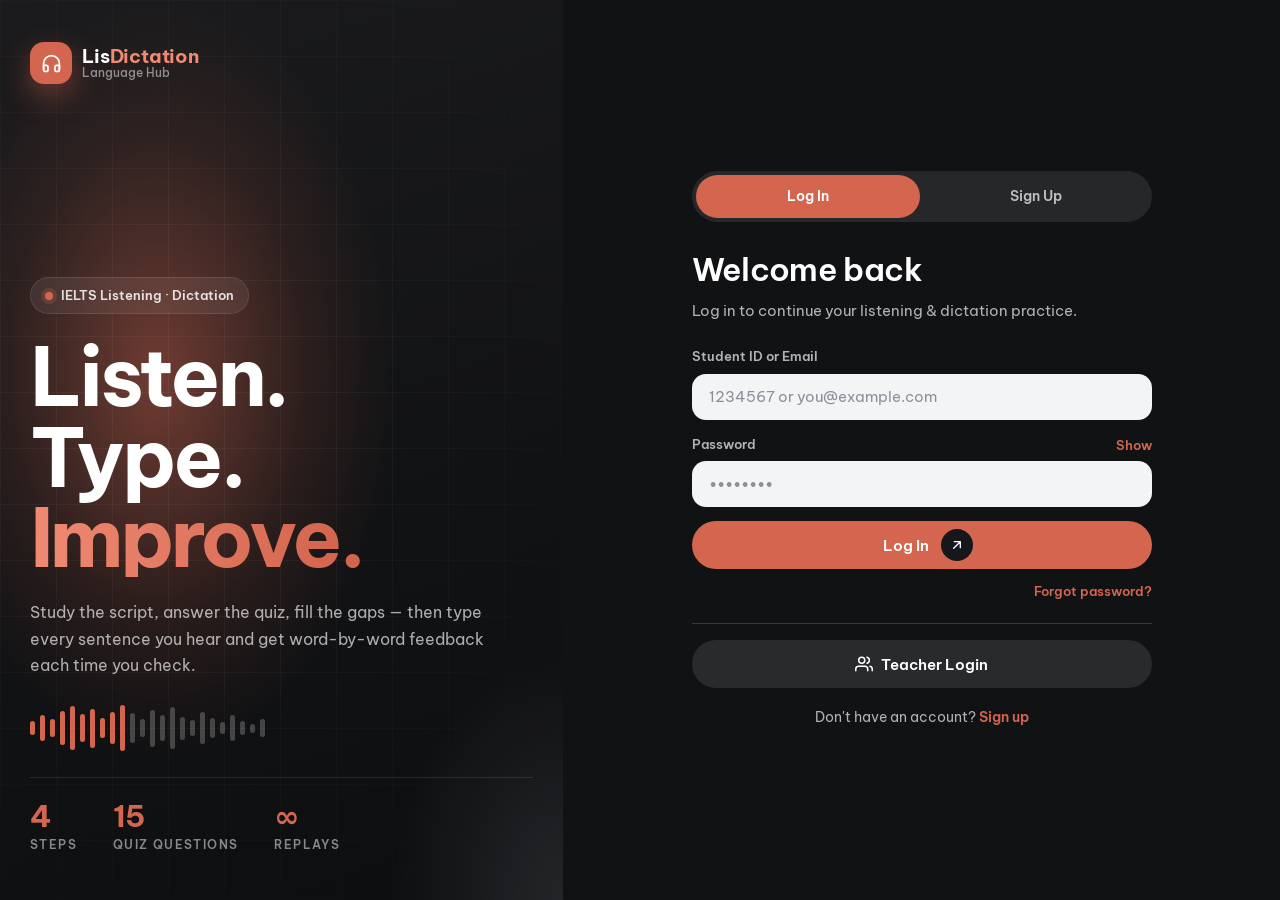
<file: index.html>
<!DOCTYPE html>
<html lang="en">
<head>
<meta charset="UTF-8">
<meta name="viewport" content="width=device-width, initial-scale=1.0">
<link rel="icon" type="image/svg+xml" href="favicon.svg?v=2">
<title>ListenDictation</title>
<link rel="stylesheet" href="ld-theme.css?v=9">
<meta http-equiv="refresh" content="0; url=login.html">
</head>
<body>
<div class="ld-auth-wrap">
  <div class="ld-auth-card" style="text-align:center">
    <div class="ld-auth-head"><span class="ld-logo"><span class="ld-mark"><i data-ic="headphones"></i></span><span class="ld-logo-name">LisDictation<small>Language Hub</small></span></span></div>
    <div class="ld-auth-title">LisDictation</div>
    <p class="ld-auth-sub">Redirecting…</p>
  </div>
</div>

<script src="ld-common.js?v=12"></script>
<script>
// index.html only exists so GitHub Pages has a root file to serve (required for directory-style URLs).
// Already logged in → go straight to the right page. Not logged in → login.html (the <meta refresh> above covers the case where JS fails).
(function () {
  if (typeof LD === 'undefined') { location.href = 'login.html'; return; }
  var s = LD.session.get();
  location.href = (s && s.user && s.user.role === 'Teacher') ? LD.TEACHER_HOME : (s && s.user ? LD.STUDENT_HOME : LD.LOGIN_PAGE);
})();
</script>
</body>
</html>
</file>
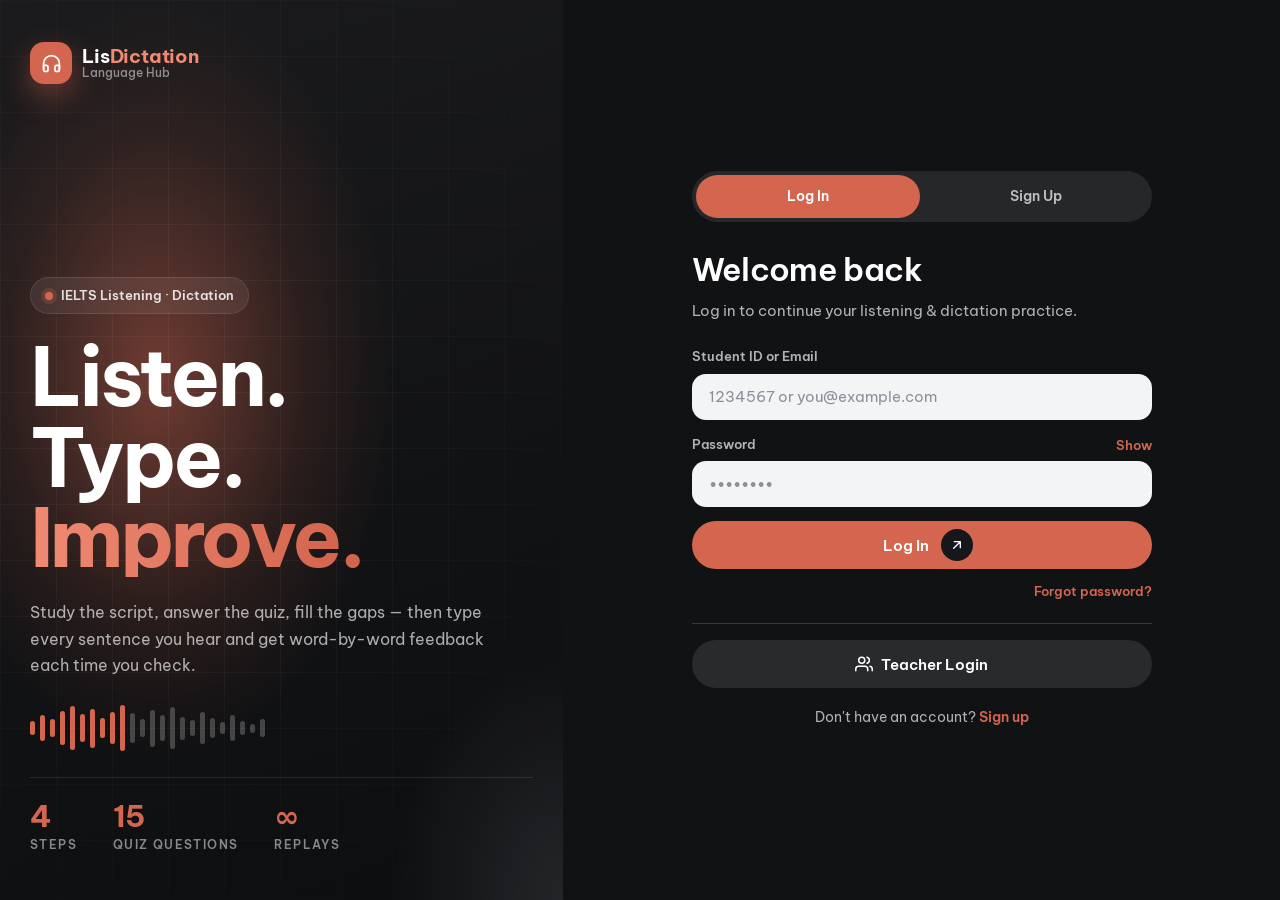
<file: login.html>
<!DOCTYPE html>
<html lang="en">
<head>
<meta charset="UTF-8">
<meta name="viewport" content="width=device-width, initial-scale=1.0">
<link rel="icon" type="image/svg+xml" href="favicon.svg?v=2">
<title>ListenDictation</title>
<link rel="stylesheet" href="ld-theme.css?v=9">
</head>
<body class="ld-login">
<div class="ld-split">
  <section class="ld-hero">
    <span class="ld-logo"><span class="ld-mark"><i data-ic="headphones"></i></span><span class="ld-logo-name">Lis<em>Dictation</em><small>Language Hub</small></span></span>
    <div class="ld-hero-body">
      <span class="ld-pill"><span class="dot"></span>IELTS Listening · Dictation</span>
      <h1><span>Listen.</span> <span>Type.</span> <span class="hl">Improve.</span></h1>
      <p>Study the script, answer the quiz, fill the gaps — then type every sentence you hear and get word-by-word feedback each time you check.</p>
      <div class="ld-wave" aria-hidden="true"><b class="on" style="--h:30%;--d:-0.00s"></b><b class="on" style="--h:55%;--d:-0.13s"></b><b class="on" style="--h:40%;--d:-0.26s"></b><b class="on" style="--h:75%;--d:-0.39s"></b><b class="on" style="--h:95%;--d:-0.52s"></b><b class="on" style="--h:60%;--d:-0.65s"></b><b class="on" style="--h:85%;--d:-0.78s"></b><b class="on" style="--h:45%;--d:-0.91s"></b><b class="on" style="--h:70%;--d:-1.04s"></b><b class="on" style="--h:100%;--d:-1.17s"></b><b style="--h:65%;--d:-1.30s"></b><b style="--h:40%;--d:-1.43s"></b><b style="--h:80%;--d:-1.56s"></b><b style="--h:55%;--d:-0.09s"></b><b style="--h:90%;--d:-0.22s"></b><b style="--h:50%;--d:-0.35s"></b><b style="--h:35%;--d:-0.48s"></b><b style="--h:70%;--d:-0.61s"></b><b style="--h:45%;--d:-0.74s"></b><b style="--h:25%;--d:-0.87s"></b><b style="--h:55%;--d:-1.00s"></b><b style="--h:30%;--d:-1.13s"></b><b style="--h:20%;--d:-1.26s"></b><b style="--h:40%;--d:-1.39s"></b></div>
      <div class="ld-stats"><div><b>4</b><span>Steps</span></div><div><b>15</b><span>Quiz questions</span></div><div><b>∞</b><span>Replays</span></div></div>
    </div>
  </section>
  <div class="ld-form-side">
  <div class="ld-auth-card">
    <div class="ld-seg"><a class="on" href="login.html">Log In</a><a href="signup.html">Sign Up</a></div>
    <div class="ld-auth-title">Welcome back</div>
    <p class="ld-auth-sub">Log in to continue your listening &amp; dictation practice.</p>

    <form id="form" autocomplete="on">
      <div class="ld-field">
        <label class="ld-label">Student ID or Email</label>
        <input class="ld-input" id="idInput" placeholder="1234567 or you@example.com" autocomplete="username">
      </div>
      <div class="ld-field">
        <div style="display:flex;justify-content:space-between;align-items:center">
          <label class="ld-label" for="pw" style="margin-bottom:0">Password</label>
          <button type="button" id="pwToggle" class="ld-link">Show</button>
        </div>
        <input class="ld-input" id="pw" type="password" placeholder="••••••••" autocomplete="current-password" style="margin-top:6px">
      </div>
      <button class="ld-btn ld-btn-primary" id="submit" type="submit" style="margin-top:6px">Log In <span class="ld-go"><i data-ic="arrowUpRight"></i></span></button>
    </form>

    <div style="text-align:right;margin-top:10px">
      <a href="#" id="forgot" class="ld-link">Forgot password?</a>
    </div>

    <div class="ld-hr"></div>
    <button class="ld-btn ld-btn-ghost" id="teacherAccess"><i data-ic="users"></i> Teacher Login</button>

    <p class="ld-alt">Don't have an account? <a href="signup.html">Sign up</a></p>
  </div>
  </div>
</div>

<!-- Teacher login modal -->
<div class="ld-modal-bg" id="teacherModal">
  <div class="ld-auth-card" style="max-width:380px">
    <div class="ld-auth-title" style="font-size:1.2rem">Teacher</div>
    <p class="ld-auth-sub">Log in with your teacher email.</p>
    <div class="ld-field"><label class="ld-label">Email</label><input class="ld-input" id="tEmail" type="email" placeholder="you@dnu.edu.vn"></div>
    <div class="ld-field"><label class="ld-label">Password</label><input class="ld-input" id="tPw" type="password" placeholder="••••••••"></div>
    <button class="ld-btn ld-btn-primary" id="tSubmit">Teacher Login</button>
    <div style="text-align:center;margin-top:12px">
      <a href="#" id="tClose" class="ld-link" style="color:var(--ld-ink-2)">Cancel</a>
    </div>
  </div>
</div>

<script src="ld-common.js?v=12"></script>
<script>
if (typeof LD === 'undefined') {
  document.body.innerHTML = '<div style="max-width:560px;margin:80px auto;padding:30px;border:2px solid #D4664F;border-radius:14px;font-family:sans-serif"><h2>⚠️ Could not load ld-common.js</h2><p><b>ld-common.js</b> and <b>ld-theme.css</b> must be in the same folder as this HTML file on GitHub Pages.</p></div>';
  throw new Error('ld-common.js not loaded');
}

// Migration: xoá session cũ còn sót lại trong localStorage (từ phiên bản trước dùng localStorage)
try { localStorage.removeItem('ld_session'); } catch(e) {}

// already logged in (trong cùng tab) — go straight to the right home page
(function () {
  var s = LD.session.get();
  if (s && s.user && s.user.role) location.href = s.user.role === 'Teacher' ? LD.TEACHER_HOME : LD.STUDENT_HOME;
})();

function togglePw(input, btn) {
  btn.onclick = function () {
    var showing = input.type === 'text';
    input.type = showing ? 'password' : 'text';
    btn.textContent = showing ? 'Show' : 'Hide';
  };
}
togglePw(document.getElementById('pw'), document.getElementById('pwToggle'));

var submitBtn = document.getElementById('submit');
document.getElementById('form').onsubmit = function (e) {
  e.preventDefault();
  var id = document.getElementById('idInput').value.trim();
  var pass = document.getElementById('pw').value;
  if (!id || !pass) { LD.toast('Please fill in all fields.', 'err'); return; }
  submitBtn.disabled = true; var orig = submitBtn.innerHTML; submitBtn.innerHTML = '<span class="ld-spin"></span>';
  LD.api('auth.login', { studentId: id, password: pass }).then(function (res) {
    if (res && res.success) {
      LD.session.set(res.sessionToken, res.user);
      location.href = res.user.role === 'Teacher' ? LD.TEACHER_HOME : LD.STUDENT_HOME;
    } else {
      LD.toast((res && res.error) || 'Login failed', 'err');
      submitBtn.disabled = false; submitBtn.innerHTML = orig;
    }
  }).catch(function () {
    LD.toast('Could not connect to the server.', 'err');
    submitBtn.disabled = false; submitBtn.innerHTML = orig;
  });
};

// teacher modal
var tm = document.getElementById('teacherModal');
document.getElementById('teacherAccess').onclick = function () { tm.classList.add('show'); };
document.getElementById('tClose').onclick = function (e) { e.preventDefault(); tm.classList.remove('show'); };
var tSubmit = document.getElementById('tSubmit');
tSubmit.onclick = function () {
  var email = document.getElementById('tEmail').value.trim();
  var pass = document.getElementById('tPw').value;
  if (!email || !pass) { LD.toast('Please enter email and password.', 'err'); return; }
  tSubmit.disabled = true; var orig = tSubmit.innerHTML; tSubmit.innerHTML = '<span class="ld-spin"></span>';
  LD.api('auth.teacherLogin', { email: email, password: pass }).then(function (res) {
    if (res && res.success) { LD.session.set(res.sessionToken, res.user); location.href = LD.TEACHER_HOME; }
    else { LD.toast((res && res.error) || 'Login failed', 'err'); tSubmit.disabled = false; tSubmit.innerHTML = orig; }
  }).catch(function () { LD.toast('Could not connect to the server.', 'err'); tSubmit.disabled = false; tSubmit.innerHTML = orig; });
};

// forgot password
document.getElementById('forgot').onclick = function (e) {
  e.preventDefault();
  var email = prompt('Enter your registered email to receive a recovery code:');
  if (!email) return;
  LD.toast('Sending code…');
  LD.api('auth.forgotPassword', { email: email.trim() }).then(function (res) {
    if (!res || !res.success) { LD.toast((res && res.error) || 'Could not send the code.', 'err', 4000); return; }
    // Bản Firebase: mật khẩu mới được gửi thẳng qua email (không cần mã)
    if (res.newPasswordSent) { LD.toast('📧 A new password has been sent to ' + email.trim() + '. Log in with it.', 'ok', 6000); return; }
    var code = prompt('Enter the 6-digit code you received (email or from your teacher):');
    if (!code) return;
    var newPass = prompt('Enter your new password:');
    if (!newPass) return;
    LD.api('auth.resetPassword', { email: email.trim(), code: code.trim(), newPassword: newPass }).then(function (r2) {
      if (r2 && r2.success) LD.toast('Password changed — please log in again.', 'ok', 4000);
      else LD.toast((r2 && r2.error) || 'Could not change the password.', 'err', 4000);
    });
  });
};
</script>
</body>
</html>
</file>
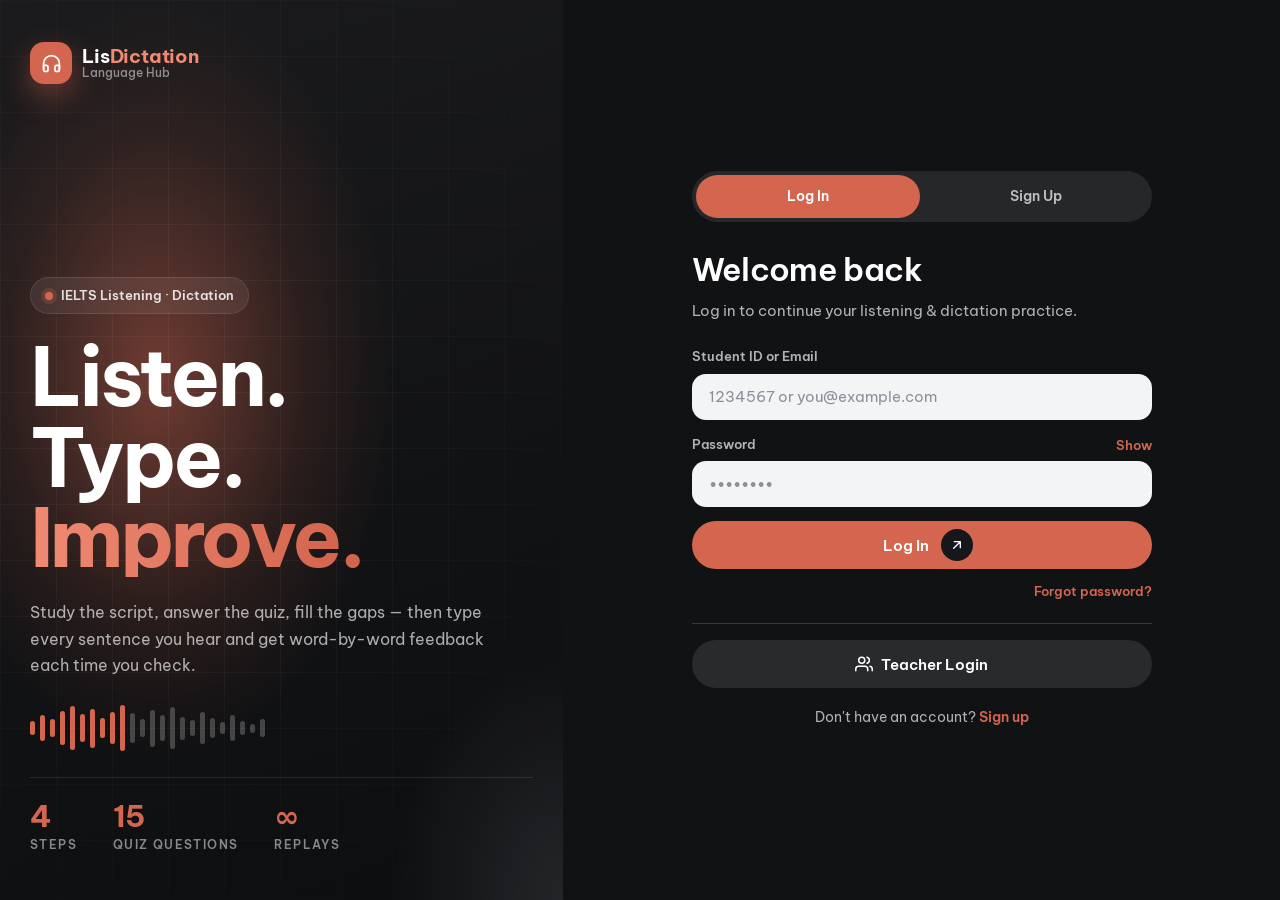
<file: review.html>
<!DOCTYPE html>
<html lang="en">
<head>
<meta charset="UTF-8">
<meta name="viewport" content="width=device-width, initial-scale=1.0">
<link rel="icon" type="image/svg+xml" href="favicon.svg?v=2">
<title>ListenDictation</title>
<link rel="stylesheet" href="ld-theme.css?v=9">
<style>
/* topbar, buttons → ld-theme.css */
.page{max-width:900px;margin:16px auto 60px;background:var(--ld-surface);border-radius:28px;padding:34px 40px}
@media(max-width:640px){.page{padding:22px 16px;margin:10px 10px 40px;border-radius:22px}}
h1{font-family:var(--font-display);font-size:clamp(1.6rem,3.6vw,2.2rem);font-weight:400;letter-spacing:-.03em;color:var(--ld-ink);line-height:1.15}
.kicker{font-size:12.5px;font-weight:600;color:var(--ld-ink-3);margin-bottom:4px}
.meta{color:var(--ld-ink-2);font-size:13px;margin:8px 0 20px}
.scores{display:grid;grid-template-columns:repeat(4,1fr);gap:10px;margin-bottom:8px;-webkit-print-color-adjust:exact;print-color-adjust:exact}
@media(max-width:520px){.scores{grid-template-columns:repeat(2,1fr)}}
.score{border-radius:20px;padding:16px 16px 14px;background:var(--ld-surface-2)}
.score:nth-child(2){background:var(--ld-slate)}
.score:nth-child(3){background:var(--ld-charcoal);color:#fff}
.score.total{background:var(--ld-accent);color:#fff}
.score .n{font-family:var(--font-display);font-size:2rem;font-weight:400;letter-spacing:-.03em;line-height:1.1}
.score .l{font-size:12px;font-weight:600;opacity:.75;margin-top:4px}
h2{display:flex;align-items:center;gap:10px;font-family:var(--font-display);font-size:1.2rem;font-weight:600;color:var(--ld-ink);margin:32px 0 12px;letter-spacing:-.01em}
h2 .num{width:30px;height:30px;border-radius:50%;background:var(--ld-ink);color:#fff;display:grid;place-items:center;font-size:13px;font-weight:700;flex:0 0 auto;-webkit-print-color-adjust:exact;print-color-adjust:exact}
.muted{color:var(--ld-ink-2);font-size:13px}
.script p,.gap p{margin:0 0 6px;line-height:1.85;font-size:15px}
.no{color:var(--ld-ink-3);font-size:12px;margin-right:4px}
table{width:100%;border-collapse:separate;border-spacing:0;font-size:13.5px;margin-top:8px}
th{text-align:left;font-size:12px;font-weight:600;color:var(--ld-ink-3);border-bottom:1px solid var(--ld-line)}
th,td{padding:8px 10px}
td{border-bottom:1px solid var(--ld-surface-2)}
.lv{display:inline-block;min-width:30px;text-align:center;font-weight:700;font-size:11px;border-radius:8px;padding:1px 6px;color:#fff;-webkit-print-color-adjust:exact;print-color-adjust:exact}
.lv-B2{background:#8B5CF6}.lv-C1{background:#EC4899}.lv-C2{background:#DC2626}
.ipa{font-family:var(--font-mono);font-size:12.5px;color:var(--ld-ink-3)}
.dist{display:flex;gap:6px;flex-wrap:wrap;margin-bottom:6px}
.dist span{font-size:12px;font-weight:600;background:var(--ld-surface-2);border-radius:100px;padding:4px 12px;color:var(--ld-ink-2)}
.q{margin:0 0 14px}
.q-title{font-weight:600}
.q.ok .q-title{color:var(--ld-ok)}.q.bad .q-title{color:var(--ld-danger)}
.q div{font-size:13.5px;margin-left:22px}
.ans-ok{color:var(--ld-ok)}.ans-bad{color:var(--ld-danger)}.expl{color:var(--ld-ink-2)}
.g-ok{color:var(--ld-ok);font-weight:800;text-decoration:underline;text-underline-offset:3px}
.g-bad{color:var(--ld-danger);font-weight:800;text-decoration:line-through}
.dict{margin:0 0 14px}
.dict .h{font-weight:600}
.dict.ok .h{color:var(--ld-ok)}.dict.bad .h{color:var(--ld-danger)}
.dict div{font-size:13.5px;margin-left:22px;line-height:1.7}
.try-n{display:inline-block;min-width:44px;text-align:center;font-size:11px;font-weight:700;border-radius:100px;padding:0 8px;margin-right:8px;background:var(--ld-danger-lt);color:var(--ld-danger);-webkit-print-color-adjust:exact;print-color-adjust:exact}
.try-n.ok{background:var(--ld-ok-lt);color:var(--ld-ok)}
.d-ok{color:var(--ld-ok)}.d-sub{color:var(--ld-danger);text-decoration:line-through}.d-fix{color:var(--ld-ok);font-weight:800;text-decoration:underline}
.d-miss{color:var(--ld-warn);font-weight:800}.d-extra{color:var(--ld-danger);text-decoration:line-through;opacity:.8}
.center{text-align:center;padding:60px 20px;color:var(--ld-ink-2)}
@media print{
  .topbar{display:none}
  body{background:#fff}
  .page{border:none;box-shadow:none;margin:0;padding:0;max-width:none}
  h2{break-after:avoid}
  .q,.dict,tr{break-inside:avoid}
}
</style>
</head>
<body>
<div class="topbar" style="max-width:900px">
  <span class="ld-logo"><span class="ld-mark"><i data-ic="report"></i></span><span class="ld-logo-name">Report<small>LisDictation</small></span></span>
  <div class="topbar-right">
    <button class="topbar-btn" onclick="window.print()"><i data-ic="print"></i><span class="tb-hide-sm">Print / PDF</span></button>
    <a class="topbar-btn" id="back" href="student.html" style="text-decoration:none"><i data-ic="arrowLeft"></i>Back</a>
  </div>
</div>
<div class="page" id="page"><div class="center"><span class="spinner"></span> Loading…</div></div>

<script src="ld-common.js?v=12"></script>
<script>
(function () {
  var s = LD.session.require();
  if (!s) return;
  var isTeacher = s.user.role === 'Teacher';
  document.getElementById('back').href = isTeacher ? 'teacher.html' : 'student.html';
  var id = new URLSearchParams(location.search).get('session');
  if (!id) { show('<div class="center">Missing session.</div>'); return; }
  LD.api(isTeacher ? 'teacher.getSessionDetail' : 'student.resumeSession', { sessionId: id }).then(function (r) {
    if (!r || !r.success) { show('<div class="center">' + LD.esc((r && r.error) || 'Could not load this report.') + '</div>'); return; }
    render(r.data);
  }).catch(function () { show('<div class="center">Could not connect to the server.</div>'); });
})();

function show(html) { document.getElementById('page').innerHTML = html; }
function pct(v) { return v === '' || v == null ? '—' : v === 'skipped' ? 'Skipped' : v + '%'; }

function render(d) {
  var e = LD.esc, sentences = d.CorrectedScriptJSON || [];
  document.title = (d.BookTestPart || 'Report') + ' · ' + (d.StudentName || '') + ' · ListenDictation';
  var html = '<div class="kicker">LisDictation · Session report</div><h1>' + e(d.BookTestPart || 'Session') + '</h1>' +
    '<div class="meta">' + e(d.StudentName || '') + (d.StudentID ? ' (' + e(d.StudentID) + ')' : '') + ' · ' + e(d.ClassName || '') +
    (d.EndTime ? ' · Completed ' + e(LD.fmtDate(d.EndTime)) : '') + (d.DurationMin !== '' && d.DurationMin != null ? ' · ' + e(LD.fmtDuration(d.DurationMin)) : '') + '</div>' +
    '<div class="scores">' + [['Quiz', d.QuizScore], ['Gap-fill', d.GapFillScore], ['Dictation', d.DictationAccuracy], ['Total', d.TotalScore]].map(function (x, i) {
      return '<div class="score' + (i === 3 ? ' total' : '') + '"><div class="n">' + pct(x[1]) + '</div><div class="l">' + x[0] + '</div></div>';
    }).join('') + '</div>';

  if (!sentences.length) {
    // Bài cũ của bản Google Sheet đã bị dọn chi tiết: còn link Google Doc thì mở Doc
    var doc = /^https?:/.test(d.DocURL || '') ? d.DocURL : '';
    show(html + '<div class="center">' + (doc
      ? 'This older session was archived to Google Docs.<br><br><a class="btn btn-primary" style="text-decoration:none" href="' + e(doc) + '" target="_blank" rel="noopener">' + LD.icon('external') + 'Open Google Doc</a>'
      : 'The detailed answers of this session are not available.') + '</div>');
    return;
  }

  // 1. Script
  html += '<h2><span class="num">1</span>Listening Script</h2><div class="script">' +
    sentences.map(function (t, i) { return '<p><span class="no">' + (i + 1) + '.</span>' + e(t) + '</p>'; }).join('') + '</div>';

  // 2. Word levels
  var cefr = d.CEFRJSON || {}, counts = cefr.counts || {}, tot = cefr.total || 0, byLevel = cefr.byLevel || {}, gloss = cefr.gloss || {};
  html += '<h2><span class="num">2</span>Word Levels (CEFR)</h2>';
  if (tot) html += '<div class="dist">' + ['A1', 'A2', 'B1', 'B2', 'C1', 'C2'].map(function (lv) {
    return '<span><b>' + lv + '</b> ' + (counts[lv] || 0) + ' · ' + Math.round((counts[lv] || 0) / tot * 100) + '%</span>';
  }).join('') + '<span>' + tot + ' words</span></div>';
  var vocab = [];
  ['C2', 'C1', 'B2'].forEach(function (lv) { (byLevel[lv] || []).forEach(function (w) { var g = gloss[String(w).toLowerCase()] || {}; vocab.push([lv, w, g.ipa || '', g.vi || '']); }); });
  html += vocab.length
    ? '<table><thead><tr><th>Level</th><th>Word</th><th>IPA</th><th>Nghĩa (VI)</th></tr></thead><tbody>' + vocab.map(function (v) {
        return '<tr><td><span class="lv lv-' + v[0] + '">' + v[0] + '</span></td><td><b>' + e(v[1]) + '</b></td><td class="ipa">' + e(v[2]) + '</td><td>' + e(v[3]) + '</td></tr>';
      }).join('') + '</tbody></table>'
    : '<div class="muted">No B2+ words in this script.</div>';

  // 3. Collocations
  var col = d.CollocationJSON || [];
  html += '<h2><span class="num">3</span>Phrases &amp; Collocations</h2>' + (col.length
    ? '<table><thead><tr><th>Phrase</th><th>Nghĩa (VI)</th></tr></thead><tbody>' + col.map(function (c) {
        return '<tr><td><b>' + e(c.en || c[0] || '') + '</b></td><td>' + e(c.vi || c[1] || '') + '</td></tr>';
      }).join('') + '</tbody></table>'
    : '<div class="muted">—</div>');

  // 4. Quiz
  var qz = d.QuizJSON || {}, qs = qz.questions || [], qa = qz.answers || [];
  html += '<h2><span class="num">4</span>Quiz Review</h2>' + (qs.length ? qs.map(function (q, i) {
    var chosen = qa[i], ok = chosen === q.a, o = q.o || [];
    return '<div class="q ' + (ok ? 'ok' : 'bad') + '"><div class="q-title" style="margin-left:0">' + (ok ? '✓ ' : '✗ ') + (i + 1) + '. [' + (q.type === 'content' ? 'Content' : 'Vocab') + '] ' + e(q.q) + '</div>' +
      (ok ? '' : '<div class="ans-bad">Bạn chọn: ' + e(o[chosen] != null ? o[chosen] : '—') + '</div>') +
      '<div class="ans-ok">Đáp án: ' + e(o[q.a] != null ? o[q.a] : '—') + '</div>' +
      (q.e ? '<div class="expl">' + e(q.e) + '</div>' : '') + '</div>';
  }).join('') : '<div class="muted">—</div>');

  // 5. Gap-fill: toàn bộ script; đúng lần đầu = xanh gạch dưới; sai = gạch ngang đỏ + từ đúng xanh
  var ga = ((d.GapFillJSON || {}).answers) || [], blanks = {};
  ga.forEach(function (a) { (blanks[a.sentenceIdx] = blanks[a.sentenceIdx] || {})[a.wordIdx] = a; });
  var wrong = ga.filter(function (a) { return !a.firstTryCorrect; }).length;
  html += '<h2><span class="num">5</span>Gap-fill Review</h2><div class="muted">Correct on the first try: <b>' + (ga.length - wrong) + '/' + ga.length + '</b></div><div class="gap">' +
    sentences.map(function (sent, si) {
      var bs = blanks[si] || {};
      return '<p><span class="no">' + (si + 1) + '.</span>' + String(sent).split(/(\s+)/).map(function (tok, wi) {
        var b = bs[wi];
        if (!b) return e(tok);
        var m = tok.match(/^([^A-Za-z0-9']*)(.*?)([^A-Za-z0-9']*)$/), core = m[2] || b.actual;
        var given = b.firstTryGiven != null ? b.firstTryGiven : b.given;
        return e(m[1]) + (b.firstTryCorrect ? '' : '<span class="g-bad">' + e(given || '(blank)') + '</span> ') + '<span class="g-ok">' + e(core) + '</span>' + e(m[3]);
      }).join('') + '</p>';
    }).join('') + '</div>';

  // 6. Dictation (so khớp theo dãy từ — LD.alignWords)
  var da = ((d.DictationJSON || {}).answers) || [];
  var dline = function (t, typed) {
    return LD.alignWords(t, typed).ops.map(function (o) {
      if (o.op === 'ok') return '<span class="d-ok">' + e(o.t) + '</span>';
      if (o.op === 'miss') return '<span class="d-miss" title="missing">[' + e(o.t) + ']</span>';
      if (o.op === 'extra') return '<span class="d-extra" title="extra">' + e(o.y) + '</span>';
      return '<span class="d-sub">' + e(o.y) + '</span> <span class="d-fix">' + e(o.t) + '</span>';
    }).join(' ');
  };
  html += '<h2><span class="num">6</span>Dictation Review</h2>' + sentences.map(function (t, i) {
    var a = da[i] || {}, typed = a.typed || '', al = LD.alignWords(t, typed);
    // Các lần bấm Check bị sai, theo thứ tự → rồi câu cuối cùng
    var wrong = LD.dictWrongBeforeFinal(a, al.allCorrect);
    return '<div class="dict ' + (al.allCorrect ? 'ok' : 'bad') + '"><div class="h" style="margin-left:0">' + (al.allCorrect ? '✓ ' : '✗ ') + 'Câu ' + (i + 1) + ' — ' + al.correct + '/' + al.total + ' từ' +
      (wrong.length ? ' · ' + (wrong.length + 1) + ' lần' : '') + '</div>' +
      wrong.map(function (w, k) { return '<div class="try"><span class="try-n">Lần ' + (k + 1) + '</span>' + dline(t, w) + '</div>'; }).join('') +
      (al.allCorrect ? '<div>' + (wrong.length ? '<span class="try-n ok">Đúng</span>' : '') + e(t) + '</div>'
                     : '<div>' + (wrong.length ? '<span class="try-n">Cuối</span>' : '') + dline(t, typed) + '</div><div class="muted">Target: ' + e(t) + '</div>') + '</div>';
  }).join('');

  show(html);
}
</script>
</body>
</html>
</file>
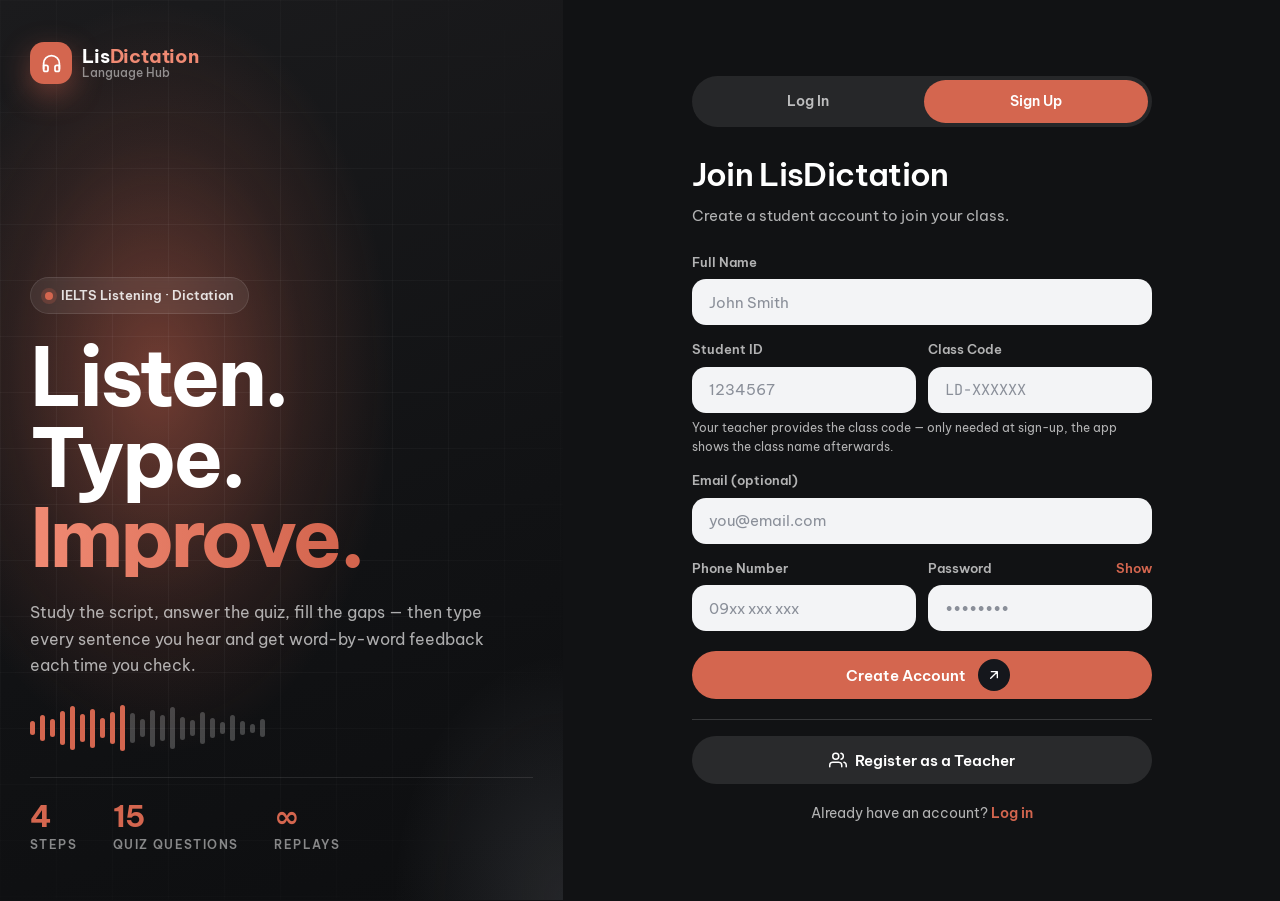
<file: signup.html>
<!DOCTYPE html>
<html lang="en">
<head>
<meta charset="UTF-8">
<meta name="viewport" content="width=device-width, initial-scale=1.0">
<link rel="icon" type="image/svg+xml" href="favicon.svg?v=2">
<title>ListenDictation</title>
<link rel="stylesheet" href="ld-theme.css?v=9">
</head>
<body class="ld-signup">
<div class="ld-split">
  <section class="ld-hero">
    <span class="ld-logo"><span class="ld-mark"><i data-ic="headphones"></i></span><span class="ld-logo-name">Lis<em>Dictation</em><small>Language Hub</small></span></span>
    <div class="ld-hero-body">
      <span class="ld-pill"><span class="dot"></span>IELTS Listening · Dictation</span>
      <h1><span>Listen.</span> <span>Type.</span> <span class="hl">Improve.</span></h1>
      <p>Study the script, answer the quiz, fill the gaps — then type every sentence you hear and get word-by-word feedback each time you check.</p>
      <div class="ld-wave" aria-hidden="true"><b class="on" style="--h:30%;--d:-0.00s"></b><b class="on" style="--h:55%;--d:-0.13s"></b><b class="on" style="--h:40%;--d:-0.26s"></b><b class="on" style="--h:75%;--d:-0.39s"></b><b class="on" style="--h:95%;--d:-0.52s"></b><b class="on" style="--h:60%;--d:-0.65s"></b><b class="on" style="--h:85%;--d:-0.78s"></b><b class="on" style="--h:45%;--d:-0.91s"></b><b class="on" style="--h:70%;--d:-1.04s"></b><b class="on" style="--h:100%;--d:-1.17s"></b><b style="--h:65%;--d:-1.30s"></b><b style="--h:40%;--d:-1.43s"></b><b style="--h:80%;--d:-1.56s"></b><b style="--h:55%;--d:-0.09s"></b><b style="--h:90%;--d:-0.22s"></b><b style="--h:50%;--d:-0.35s"></b><b style="--h:35%;--d:-0.48s"></b><b style="--h:70%;--d:-0.61s"></b><b style="--h:45%;--d:-0.74s"></b><b style="--h:25%;--d:-0.87s"></b><b style="--h:55%;--d:-1.00s"></b><b style="--h:30%;--d:-1.13s"></b><b style="--h:20%;--d:-1.26s"></b><b style="--h:40%;--d:-1.39s"></b></div>
      <div class="ld-stats"><div><b>4</b><span>Steps</span></div><div><b>15</b><span>Quiz questions</span></div><div><b>∞</b><span>Replays</span></div></div>
    </div>
  </section>
  <div class="ld-form-side">
  <div class="ld-auth-card">
    <div class="ld-seg"><a href="login.html">Log In</a><a class="on" href="signup.html">Sign Up</a></div>
    <div class="ld-auth-title">Join LisDictation</div>
    <p class="ld-auth-sub">Create a student account to join your class.</p>

    <form id="form" autocomplete="on">
      <div class="ld-field"><label class="ld-label">Full Name</label><input class="ld-input" id="name" placeholder="John Smith"></div>
      <div class="ld-row">
        <div class="ld-field"><label class="ld-label">Student ID</label><input class="ld-input" id="studentId" placeholder="1234567"></div>
        <div class="ld-field">
          <label class="ld-label">Class Code</label>
          <input class="ld-input" id="classId" placeholder="LD-XXXXXX" style="text-transform:uppercase;font-family:var(--font-mono)">
        </div>
      </div>
      <div class="ld-hint" style="margin-top:-8px;margin-bottom:14px">Your teacher provides the class code — only needed at sign-up, the app shows the class name afterwards.</div>
      <div class="ld-field"><label class="ld-label">Email (optional)</label><input class="ld-input" id="email" type="email" placeholder="you@email.com"></div>
      <div class="ld-row">
        <div class="ld-field"><label class="ld-label">Phone Number</label><input class="ld-input" id="phone" placeholder="09xx xxx xxx"></div>
        <div class="ld-field">
          <div style="display:flex;justify-content:space-between;align-items:center">
            <label class="ld-label" style="margin-bottom:0">Password</label>
            <button type="button" id="pwToggle" class="ld-link">Show</button>
          </div>
          <input class="ld-input" id="pw" type="password" placeholder="••••••••" autocomplete="new-password" style="margin-top:6px">
        </div>
      </div>
      <button class="ld-btn ld-btn-primary" id="submit" type="submit" style="margin-top:6px">Create Account <span class="ld-go"><i data-ic="arrowUpRight"></i></span></button>
    </form>

    <div class="ld-hr"></div>
    <button class="ld-btn ld-btn-ghost" id="teacherReg"><i data-ic="users"></i> Register as a Teacher</button>

    <p class="ld-alt">Already have an account? <a href="login.html">Log in</a></p>
  </div>
  </div>
</div>

<div class="ld-modal-bg" id="teacherModal">
  <div class="ld-auth-card" style="max-width:400px">
    <div class="ld-auth-title" style="font-size:1.2rem">Teacher Registration</div>
    <div class="ld-field"><label class="ld-label">Full Name</label><input class="ld-input" id="tName" placeholder="Dr. Jane Smith"></div>
    <div class="ld-field"><label class="ld-label">Email</label><input class="ld-input" id="tEmail" type="email" placeholder="you@dnu.edu.vn"></div>
    <div class="ld-field"><label class="ld-label">Phone Number</label><input class="ld-input" id="tPhone" placeholder="09xx"></div>
    <div class="ld-field"><label class="ld-label">Password</label><input class="ld-input" id="tPw" type="password" placeholder="••••••••"></div>
    <button class="ld-btn ld-btn-primary" id="tSubmit">Create Teacher Account</button>
    <div style="text-align:center;margin-top:12px"><a href="#" id="tClose" class="ld-link" style="color:var(--ld-ink-2)">Cancel</a></div>
  </div>
</div>

<script src="ld-common.js?v=12"></script>
<script>
if (typeof LD === 'undefined') { document.body.innerHTML = '<div style="max-width:560px;margin:80px auto;padding:30px;border:2px solid #D4664F;border-radius:14px;font-family:sans-serif"><h2>Could not load ld-common.js</h2></div>'; throw new Error('no LD'); }

function val(id) { return document.getElementById(id).value.trim(); }
function togglePw(input, btn) { btn.onclick = function () { var showing = input.type === 'text'; input.type = showing ? 'password' : 'text'; btn.textContent = showing ? 'Show' : 'Hide'; }; }
togglePw(document.getElementById('pw'), document.getElementById('pwToggle'));

var submitBtn = document.getElementById('submit');
document.getElementById('form').onsubmit = function (e) {
  e.preventDefault();
  var name = val('name'), sid = val('studentId'), classId = val('classId').toUpperCase();
  var pass = document.getElementById('pw').value, email = val('email'), phone = val('phone');
  if (!name || !sid || !pass) { LD.toast('Enter your full name, student ID and password.', 'err'); return; }
  if (!classId) { LD.toast('Enter the class code provided by your teacher.', 'err'); return; }
  submitBtn.disabled = true; var orig = submitBtn.innerHTML; submitBtn.innerHTML = '<span class="ld-spin"></span>';
  LD.api('auth.register', { studentId: sid, fullName: name, classId: classId, password: pass, email: email, phone: phone })
    .then(function (res) {
      if (res && res.success) {
        LD.toast(res.message || 'Account created successfully', 'ok');
        setTimeout(function () { location.href = 'login.html'; }, 900);
      } else {
        LD.toast((res && res.error) || 'Sign-up failed', 'err');
        submitBtn.disabled = false; submitBtn.innerHTML = orig;
      }
    }).catch(function () {
      LD.toast('Could not connect to the server.', 'err');
      submitBtn.disabled = false; submitBtn.innerHTML = orig;
    });
};

var tm = document.getElementById('teacherModal');
document.getElementById('teacherReg').onclick = function () { tm.classList.add('show'); };
document.getElementById('tClose').onclick = function (e) { e.preventDefault(); tm.classList.remove('show'); };
var tSubmit = document.getElementById('tSubmit');
tSubmit.onclick = function () {
  var name = val('tName'), email = val('tEmail'), phone = val('tPhone'), pass = document.getElementById('tPw').value;
  if (!name || !email || !pass) { LD.toast('Enter your full name, email and password.', 'err'); return; }
  tSubmit.disabled = true; var orig = tSubmit.innerHTML; tSubmit.innerHTML = '<span class="ld-spin"></span>';
  LD.api('auth.registerTeacher', { fullName: name, email: email, phone: phone, password: pass }).then(function (res) {
    if (res && res.success) { LD.toast('Teacher account created successfully', 'ok'); setTimeout(function () { location.href = 'login.html'; }, 900); }
    else { LD.toast((res && res.error) || 'Sign-up failed', 'err'); tSubmit.disabled = false; tSubmit.innerHTML = orig; }
  }).catch(function () { LD.toast('Could not connect to the server.', 'err'); tSubmit.disabled = false; tSubmit.innerHTML = orig; });
};
</script>
</body>
</html>
</file>
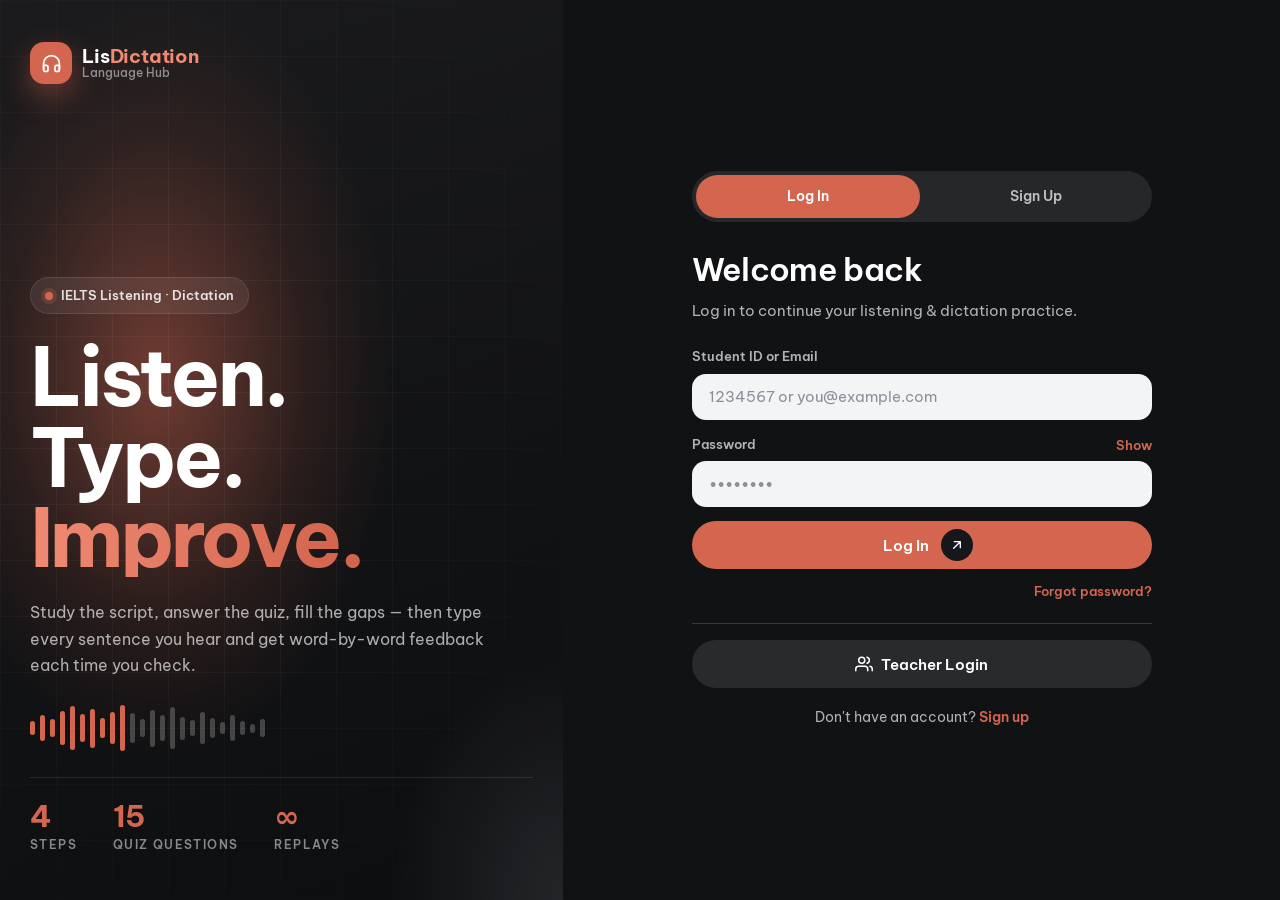
<file: student.html>
<!DOCTYPE html>
<html lang="en">
<head>
<meta charset="UTF-8">
<meta name="viewport" content="width=device-width, initial-scale=1.0">
<link rel="icon" type="image/svg+xml" href="favicon.svg?v=2">
<title>ListenDictation</title>
<link rel="stylesheet" href="ld-theme.css?v=9">
<!-- cefr-dict.js: copy this file as-is from the omni-practice repo (ReadWise), same filename.
     It provides the global function cefrOf(word) → {level, pos, lemma}. Without it, the
     CEFR% on the Study screen will show every word as "Unknown" (app still runs fine). -->
<script src="cefr-dict.js?v=2" onerror="console.warn('cefr-dict.js missing — CEFR% will be inaccurate')"></script>
<style>
/* shared chrome, cards, buttons, forms, tables → ld-theme.css */
.screen{display:none;flex-direction:column;min-height:100vh}
.screen.active{display:flex}
.key-widget{display:flex;flex-direction:column;gap:8px;margin-bottom:12px;background:var(--ld-surface-2);border-radius:18px;padding:12px 14px}
.key-row{display:flex;align-items:center;gap:8px;flex-wrap:wrap}
.key-name{font-size:.78rem;font-weight:600;color:var(--ld-ink-2);white-space:nowrap;display:inline-flex;align-items:center;gap:6px;min-width:96px}
.key-row input{flex:1;min-width:140px;padding:8px 14px;border:1.5px solid transparent;border-radius:var(--radius-pill);font-size:.82rem;font-family:var(--font-mono);outline:none;background:#fff}
.key-row input:focus{border-color:var(--ld-accent)}
.key-status{font-size:.72rem;font-weight:600;white-space:nowrap;color:var(--ld-ink-3)}
.key-row a{font-size:.74rem;color:var(--ld-accent);font-weight:600;white-space:nowrap;text-decoration:none}
.key-note{font-size:.74rem;color:var(--ld-ink-3)}

/* ── setup ── */
.setup-grid{display:grid;grid-template-columns:1fr 360px;gap:16px;align-items:start}
@media(max-width:960px){.setup-grid{grid-template-columns:1fr}}
/* ── setup: 2 ô bên phải (History, Peers) ── */
.hero-side{display:flex;flex-direction:column;gap:16px}
.hero-side .tile{flex:1;min-height:0;padding-bottom:64px}
.tile-plain{background:var(--ld-surface);color:var(--ld-ink)}
.tile-plain .tile-sub{color:var(--ld-ink-2);opacity:1}
/* ── peers ── */
.peer-note{font-size:13px;margin:-4px 0 14px}
.peer-kpis{display:grid;grid-template-columns:repeat(2,minmax(0,1fr));gap:10px;max-width:560px}
.peer-kpi{background:var(--ld-surface-2);border-radius:16px;padding:12px 14px}
.peer-kpi .k-l{font-size:12px;font-weight:600;color:var(--ld-ink-3)}
.peer-kpi .k-v{font-size:1.5rem;font-weight:600;letter-spacing:-.02em;color:var(--ld-ink);line-height:1.25;margin-top:2px;font-variant-numeric:tabular-nums}
.peer-kpi .k-s{font-size:12px;color:var(--ld-ink-2)}
.peer-acc{padding:6px 10px}
.peer-acc-h{position:relative;display:flex;align-items:center;gap:6px 10px;width:100%;background:none;border:none;font-family:var(--font-body);color:var(--ld-ink);cursor:pointer;text-align:left;padding:12px 40px 12px 10px;border-radius:14px;flex-wrap:wrap}
.peer-acc-h:hover{background:var(--ld-surface-2)}
.peer-acc-t{font-weight:600;font-size:14.5px;display:inline-flex;align-items:center;gap:8px;flex:1;min-width:160px}
.peer-acc-m{font-size:12px;color:var(--ld-ink-3);white-space:nowrap}
.peer-chev{position:absolute;right:16px;top:50%;width:8px;height:8px;margin-top:-6px;border-right:2px solid var(--ld-ink-3);border-bottom:2px solid var(--ld-ink-3);transform:rotate(45deg);transition:transform .15s}
.peer-chev.open{transform:rotate(-135deg);margin-top:-2px}
.peer-acc-b{padding:4px 10px 14px}
.peer-accs{display:flex;flex-direction:column}
.peer-acc-i + .peer-acc-i{border-top:1px solid var(--ld-surface-2)}
.peer-b-ok{background:var(--ld-ok-lt);color:var(--ld-ok)}
.peer-b-no{background:var(--ld-surface-2);color:var(--ld-ink-2)}
.peer-none{font-size:13px;margin:4px 0}
.peer-h{font-size:14px;font-weight:600;margin:0 0 10px;color:var(--ld-ink);display:flex;align-items:center;gap:8px}
.peer-h .muted{font-weight:500;font-size:12px;margin-left:auto}
.peer-list{list-style:none;margin:0;padding:0;display:flex;flex-direction:column;gap:2px;max-width:640px}
.peer-row{display:flex;align-items:center;gap:10px;padding:6px 8px;border-radius:12px;font-size:13.5px}
.peer-row.me{background:var(--ld-accent-lt);font-weight:600}
.peer-gap{font-size:12px;color:var(--ld-ink-3);padding:0 8px 0 46px;line-height:1}
.peer-rank{width:28px;height:28px;border-radius:50%;background:var(--ld-surface-2);display:grid;place-items:center;font-size:12px;font-weight:700;color:var(--ld-ink-2);flex-shrink:0;font-variant-numeric:tabular-nums}
.peer-rank.r1{background:var(--ld-warn-lt);color:#8A5A00}
.peer-rank.r2{background:var(--ld-slate-lt);color:var(--ld-ink)}
.peer-rank.r3{background:var(--ld-accent-lt);color:var(--ld-accent-dk)}
.peer-row.me .peer-rank{background:var(--ld-accent);color:#fff}
.peer-name{flex:1;min-width:0;overflow:hidden;text-overflow:ellipsis;white-space:nowrap}
.peer-you{font-size:10px;font-weight:700;background:var(--ld-accent);color:#fff;border-radius:100px;padding:1px 7px;margin-left:6px;vertical-align:1px}
.peer-n{font-weight:700;color:var(--ld-ink);font-variant-numeric:tabular-nums;white-space:nowrap}
.peer-last{font-size:11.5px;color:var(--ld-ink-3);white-space:nowrap;min-width:44px;text-align:right}
.peer-more{margin-top:8px;width:100%;max-width:640px}
.peer-ex-stats{display:grid;grid-template-columns:repeat(3,minmax(0,1fr));gap:8px;margin:0 0 10px;max-width:520px}
.peer-ex-stats div{background:var(--ld-surface-2);border-radius:12px;padding:8px;text-align:center}
.peer-ex-stats b{display:block;font-size:1.2rem;font-weight:600;color:var(--ld-ink);font-variant-numeric:tabular-nums}
.peer-ex-stats span{font-size:11px;color:var(--ld-ink-3);font-weight:600}
.peer-empty{text-align:center;padding:28px 12px;color:var(--ld-ink-2);font-size:13.5px}
/* ── study: dùng hết chiều ngang màn hình ── */
.screen.full .wrap{max-width:none;padding-left:24px;padding-right:24px}
.screen.full .topbar{max-width:none;width:calc(100% - 48px)}
@media(max-width:640px){.screen.full .wrap{padding:14px 10px 60px}.screen.full .topbar{width:calc(100% - 20px)}}
.study-grid{display:grid;grid-template-columns:minmax(0,1fr) minmax(300px,26%);gap:16px;margin-bottom:16px}
.study-grid > .card{margin-bottom:0}
.study-side{position:relative}
.study-side > .card{position:absolute;inset:0;margin:0;display:flex;flex-direction:column}
.study-side #colloc-list{flex:1;min-height:0;overflow-y:auto;margin-right:-8px;padding-right:8px}
.study-side #colloc-list.more{-webkit-mask-image:linear-gradient(to bottom,#000 calc(100% - 40px),transparent);mask-image:linear-gradient(to bottom,#000 calc(100% - 40px),transparent)}
@media(max-width:960px){.study-grid{grid-template-columns:minmax(0,1fr)}.study-side > .card{position:static}.study-side #colloc-list{max-height:420px}}
.split-list{display:flex;flex-direction:column;gap:6px;max-height:340px;overflow-y:auto;margin-top:12px}
.split-item{display:flex;gap:10px;align-items:flex-start;padding:9px 12px;border-radius:14px;background:var(--ld-surface-2);font-size:13px;line-height:1.5}
.split-item .sno{flex-shrink:0;width:22px;height:22px;border-radius:50%;background:var(--ld-ink);color:#fff;font-size:11px;font-weight:700;display:flex;align-items:center;justify-content:center;margin-top:0}
.pct-bar-row{display:flex;align-items:center;gap:10px;margin-bottom:8px}
.pct-bar-outer{flex:1;height:10px;background:var(--ld-surface-2);border-radius:999px;overflow:hidden}
.pct-bar-fill{height:100%;border-radius:999px}
.lv-A1{background:#0EA5E9}.lv-A2{background:#10B981}.lv-B1{background:#3B82F6}.lv-B2{background:#8B5CF6}.lv-C1{background:#EC4899}.lv-C2{background:#DC2626}
.study-hint{margin-top:12px;font-size:12px}
/* ── Text Profile ── */
.tp{--tp-tok:#D4664F;--tp-typ:#4F6BD8}
.tp-kpis{display:grid;grid-template-columns:repeat(4,minmax(0,1fr));gap:10px;margin-bottom:16px}
@media(max-width:760px){.tp-kpis{grid-template-columns:repeat(2,minmax(0,1fr))}}
.tp-tile{background:var(--ld-surface-2);border-radius:16px;padding:12px 14px}
.tp-label{font-size:12px;font-weight:600;color:var(--ld-ink-3)}
.tp-value{font-size:1.5rem;font-weight:600;letter-spacing:-.02em;color:var(--ld-ink);line-height:1.25;margin-top:2px}
.tp-sub{font-size:12px;color:var(--ld-ink-2)}
.tp-grid{display:grid;grid-template-columns:minmax(0,1.3fr) minmax(0,1fr);gap:20px}
@media(max-width:1100px){.tp-grid{grid-template-columns:minmax(0,1fr)}}
.tp-h{font-size:14px;font-weight:600;margin:0 0 8px;color:var(--ld-ink)}
.tp-legend{display:flex;gap:14px;flex-wrap:wrap;font-size:12px;color:var(--ld-ink-2);margin-bottom:8px}
.tp-legend span{display:inline-flex;align-items:center;gap:6px}
.tp-key{width:12px;height:12px;border-radius:3px;display:inline-block}
.tp-key.tok,.tp-bar.tok,.tp-line.tok{background:var(--tp-tok)}
.tp-key.typ,.tp-bar.typ,.tp-line.typ{background:var(--tp-typ)}
.tp-chart{position:relative;display:flex;gap:6px;height:220px;padding-bottom:24px}
.tp-yaxis{display:flex;flex-direction:column;justify-content:space-between;font-size:11px;color:var(--ld-ink-3);font-variant-numeric:tabular-nums;text-align:right;min-width:30px;margin:-6px 0 -6px}
.tp-plot{position:relative;flex:1;display:flex;align-items:stretch;border-bottom:1px solid var(--ld-line)}
.tp-grid-line{position:absolute;left:0;right:0;height:1px;background:var(--ld-surface-2)}
.tp-group{position:relative;flex:1;display:flex;flex-direction:column;align-items:center;outline:none;border-radius:8px;cursor:default}
.tp-group.hot,.tp-group:focus-visible{background:rgba(21,23,28,.04)}
.tp-bars{flex:1;width:100%;display:flex;align-items:flex-end;justify-content:center;gap:2px}
.tp-bar{position:relative;width:min(40%,22px);border-radius:4px 4px 0 0;min-height:1px}
.tp-cap{position:absolute;bottom:100%;left:50%;transform:translateX(-50%);margin-bottom:3px;font-size:11px;font-weight:600;color:var(--ld-ink-2);white-space:nowrap}
.tp-x{position:absolute;bottom:-22px;font-size:12px;font-weight:600;color:var(--ld-ink-2);white-space:nowrap}
.tp-tip{position:absolute;top:0;width:180px;pointer-events:none;opacity:0;transition:opacity .12s;background:var(--ld-surface);border:1px solid var(--ld-line);border-radius:12px;box-shadow:var(--shadow-md);padding:8px 10px;font-size:12px;z-index:3}
.tp-tip.on{opacity:1}
.tp-tip-h{font-weight:600;color:var(--ld-ink-2);margin-bottom:4px}
.tp-tip-row{display:flex;align-items:center;gap:6px;color:var(--ld-ink-2)}
.tp-tip-row b{color:var(--ld-ink);min-width:34px}
.tp-line{width:12px;height:3px;border-radius:2px;display:inline-block}
.tp-table{margin-top:10px;font-size:12.5px}
.tp-table summary{cursor:pointer;color:var(--ld-ink-2);font-weight:600}
.tp-tscroll{overflow-x:auto}
.tp-table th,.tp-table td{padding:8px 5px;cursor:default;vertical-align:top}
.tp-table thead th{color:var(--ld-ink);text-align:center}
.tp-table tbody th{font-size:12px;color:var(--ld-ink-2);font-weight:600;white-space:normal;min-width:64px;border-bottom:1px solid var(--ld-surface-2)}
.tp-table td{font-variant-numeric:tabular-nums;text-align:center}
.tp-table td b{display:block;color:var(--ld-ink)}
.tp-table td small{color:var(--ld-ink-3);font-size:11.5px}
.tp-table tbody tr:hover td{background:none}
.tp-ex{color:var(--ld-ink-3);font-size:11.5px;line-height:1.45;white-space:normal;word-break:normal;overflow-wrap:normal}
.tp-note{font-size:12px;color:var(--ld-ink-3);margin:8px 0 0}
.tp-summary ul{list-style:none;margin:0;padding:0;display:flex;flex-direction:column;gap:10px}
.tp-summary li{display:flex;flex-direction:column;gap:2px;font-size:13.5px;line-height:1.55;color:var(--ld-ink-2);padding-left:12px;border-left:3px solid var(--ld-line)}
.tp-li-h{font-size:12.5px;font-weight:700;color:var(--ld-ink)}
.tp-word{font-family:var(--font-body);font-size:12.5px;font-weight:600;border:none;background:var(--ld-surface-2);color:var(--ld-ink);border-radius:100px;padding:2px 10px;margin:2px 2px 0 0;cursor:pointer}
.tp-word small{color:var(--ld-ink-3);font-weight:600}
.tp-word:hover{background:var(--ld-slate-lt)}
.study-word.has-c{text-decoration:underline dotted var(--ld-ink-3);text-underline-offset:4px}
.has-c{text-decoration:underline dotted var(--ld-ink-3);text-underline-offset:4px}
.lv-tag{display:inline-block;min-width:28px;text-align:center;font-size:10.5px;font-weight:700;border-radius:6px;padding:1px 5px;color:#fff}
.wordbank{display:grid;grid-template-columns:repeat(auto-fill,minmax(230px,1fr));gap:8px}
.wb-group + .wb-group{margin-top:18px}
.wb-gh{display:flex;align-items:center;gap:8px;font-size:13.5px;font-weight:700;color:var(--ld-ink);margin:0 0 8px}
.wb-gh .muted{font-weight:500;font-size:12px}
.wb-item{display:flex;flex-direction:column;justify-content:flex-start;width:100%;text-align:left;background:var(--ld-surface-2);border:1.5px solid transparent;border-radius:14px;padding:10px 12px;cursor:pointer;font-family:var(--font-body);color:var(--ld-ink);transition:var(--transition)}
.wb-item:hover{border-color:var(--ld-ink-3)}
.wb-head{display:flex;align-items:center;gap:8px;font-size:14px;margin-bottom:3px}
.wb-in{margin-left:auto;font-size:10.5px;font-weight:700;color:var(--ld-ok);background:var(--ld-ok-lt);border-radius:100px;padding:1px 8px;white-space:nowrap}
.wb-c{display:block;font-size:12.5px;color:var(--ld-ink-2);line-height:1.5}
.wb-e{font-weight:600;color:var(--ld-ink)}
/* Thẻ từ: khung nổi cạnh từ vừa bấm; đóng bằng ✕ / Esc / bấm ra ngoài. Cuộn trang thì đi theo từ. */
.word-pop{display:none;position:absolute;z-index:300;width:370px;max-height:min(70vh,560px);overflow:auto;background:var(--ld-surface);border:1px solid var(--ld-line);border-radius:20px;box-shadow:var(--shadow-lg);padding:18px 18px 16px}
.word-pop.open{display:block}

.wp-head{display:flex;justify-content:space-between;align-items:flex-start;gap:10px}
.wp-word{font-size:1.5rem;font-weight:600;letter-spacing:-.02em;line-height:1.2}
.wp-meta{display:flex;align-items:center;gap:8px;font-size:12.5px;color:var(--ld-ink-3);margin-top:4px}
.wp-ipa{font-family:var(--font-mono)}
.wp-vi{margin-top:10px;font-size:14px;font-weight:600;color:var(--ld-accent-dk)}
.wp-label{margin:14px 0 6px;font-size:11.5px;font-weight:700;color:var(--ld-ink-3);text-transform:uppercase;letter-spacing:.06em}
.wp-c{display:flex;flex-wrap:wrap;align-items:baseline;gap:4px 8px;padding:7px 10px;border-radius:12px;background:var(--ld-surface-2);margin-bottom:5px}
.wp-c.hit{background:var(--ld-ok-lt)}
.wp-e{font-weight:600;font-size:13.5px}
.wp-c .wb-in{margin-left:0}
.wp-cv{flex-basis:100%;font-size:12.5px;color:var(--ld-ink-2)}
.wp-ex{font-size:13.5px;line-height:1.55;border-left:3px solid var(--ld-accent);padding:2px 0 2px 12px}
.wp-exv{color:var(--ld-ink-2);font-style:italic;margin-top:2px}
.wp-note{display:flex;gap:8px;align-items:flex-start;margin-top:12px;font-size:12.5px;color:var(--ld-ink-2);background:var(--ld-warn-lt);border-radius:12px;padding:8px 10px}
.wp-note .ic{width:15px;height:15px;flex:0 0 auto;margin-top:2px;color:var(--ld-warn)}
@media(max-width:960px){
  /* điện thoại / máy tính bảng: trượt lên từ dưới màn hình */
  .word-pop{position:fixed;left:10px!important;right:10px;bottom:10px;top:auto!important;width:auto;max-height:62vh}
}
.colloc-card{background:var(--ld-surface-2);border-radius:14px;padding:10px 14px;margin-bottom:8px;border-left:3px solid var(--ld-accent)}
.colloc-en{font-weight:600;color:var(--ld-ink);font-size:13.5px}
.colloc-vi{font-size:12.5px;color:var(--ld-ink-2);margin-top:2px}

/* ── quiz ── */
.q-card{background:var(--ld-surface);border:1.5px solid transparent;border-radius:20px;padding:18px;margin-bottom:12px}
.q-card.answered{border-color:var(--ld-ok)}
.q-tag{display:inline-block;font-size:11px;font-weight:600;padding:3px 11px;border-radius:100px;margin-bottom:9px}
.q-tag.content{background:var(--ld-accent-lt);color:var(--ld-accent-dk)}
.q-tag.vocab{background:var(--ld-slate-lt);color:var(--ld-ink-2)}
.opt-label{display:block;padding:10px 14px;border:1.5px solid transparent;border-radius:14px;margin-bottom:6px;cursor:pointer;font-size:13.5px;background:var(--ld-surface-2);transition:var(--transition)}
.opt-label:hover{border-color:var(--ld-ink-3)}
.opt-label.sel{border-color:var(--ld-ink);background:var(--ld-ink);color:#fff;font-weight:600}
.opt-label input{margin-right:8px;accent-color:var(--ld-accent)}

/* ── gap-fill ── */
.gap-sentence{background:var(--ld-surface);border-radius:18px;padding:14px 18px;margin-bottom:10px;border-left:4px solid var(--ld-accent);font-size:14.5px;line-height:2.1;transition:opacity .3s}
.gap-sentence.gs-future{opacity:.45;border-left-color:var(--ld-slate)}
.gap-sentence.gs-done{border-left-color:var(--ld-ok)}
.gap-blank{display:inline-block;min-width:90px;padding:2px 10px;border:none;border-bottom:2px solid var(--ld-ink);background:var(--ld-surface-2);border-radius:8px 8px 4px 4px;font-family:var(--font-mono);font-size:13.5px;text-align:center;margin:0 2px;outline:none}
.gap-blank:focus{border-bottom-color:var(--ld-accent);background:var(--ld-accent-lt)}
.gap-blank.gb-correct{border-bottom-color:var(--ld-ok);background:var(--ld-ok-lt);color:var(--ld-ok);font-weight:700}
.gap-blank.gb-wrong{border-bottom-color:var(--ld-danger);background:var(--ld-danger-lt)}
.gap-blank.gb-future{border-bottom-color:var(--ld-slate);background:var(--ld-surface-2);color:var(--ld-ink-3);pointer-events:none}
.gap-seg-hint{margin-top:10px;padding:11px 16px;border-radius:var(--radius-pill);font-size:13px;font-weight:600;text-align:center}
.gap-seg-hint.ok{background:var(--ld-ok-lt);color:var(--ld-ok)}
.gap-seg-hint.bad{background:var(--ld-danger-lt);color:var(--ld-danger)}

/* ── dictation ── */
.sentence-block{background:var(--ld-surface);border-radius:20px;padding:16px 20px;margin-bottom:12px;border-left:4px solid var(--ld-slate);transition:var(--transition)}
.sentence-block.active-block{border-left-color:var(--ld-accent);box-shadow:var(--shadow-md)}
.sentence-block.completed{border-left-color:var(--ld-ok)}
.sb-label{display:flex;align-items:center;gap:4px;flex-wrap:wrap;font-size:11.5px;font-weight:600;color:var(--ld-ink-3);margin-bottom:7px}
.sb-result{min-height:22px;line-height:2.1;word-spacing:3px;margin-bottom:7px}
.sb-result .w-correct{color:var(--ld-ok);font-weight:700}
.sb-result .w-wrong{color:var(--ld-danger);font-weight:700;font-family:var(--font-mono)}
.sb-result .w-missing{color:var(--ld-warn);font-weight:800}
.sb-result .w-extra{color:var(--ld-danger);text-decoration:line-through;font-family:var(--font-mono);opacity:.8}
.sb-hint{background:var(--ld-ok-lt);border-radius:14px;padding:9px 14px;margin-top:6px;font-size:13px}
.sb-input{width:100%;padding:11px 15px;border:1.5px solid transparent;border-radius:14px;outline:none;margin-bottom:8px;background:var(--ld-surface-2);font-family:var(--font-mono);font-size:14px;resize:none;overflow:hidden;line-height:1.6;min-height:44px;box-sizing:border-box;display:block;color:var(--ld-ink)}
.sb-input:focus{border-color:var(--ld-accent);background:#fff;box-shadow:var(--ring)}
.sb-controls{display:flex;gap:7px;flex-wrap:wrap;align-items:center}
.sb-wordcount{font-size:11.5px;color:var(--ld-ink-3);margin:-3px 0 8px}
.dict-banner{display:flex;align-items:center;justify-content:space-between;gap:12px;background:var(--ld-surface);border-radius:18px;padding:10px 16px;margin-bottom:14px;font-size:12.5px;color:var(--ld-ink-2)}
.dict-banner b{color:var(--ld-ink)}
.dict-banner.hidden{display:none}
.dict-banner-close{background:var(--ld-surface-2);border:none;color:var(--ld-ink);width:28px;height:28px;border-radius:50%;cursor:pointer;display:grid;place-items:center;flex-shrink:0}
.progress-outer{flex:1;min-width:90px;max-width:260px;background:var(--ld-surface-2);border-radius:999px;height:8px}
.progress-fill{height:8px;background:var(--ld-accent);border-radius:999px;transition:width .4s}
.foot-bar.sticky{position:sticky;bottom:12px;z-index:50}
.note{font-size:12.5px;color:var(--ld-ink-2);display:flex;gap:8px;align-items:center;justify-content:center}
.note .ic{width:16px;height:16px;color:var(--ld-warn)}
.foot-bar{background:var(--ld-surface);border-radius:22px;padding:12px 16px;text-align:center;box-shadow:var(--shadow-md);margin-top:8px}

/* ── result ── */
.result-card{background:var(--ld-surface);border-radius:28px;padding:36px;max-width:520px;width:calc(100% - 32px);text-align:center;margin:0 auto}
.result-badge{width:64px;height:64px;border-radius:50%;background:var(--ld-accent);color:#fff;display:grid;place-items:center;margin:0 auto 10px}
.result-badge .ic{width:30px;height:30px}
.big-score{font-size:4rem;font-weight:400;letter-spacing:-.04em;color:var(--ld-ink);margin:4px 0 10px;font-family:var(--font-display);line-height:1.1}
.result-stats{background:var(--ld-surface-2);border-radius:18px;padding:4px 16px}
.result-stats div{display:flex;justify-content:space-between;padding:10px 0;border-bottom:1px solid var(--ld-line);font-size:14px}
.result-stats div:last-child{border-bottom:none}
.result-stats span:last-child{font-weight:700}

.ip-row{display:flex;justify-content:space-between;align-items:center;gap:10px;padding:12px 14px;border-radius:16px;background:var(--ld-surface-2);margin-bottom:8px}
.ip-title{font-weight:600;font-size:13.5px}
.ip-sub{font-size:12px;color:var(--ld-ink-3)}

/* ── study: ReadWise-style leveled reading ── */
.study-word{border-radius:4px;padding:0 1px;cursor:pointer;transition:background .1s}
.study-word:hover{background:var(--ld-accent-lt)}
.study-word.hi{background:#FBD9D0}
.study-word.sel,.study-word.hi.sel{background:var(--ld-ink);color:#fff;text-decoration:none}
.gl{font-family:var(--font-body);font-size:.72em;font-style:italic;color:var(--ld-accent-dk);white-space:nowrap;margin-left:2px;font-weight:600}
.pos-n{color:#2563EB}.pos-v{color:#DC2626}.pos-j{color:#059669}.pos-r{color:#D97706}
.lv-chip{display:inline-flex;align-items:center;gap:5px;padding:5px 11px;border-radius:20px;font-size:11.5px;font-weight:700;cursor:pointer;user-select:none;margin:2px 0}
.lv-chip input{cursor:pointer;margin:0}
.lv-chip.lv-A1{background:rgba(14,165,233,.14);color:#0284C7}
.lv-chip.lv-A2{background:rgba(16,185,129,.14);color:#059669}
.lv-chip.lv-B1{background:rgba(59,130,246,.14);color:#2563EB}
.lv-chip.lv-B2{background:rgba(139,92,246,.14);color:#7C3AED}
.lv-chip.lv-C1{background:rgba(236,72,153,.14);color:#DB2777}
.lv-chip.lv-C2{background:rgba(220,38,38,.14);color:#DC2626}
.tb-sep{width:1px;height:22px;background:var(--ld-line)}

/* ── overlays ── */
.resume-overlay{position:fixed;inset:0;background:rgba(21,23,28,.5);backdrop-filter:blur(3px);z-index:600;display:flex;flex-direction:column;align-items:center;justify-content:center;gap:16px}
.resume-overlay.hidden{display:none}
.resume-overlay .ro-card{background:#fff;border-radius:24px;padding:28px 32px;text-align:center;min-width:220px}
.resume-overlay .ro-card h4{font-family:var(--font-display);font-weight:600;margin:10px 0 4px;color:var(--ld-ink)}
.resume-overlay .ro-card p{font-size:13px;color:var(--ld-ink-3);margin:0}
.dup-overlay{position:fixed;inset:0;background:rgba(21,23,28,.5);backdrop-filter:blur(3px);z-index:400;display:flex;align-items:center;justify-content:center}
.dup-overlay.hidden{display:none}
.dup-modal{background:#fff;border-radius:24px;width:min(420px,92vw);padding:26px 24px;box-shadow:var(--shadow-lg)}
.dup-modal h3{font-family:var(--font-display);font-weight:600;color:var(--ld-ink);margin:0 0 10px;font-size:1.15rem}
.dup-modal p{font-size:13.5px;color:var(--ld-ink-2);margin:0 0 18px;line-height:1.6}
.dup-modal .btp-chip{display:inline-block;background:var(--ld-accent-lt);color:var(--ld-accent-dk);font-weight:700;padding:3px 12px;border-radius:100px;font-size:13px;margin:4px 0}
.dup-modal .btn-row{display:flex;gap:10px;justify-content:flex-end;flex-wrap:wrap}
.sc-fab{position:fixed;bottom:20px;right:16px;z-index:200;background:var(--ld-ink);color:#fff;border:none;border-radius:50%;width:48px;height:48px;cursor:pointer;display:flex;align-items:center;justify-content:center;box-shadow:var(--shadow-md);transition:transform .15s}
.sc-fab:hover{transform:scale(1.08)}
.sc-fab.hidden{display:none}
.wave{position:relative;margin-top:8px;user-select:none}
.wave-cv{display:block;width:100%;height:62px;cursor:pointer;border-radius:8px;outline:none;touch-action:pan-y}
.wave-cv:focus-visible{box-shadow:0 0 0 2px var(--ld-accent)}
.wave-tip{position:absolute;top:-24px;transform:translateX(-50%);background:var(--ld-ink);color:#fff;font-size:11px;font-weight:600;padding:2px 7px;border-radius:6px;pointer-events:none;font-variant-numeric:tabular-nums;white-space:nowrap}
.wave-bar{display:flex;align-items:center;gap:8px;margin-top:4px}
@media(max-width:640px){.wave-bar{gap:5px}.fx-btn{padding:0 8px}.wave-zl{min-width:34px}}
.wave-scroll{position:relative;flex:1;height:14px;cursor:pointer;touch-action:none}
.wave-scroll::before{content:'';position:absolute;left:0;right:0;top:5px;height:4px;border-radius:4px;background:#E4E6EA}
.wave-scroll::after{content:'';position:absolute;left:0;top:5px;height:4px;width:var(--p,0%);border-radius:4px;background:#EDB9AC}
.wave-thumb{position:absolute;top:2px;height:10px;border-radius:6px;background:rgba(21,23,28,.28);z-index:1;min-width:8px}
.wave-scroll:hover .wave-thumb{background:rgba(21,23,28,.42)}
.wave-scroll.off{visibility:hidden}
.fx-wrap{position:relative}
.fx-btn{display:inline-flex;align-items:center;gap:5px;height:28px;padding:0 10px;border:none;border-radius:100px;background:var(--ld-surface-2);font-family:var(--font-body);font-size:11.5px;font-weight:700;color:var(--ld-ink);cursor:pointer;white-space:nowrap;font-variant-numeric:tabular-nums}
.fx-btn .ic{width:14px;height:14px}
.fx-btn:hover{background:var(--ld-slate-lt)}
.fx-btn.on{background:var(--ld-accent-lt);color:var(--ld-accent-dk)}
.fx-menu{position:absolute;top:34px;right:0;z-index:30;min-width:170px;padding:6px;background:var(--ld-surface);border:1px solid var(--ld-line);border-radius:14px;box-shadow:var(--shadow-md)}
.fx-title{padding:4px 8px 6px;font-size:11.5px;font-weight:600;color:var(--ld-ink-3)}
.fx-opt{display:flex;align-items:center;gap:8px;width:100%;padding:6px 8px;border:none;border-radius:9px;background:none;font-family:var(--font-body);font-size:13px;color:var(--ld-ink);text-align:left;cursor:pointer}
.fx-opt:hover{background:var(--ld-surface-2)}
.fx-opt small{margin-left:auto;font-size:10.5px;color:var(--ld-ink-3)}
.fx-check{width:14px;visibility:hidden;color:var(--ld-accent)}
.fx-opt.active{font-weight:700}
.fx-opt.active .fx-check{visibility:visible}
.fx-foot{font-size:11px;color:var(--ld-ink-3);padding:4px 8px 2px;max-width:190px;line-height:1.4}
.fx-foot:empty{display:none}
.wave-zoom{display:inline-flex;align-items:center;gap:2px;background:var(--ld-surface-2);border-radius:100px;padding:2px}
.wave-zoom button{width:26px;height:24px;border:none;border-radius:100px;background:none;font-size:15px;font-weight:700;color:var(--ld-ink);cursor:pointer;line-height:1}
.wave-zoom button:hover{background:var(--ld-slate-lt)}
.wave-zl{min-width:44px;text-align:center;font-size:11.5px;font-weight:600;color:var(--ld-ink-2);font-variant-numeric:tabular-nums}
.wave-note{font-size:11.5px;color:var(--ld-ink-3);margin-top:2px}
.wave-note:empty{display:none}
@media(max-width:640px){.wave-cv{height:50px}.wave-note{display:none}
  #screen-dictation .progress-outer{display:none}}   /* thanh đầu Dictation: nút Save & Exit không bị đẩy ra ngoài */
.ios-toggle{position:relative;display:inline-flex;align-items:center;gap:8px;cursor:pointer;user-select:none;font-size:12.5px;font-weight:600;color:var(--ld-ink-2)}
.ios-toggle input{position:absolute;opacity:0;width:0;height:0}
.ios-track{position:relative;width:40px;height:22px;background:var(--ld-slate);border-radius:100px;transition:background .2s;flex-shrink:0}
.ios-thumb{position:absolute;top:3px;left:3px;width:16px;height:16px;background:#fff;border-radius:50%;box-shadow:0 1px 4px rgba(0,0,0,.2);transition:transform .2s}
.ios-toggle input:checked ~ .ios-track{background:var(--ld-accent)}
.ios-toggle input:checked ~ .ios-track .ios-thumb{transform:translateX(18px)}
.sc-overlay{position:fixed;inset:0;background:rgba(21,23,28,.5);backdrop-filter:blur(3px);z-index:500;display:flex;align-items:center;justify-content:center}
.sc-overlay.hidden{display:none}
.sc-modal{background:#fff;border-radius:26px;width:min(420px,94vw);overflow:hidden;box-shadow:var(--shadow-lg)}
.sc-header{background:var(--ld-charcoal);padding:22px 24px 18px;display:flex;gap:14px;align-items:center}
.sc-header-icon{width:44px;height:44px;border-radius:14px;background:var(--ld-accent);color:#fff;display:grid;place-items:center;flex:0 0 auto}
.sc-header-text h3{color:#fff;font-family:var(--font-display);font-weight:600;font-size:1.15rem;margin:0 0 2px}
.sc-header-text p{color:rgba(255,255,255,.6);font-size:12px;margin:0}
.sc-body{padding:16px 20px 8px}
.sc-tip{background:var(--ld-ok-lt);border-radius:12px;padding:9px 12px;font-size:12.5px;color:#1F6B43;margin-bottom:14px}
.sc-row{display:flex;align-items:center;justify-content:space-between;padding:9px 0;border-bottom:1px solid var(--ld-surface-2)}
.sc-row:last-child{border-bottom:none}
.sc-label{font-size:13.5px;color:var(--ld-ink);display:flex;align-items:center;gap:7px}
.sc-keys{display:flex;gap:4px;align-items:center}
.sc-key{background:var(--ld-surface-2);border:1px solid var(--ld-line);border-bottom:3px solid var(--ld-slate);border-radius:8px;padding:3px 9px;font-family:var(--font-mono);font-size:12px;font-weight:600;color:var(--ld-ink);white-space:nowrap}
.sc-dim{font-size:12px;color:var(--ld-ink-3);font-style:italic}
.sc-footer{padding:14px 20px 18px;display:flex;align-items:center;gap:12px;border-top:1px solid var(--ld-surface-2)}
.sc-footer label{display:flex;align-items:center;gap:7px;font-size:12.5px;color:var(--ld-ink-2);cursor:pointer}
.sc-footer .btn{flex:1}
.password-field{position:relative}
.password-field .form-input{padding-right:54px}
.password-visibility{position:absolute;right:8px;top:50%;transform:translateY(-50%);border:0;background:transparent;color:var(--ld-ink-3);padding:8px;cursor:pointer;border-radius:8px}
.password-visibility:hover,.password-visibility:focus-visible{color:var(--ld-ink);background:var(--ld-surface-2);outline:none}
.settings-card{max-width:560px;margin:24px auto}
.settings-status{min-height:22px;margin-top:10px;font-size:13px}
</style>
</head>
<body>

<!-- ═══════════ SETUP ═══════════ -->
<div id="screen-setup" class="screen active">
  <div class="topbar">
    <span class="ld-logo"><span class="ld-mark"><i data-ic="headphones"></i></span><span class="ld-logo-name">LisDictation<small>Language Hub</small></span></span>
    <div class="topbar-right">
      <span class="topbar-user" id="tb-user-setup"></span>
      <span class="topbar-class tb-hide-sm" id="tb-class-setup"></span>
      <button class="topbar-btn" onclick="goHistory()"><i data-ic="progress"></i><span class="tb-hide-sm">History</span></button>
      <button class="topbar-btn" onclick="goPeers()"><i data-ic="users"></i><span class="tb-hide-sm">Peers</span></button>
      <button class="topbar-btn" onclick="showScreen('screen-settings')"><i data-ic="settings"></i><span>Settings</span></button>
      <button class="topbar-btn round" onclick="LD.session.logout()" title="Log out"><i data-ic="logout"></i></button>
    </div>
  </div>
  <div class="wrap">
    <div class="hero">
      <div class="hero-main">
        <div class="hero-kicker">Listening practice</div>
        <h1 class="hero-title">Listen closely,<br><b>type every word.</b></h1>
        <div class="chips">
          <span class="chip dark"><i data-ic="script"></i>Script</span>
          <span class="chip"><i data-ic="book"></i>Study</span>
          <span class="chip"><i data-ic="quiz"></i>Quiz</span>
          <span class="chip"><i data-ic="puzzle"></i>Gap-fill</span>
          <span class="chip"><i data-ic="pen"></i>Dictation</span>
        </div>
      </div>
      <div class="hero-side">
        <div class="tile tile-accent" onclick="goHistory()">
          <div class="tile-title"><i data-ic="progress" class="ic-lg"></i>My History</div>
          <div class="tile-sub" id="setup-inprogress-hint"></div>
          <button class="round-go" aria-label="Open history"><i data-ic="arrowUpRight"></i></button>
        </div>
        <div class="tile tile-plain" onclick="goPeers()">
          <div class="tile-title"><i data-ic="users" class="ic-lg"></i>Peer Comparison</div>
          <div class="tile-sub">Xem bạn cùng lớp đã làm bao nhiêu lần</div>
          <button class="round-go" aria-label="Open peer comparison"><i data-ic="arrowUpRight"></i></button>
        </div>
      </div>
    </div>

    <div class="setup-grid">
      <div>
        <div class="card">
          <div class="card-title"><span><i data-ic="music"></i>Audio File</span></div>
          <input type="file" id="audio-file-input" accept="audio/*" class="form-input" onchange="handleAudioFile(event)">
          <div style="margin-top:8px;display:flex;gap:8px;align-items:center">
            <input type="text" class="form-input" id="drive-file-id" placeholder="Or paste a Google Drive File ID" style="font-size:12.5px;font-family:var(--font-mono)">
            <button class="btn btn-secondary" onclick="loadDriveAudio()">Load</button>
          </div>
          <div id="audio-status" class="muted" style="margin-top:8px"></div>
        </div>

        <div class="card">
          <div class="card-title"><span><i data-ic="script"></i>Listening Script</span><span class="muted">the app splits sentences automatically — no AI</span></div>
          <textarea id="raw-script-input" class="form-textarea" rows="10" style="min-height:280px;line-height:1.7" placeholder="Paste the full script here…" oninput="onScriptInput()"></textarea>
          <div id="script-word-count" class="muted" style="margin-top:6px"></div>
          <button class="btn btn-secondary" id="btn-split" onclick="doSplit()" style="margin-top:10px" disabled><i data-ic="scissors"></i>Split Sentences</button>
          <div id="split-preview" class="hidden">
            <div class="split-list" id="split-list"></div>
          </div>
        </div>

        <div class="card" id="analyze-card" style="display:none">
          <div class="card-title"><span><i data-ic="sparkle"></i>Analyze Script</span><span class="badge badge-gold">Required</span></div>
          <p style="font-size:13px;color:var(--ld-ink-2);margin-bottom:12px">Fixes spelling + extracts useful collocations. This is 1 of only 2 places the app uses AI.</p>
          <div id="ld-key-widget" class="key-widget">
            <div class="key-row">
              <span class="key-name"><i data-ic="key"></i>Gemini Key</span>
              <input type="password" id="ld-gemini-key" placeholder="AIza… (free · aistudio.google.com)" oninput="onLdKeyInput(this.value)">
              <span id="ld-key-status" class="key-status">no key</span>
              <a href="https://aistudio.google.com/apikey" target="_blank">Get →</a>
            </div>
            <div class="key-row">
              <span class="key-name"><i data-ic="key"></i>Groq Key</span>
              <input type="password" id="ld-groq-key" placeholder="gsk_… (free backup · console.groq.com)" oninput="onGroqKeyInput(this.value)">
              <span id="ld-groq-status" class="key-status">no key</span>
              <a href="https://console.groq.com/keys" target="_blank">Get →</a>
            </div>
            <div class="key-note">Nếu Gemini lỗi, app tự dùng Groq làm backup. Chỉ cần 1 trong 2 key là đủ.</div>
          </div>
          <button class="btn btn-primary btn-full btn-lg" id="btn-analyze" onclick="runAnalyzeScript()"><i data-ic="sparkle"></i>Analyze Script</button>
          <div id="analyze-status" class="muted" style="margin-top:8px;font-size:12.5px"></div>
        </div>
      </div>

      <div>
        <div class="card">
          <div class="card-title"><span><i data-ic="library"></i>Book Info</span></div>
          <div class="form-group" style="margin-bottom:0">
            <label class="form-label">Book · Test · Part</label>
            <div class="form-row-3">
              <select class="form-select" id="book-input" onchange="onBookSelectChange()">
                <option value="">— Select book —</option>
                <option>Cam11</option><option>Cam12</option><option>Cam13</option><option>Cam14</option>
                <option>Cam15</option><option>Cam16</option><option>Cam17</option><option>Cam18</option>
                <option>Cam19</option><option>Cam20</option><option>Cam21</option>
                <option value="__custom__">+ Add book…</option>
              </select>
              <select class="form-select" id="test-input">
                <option value="">Test</option>
                <option>1</option><option>2</option><option>3</option><option>4</option><option>5</option>
                <option>6</option><option>7</option><option>8</option><option>9</option><option>10</option>
                <option>11</option><option>12</option><option>13</option><option>14</option><option>15</option>
              </select>
              <select class="form-select" id="part-input">
                <option value="">Part</option>
                <option>1</option><option>2</option><option>3</option><option>4</option>
                <option>5</option><option>6</option><option>7</option><option>8</option>
              </select>
            </div>
          </div>
        </div>
        <button class="btn btn-primary btn-full btn-lg" id="btn-start-session" onclick="startSession()" style="margin-bottom:16px" disabled>
          Start (analyze script first)
        </button>
      </div>
    </div>
  </div>
</div>

<!-- ═══════════ STUDY (ReadWise-style: CEFR levels + collocations) ═══════════ -->
<div id="screen-study" class="screen full">
  <div class="topbar">
    <span class="ld-logo"><span class="ld-mark"><i data-ic="book"></i></span><span class="ld-logo-name">Study Script<small>LisDictation</small></span></span>
    <div class="topbar-right"><span class="topbar-user tb-hide-sm" id="tb-user-study"></span>
      <button class="btn btn-primary" onclick="goQuiz()">Continue to Quiz <span class="ld-go"><i data-ic="arrowRight"></i></span></button>
    </div>
  </div>
  <div class="wrap">
    <div class="card" id="study-toolbar" style="display:flex;gap:8px;align-items:center;flex-wrap:wrap;padding:14px 18px">
      <span class="muted" style="font-weight:600">CEFR</span>
      <span id="level-chips"></span>
      <span class="tb-sep"></span>
      <button class="btn btn-secondary btn-sm" id="btn-pos-toggle" onclick="togglePosColor()"><i data-ic="palette"></i>Color by part of speech</button>
      <button class="btn btn-secondary btn-sm" id="btn-listen-toggle" onclick="toggleListenMode()"><i data-ic="volume"></i>Listen</button>
    </div>
    <!-- Text Profile: hồ sơ CEFR của script (cefr-dict.js), chỉ số đọc/nghe, tóm tắt — tính tại máy, 0 lần gọi AI -->
    <section class="card tp" id="text-profile" aria-labelledby="tp-title">
      <div class="card-title"><span><i data-ic="chart"></i><span id="tp-title">Text Profile</span></span>
        <button class="btn btn-secondary btn-sm" id="tp-toggle" onclick="toggleTextProfile()" aria-expanded="true" aria-controls="tp-body">Hide</button>
      </div>
      <div id="tp-body"></div>
    </section>
    <!-- script | Phrases & Collocations: cột phải cao đúng bằng script, danh sách dài thì cuộn bên trong -->
    <div class="study-grid">
      <div class="card study-main"><div id="study-passage" style="font-size:16px;line-height:2.1"></div>
        <div class="study-hint muted">Click a word to see its collocations, an example and its meaning. <span class="has-c" style="cursor:default">Dotted</span> words have collocations in the dictionary.</div>
      </div>
      <div class="study-side">
        <div class="card">
          <div class="card-title"><span><i data-ic="link"></i>Phrases &amp; Collocations</span></div>
          <div id="colloc-list"></div>
        </div>
      </div>
    </div>
    <!-- Từ khoá của bài (theo cấp CEFR đang bật), chia nhóm theo cấp, trải hết chiều ngang -->
    <div class="card">
      <div class="card-title"><span><i data-ic="key"></i>Key Words &amp; Collocations</span><span class="muted" id="wordbank-sub"></span></div>
      <div id="wordbank"></div>
    </div>
  </div>
</div>

<!-- ═══════════ QUIZ ═══════════ -->
<div id="screen-quiz" class="screen">
  <div class="stick-head">
    <div class="topbar">
      <span class="ld-logo"><span class="ld-mark"><i data-ic="quiz"></i></span><span class="ld-logo-name">15-Question Quiz<small>LisDictation</small></span></span>
      <div class="topbar-right"><span id="quiz-progress" class="tb-meta"></span></div>
    </div>
    <!-- Sticky audio bar — listen while answering -->
    <div class="audio-bar" id="quiz-audio-bar">
      <audio id="quiz-audio" controls></audio>
      <div id="quiz-audio-upload-row" class="audio-missing">
        <span>No audio — add a file to listen while answering:</span>
        <div style="display:flex;gap:8px;align-items:center;margin-top:6px;flex-wrap:wrap">
          <input type="file" id="quiz-audio-file-input" accept="audio/*" style="font-size:12px" onchange="handleScreenAudioFile('quiz',event)">
          <span class="muted">or</span>
          <input type="text" id="quiz-drive-id" placeholder="Google Drive File ID">
          <button class="btn btn-primary btn-sm" onclick="loadScreenDriveAudio('quiz')">Load</button>
        </div>
      </div>
    </div>
  </div>
  <div class="wrap" style="padding-top:14px">
    <div id="quiz-loading" class="card hidden" style="text-align:center;padding:40px"><span class="spinner"></span> Generating quiz with AI…</div>
    <div id="quiz-body"></div>
    <div class="foot-bar sticky">
      <div class="note" style="margin-bottom:10px"><i data-ic="alert"></i>Leaving mid-quiz loses all progress — answer all 15/15 questions before it can be saved.</div>
      <button class="btn btn-primary btn-lg" id="btn-submit-quiz" onclick="submitQuiz()" disabled style="padding-left:34px;padding-right:34px"><i data-ic="check"></i>Submit Quiz</button>
      <button class="btn btn-secondary btn-lg" onclick="skipQuiz(this)">Skip quiz</button>
    </div>
  </div>
</div>

<!-- ═══════════ GAP-FILL ═══════════ -->
<div id="screen-gapfill" class="screen">
  <div class="stick-head">
    <div class="topbar">
      <span class="ld-logo"><span class="ld-mark"><i data-ic="puzzle"></i></span><span class="ld-logo-name">Gap-fill<small>LisDictation</small></span></span>
      <div class="topbar-right"><span id="gapfill-seg-label" class="tb-meta"></span></div>
    </div>
    <!-- Sticky audio bar — always visible while scrolling through sentences -->
    <div id="gapfill-audio-bar" class="audio-bar">
      <audio id="gapfill-audio" controls></audio>
      <div style="display:flex;gap:12px;align-items:center;margin-top:8px;flex-wrap:wrap">
        <label class="ios-toggle" title="Dừng sau mỗi câu để điền">
          <input type="checkbox" id="chk-gap-autopause" onchange="setAutoPause('gap', this.checked)">
          <span class="ios-track"><span class="ios-thumb"></span></span>
          <span>Auto-pause after each sentence</span>
        </label>
        <span class="muted" id="gap-ap-note"></span>
      </div>
      <div id="gapfill-audio-upload-row" class="audio-missing">
        <span>No audio — add a file to listen while filling:</span>
        <div style="display:flex;gap:8px;align-items:center;margin-top:6px;flex-wrap:wrap">
          <input type="file" id="gapfill-audio-file-input" accept="audio/*" style="font-size:12px" onchange="handleScreenAudioFile('gapfill',event)">
          <span class="muted">or</span>
          <input type="text" id="gapfill-drive-id" placeholder="Google Drive File ID">
          <button class="btn btn-primary btn-sm" onclick="loadScreenDriveAudio('gapfill')">Load</button>
        </div>
      </div>
    </div>
  </div>
  <div class="wrap" style="padding-top:14px">
    <div id="gapfill-shortcuts-banner" class="dict-banner">
      <span><b>Enter</b> = Check this pair &nbsp;·&nbsp; <b>Ctrl+Space</b> = Play/Pause &nbsp;·&nbsp; <b>Ctrl+,</b> = −5s &nbsp;·&nbsp; <b>Ctrl+.</b> = +5s</span>
      <button class="dict-banner-close" onclick="document.getElementById('gapfill-shortcuts-banner').classList.add('hidden')" aria-label="Close"><i data-ic="x"></i></button>
    </div>
    <div class="card" style="font-size:13px;color:var(--ld-ink-2);margin-bottom:14px;padding:16px 20px">
      Listen and fill in the blanks <b>two sentences at a time</b>. Fill every blank in the current pair, then press <b>Enter</b> (or the Check button). Once the pair is fully correct, it automatically moves on.
    </div>
    <div id="gapfill-body"></div>
    <div id="gapfill-seg-hint" class="gap-seg-hint" style="display:none"></div>
    <div class="foot-bar">
      <button class="btn btn-secondary" id="btn-check-segment" onclick="checkSegment()" style="margin-bottom:10px"><i data-ic="check"></i>Check This Pair</button>
      <div class="note" style="margin-bottom:10px"><i data-ic="alert"></i>Leaving mid-way loses all progress.</div>
      <button class="btn btn-primary btn-lg" id="btn-submit-gapfill" onclick="submitGapFill()" disabled style="padding-left:34px;padding-right:34px"><i data-ic="check"></i>Submit Gap-fill</button>
    </div>
  </div>
  <button class="sc-fab" onclick="openShortcutModal()" title="Keyboard shortcuts"><i data-ic="keyboard"></i></button>
</div>

<!-- ═══════════ DICTATION ═══════════ -->
<div id="screen-dictation" class="screen">
  <div class="stick-head">
    <div class="topbar">
      <span class="ld-logo"><span class="ld-mark"><i data-ic="pen"></i></span><span class="ld-logo-name">Dictation<small>LisDictation</small></span></span>
      <div class="topbar-right">
        <span id="dict-word-total" class="tb-meta tb-hide-sm"></span>
        <div class="progress-outer"><div class="progress-fill" id="dict-progress-fill" style="width:0%"></div></div>
        <span id="dict-progress-label" class="tb-meta"></span>
        <button class="topbar-btn tb-hide-sm" onclick="openShortcutModal()"><i data-ic="keyboard"></i>Shortcuts</button>
        <button class="btn btn-primary btn-sm" onclick="saveDictationAndExit()"><i data-ic="save"></i>Save &amp; Exit</button>
      </div>
    </div>
    <!-- Sticky audio bar — stays visible when scrolling -->
    <div class="audio-bar" id="dict-audio-row">
      <audio id="dict-audio" controls></audio>
      <div style="display:flex;gap:10px;align-items:center;flex-wrap:wrap;margin-top:8px">
        <label class="ios-toggle" title="Dừng sau mỗi câu để gõ">
          <input type="checkbox" id="chk-dict-autopause" onchange="setAutoPause('dict', this.checked)">
          <span class="ios-track"><span class="ios-thumb"></span></span>
          <span>Auto-pause after each sentence</span>
        </label>
        <span class="muted" id="dict-ap-note"></span>
      </div>
      <!-- Audio upload for resumed sessions (no audio loaded yet) -->
      <div id="dict-audio-upload-row" class="audio-missing">
        <span>No audio loaded — add the audio file to continue:</span>
        <div style="display:flex;gap:8px;align-items:center;margin-top:6px;flex-wrap:wrap">
          <input type="file" id="dict-audio-file-input" accept="audio/*" style="font-size:12px" onchange="handleDictAudioFile(event)">
          <span class="muted">or</span>
          <input type="text" id="dict-drive-id" placeholder="Google Drive File ID">
          <button class="btn btn-primary btn-sm" onclick="loadDictDriveAudio()">Load</button>
        </div>
      </div>
    </div>
  </div>
  <div class="wrap" style="padding-top:14px">
    <div id="dictation-sentences"></div>
    <button class="btn btn-primary btn-full btn-lg" id="btn-finish-dictation" onclick="finishDictation()" style="display:none"><i data-ic="flag"></i>Submit</button>
  </div>
  <!-- Floating shortcut button -->
  <button class="sc-fab" onclick="openShortcutModal()" title="Keyboard shortcuts"><i data-ic="keyboard"></i></button>
</div>

<!-- ═══════════ RESULT ═══════════ -->
<div id="screen-result" class="screen" style="align-items:center;justify-content:flex-start;padding-top:48px">
  <div class="result-card">
    <div class="result-badge"><i data-ic="checkCircle"></i></div>
    <h2 style="font-weight:500;color:var(--ld-ink-2);font-size:1.1rem">Session complete</h2>
    <div class="big-score" id="result-total">—</div>
    <div class="result-stats">
      <div><span>Quiz</span><span id="result-quiz">—</span></div>
      <div><span>Gap-fill</span><span id="result-gapfill">—</span></div>
      <div><span>Dictation accuracy</span><span id="result-dictation">—</span></div>
    </div>
    <div id="result-report" style="font-size:13px;color:var(--ld-ink-2);margin-top:16px;line-height:1.6"></div>
    <div style="display:flex;gap:10px;justify-content:center;margin-top:20px;flex-wrap:wrap">
      <button class="btn btn-secondary" onclick="goHistory()"><i data-ic="progress"></i>History</button>
      <button class="btn btn-primary" onclick="location.href='student.html'">New Session <span class="ld-go"><i data-ic="arrowUpRight"></i></span></button>
    </div>
  </div>
</div>

<!-- ═══════════ PEERS ═══════════ -->
<!-- Bạn cùng lớp đã làm xong mỗi bài bao nhiêu lần (peerStats — chỉ số lần, không có điểm) -->
<div id="screen-peers" class="screen">
  <div class="topbar">
    <span class="ld-logo"><span class="ld-mark"><i data-ic="users"></i></span><span class="ld-logo-name">Peer Comparison<small>LisDictation</small></span></span>
    <div class="topbar-right"><button class="topbar-btn" onclick="goHistory()"><i data-ic="progress"></i><span class="tb-hide-sm">History</span></button><button class="topbar-btn" onclick="showScreen('screen-setup')"><i data-ic="arrowLeft"></i>New Session</button></div>
  </div>
  <div class="wrap">
    <div class="card">
      <div class="hist-toolbar">
        <span class="card-title" style="margin:0"><span><i data-ic="users"></i><span id="peer-class">My class</span></span></span>
        <div style="flex:1"></div>
        <div style="display:flex;gap:4px;flex-wrap:wrap">
          <button class="btn btn-secondary btn-sm hist-range" id="pr-14" onclick="setPeerDays(14)">2 weeks</button>
          <button class="btn btn-secondary btn-sm hist-range active" id="pr-28" onclick="setPeerDays(28)">4 weeks</button>
          <button class="btn btn-secondary btn-sm hist-range" id="pr-0" onclick="setPeerDays(0)">All time</button>
        </div>
        <button class="topbar-btn round" onclick="loadPeers()" title="Reload"><i data-ic="refresh"></i></button>
      </div>
      <p class="muted peer-note">Bấm vào một bài để xem các bạn cùng lớp đã <b>làm xong</b> bài đó bao nhiêu lần (đủ Quiz, Gap-fill và Dictation). Chỉ hiện số lần làm — không hiện điểm của bạn nào.</p>
      <div id="peer-kpis" class="peer-kpis"></div>
    </div>
    <div id="peer-body"></div>
  </div>
</div>

<!-- ═══════════ HISTORY ═══════════ -->
<div id="screen-history" class="screen">
  <div class="topbar">
    <span class="ld-logo"><span class="ld-mark"><i data-ic="progress"></i></span><span class="ld-logo-name">My History<small>LisDictation</small></span></span>
    <div class="topbar-right"><button class="topbar-btn" onclick="goPeers()"><i data-ic="users"></i><span class="tb-hide-sm">Peers</span></button><button class="topbar-btn" onclick="showScreen('screen-setup')"><i data-ic="arrowLeft"></i>New Session</button></div>
  </div>
  <div class="wrap">
    <div class="card" id="inprogress-card" style="display:none">
      <div class="card-title"><span><i data-ic="pin"></i>In Progress</span><span class="muted">only Dictation can be saved mid-way</span></div>
      <div id="inprogress-list"></div>
    </div>
    <div class="card">
      <div class="hist-toolbar">
        <span class="hist-title card-title" style="margin:0"><i data-ic="results"></i>All Sessions</span>
        <div style="flex:1"></div>
        <!-- Time range filter — default 4 weeks, lazy-load longer ranges -->
        <div style="display:flex;gap:4px;flex-wrap:wrap">
          <button class="btn btn-secondary btn-sm hist-range active" id="hr-4w"   onclick="loadHistory(28)"  >4 weeks</button>
          <button class="btn btn-secondary btn-sm hist-range"        id="hr-2m"   onclick="loadHistory(60)"  >2 months</button>
          <button class="btn btn-secondary btn-sm hist-range"        id="hr-3m"   onclick="loadHistory(90)"  >3 months</button>
          <button class="btn btn-secondary btn-sm hist-range"        id="hr-all"  onclick="loadHistory(0)"   >All time</button>
        </div>
        <span class="search-pill"><i data-ic="search"></i><input id="hist-search" oninput="renderHistoryTable()" placeholder="Search…" class="form-input"></span>
        <button class="topbar-btn round" onclick="loadHistory(App._histDays||28)" title="Reload"><i data-ic="refresh"></i></button>
      </div>
      <div style="overflow:auto">
        <table class="ld-table">
          <thead><tr>
            <th onclick="histSort('bookTestPart')">Book/Test/Part</th>
            <th onclick="histSort('startTime')">Date</th>
            <th onclick="histSort('durationMin')">Duration</th>
            <th onclick="histSort('quizScore')">Quiz</th>
            <th onclick="histSort('gapFillScore')">Gap-fill</th>
            <th onclick="histSort('dictationAccuracy')">Dictation</th>
            <th onclick="histSort('totalScore')">Total</th>
            <th>Status</th>
            <th>Details</th>
          </tr></thead>
          <tbody id="history-tbody"></tbody>
        </table>
      </div>
      <div id="hist-count" class="muted" style="margin-top:10px"></div>
    </div>
  </div>
</div>

<!-- ═══════════ SETTINGS ═══════════ -->
<div id="screen-settings" class="screen">
  <div class="topbar">
    <span class="ld-logo"><span class="ld-mark"><i data-ic="settings"></i></span><span class="ld-logo-name">Settings<small>LisDictation</small></span></span>
    <div class="topbar-right"><button class="topbar-btn" onclick="showScreen('screen-setup')"><i data-ic="arrowLeft"></i>Back to practice</button></div>
  </div>
  <div class="wrap">
    <div class="card settings-card">
      <div class="card-title"><span><i data-ic="lock"></i>Change password</span></div>
      <p style="font-size:13px;color:var(--ld-ink-2);margin:0 0 18px">Enter your current password, then choose a new password with at least 6 characters.</p>
      <form onsubmit="changeStudentPassword(event)">
        <div class="form-group">
          <label class="form-label" for="settings-current-password">Current password</label>
          <div class="password-field"><input class="form-input" id="settings-current-password" type="password" autocomplete="current-password" required><button class="password-visibility" type="button" onclick="togglePasswordVisibility('settings-current-password',this)" aria-label="Show current password" title="Show password"><i data-ic="eye"></i></button></div>
        </div>
        <div class="form-group">
          <label class="form-label" for="settings-new-password">New password</label>
          <div class="password-field"><input class="form-input" id="settings-new-password" type="password" autocomplete="new-password" minlength="6" required><button class="password-visibility" type="button" onclick="togglePasswordVisibility('settings-new-password',this)" aria-label="Show new password" title="Show password"><i data-ic="eye"></i></button></div>
        </div>
        <div class="form-group">
          <label class="form-label" for="settings-confirm-password">Confirm new password</label>
          <div class="password-field"><input class="form-input" id="settings-confirm-password" type="password" autocomplete="new-password" minlength="6" required><button class="password-visibility" type="button" onclick="togglePasswordVisibility('settings-confirm-password',this)" aria-label="Show password confirmation" title="Show password"><i data-ic="eye"></i></button></div>
        </div>
        <button class="btn btn-primary" id="settings-change-password-button" type="submit">Change password</button>
        <div class="settings-status" id="settings-password-status" role="status" aria-live="polite"></div>
      </form>
    </div>
  </div>
</div>

<script src="ld-common.js?v=12"></script>
<script>
// ═══════════════════════════════════════════════════════════
// STATE
// ═══════════════════════════════════════════════════════════
// ═══════════════════════════════════════════════════════════
// GEMINI + GROQ KEYS
// ═══════════════════════════════════════════════════════════
var LD_GEMINI_KEY = 'ld_gemini_key';
var LD_GROQ_KEY   = 'ld_groq_key';
var App = {
  session: null, sessionId: null,
  bookTestPart: '', maxReplays: 2,
  rawScript: '', sentences: [], correctedSentences: [],
  cefr: null, collocations: [], gloss: {},
  showLevels: { A1: false, A2: false, B1: false, B2: true, C1: true, C2: true },
  posColor: false, listenMode: false,
  audioBlobUrl: null,
  quiz: [], quizAnswers: [],
  gapfill: [], gapfillAnswers: [], gapBlankState: [], gapSegments: [], gapSegIdx: 0,
  dictationIdx: 0, dictationAnswers: [], dictationReplaysUsed: [],
  autoPause: { dict: localStorage.getItem('ld_autopause_dict') !== '0', gap: localStorage.getItem('ld_autopause_gap') === '1' },
  histRows: [], histSortKey: 'startTime', histSortDir: -1
};

(function init() {
  var s = LD.session.require();
  if (!s) return;
  App.session = s;
  ['tb-user-setup', 'tb-user-study'].forEach(function (id) {
    var el = document.getElementById(id); if (el) el.innerHTML = '<span class="tb-av">' + LD.esc((s.user.fullName || '?').trim().split(/\s+/).pop().charAt(0).toUpperCase()) + '</span><span class="tb-name">' + LD.esc(s.user.fullName) + '</span>';
  });
  var cls = document.getElementById('tb-class-setup'); if (cls) cls.textContent = s.user.className || '';
  var k = localStorage.getItem(LD_GEMINI_KEY);
  if (k) document.getElementById('ld-gemini-key').value = k;
  var kg = localStorage.getItem(LD_GROQ_KEY);
  if (kg) document.getElementById('ld-groq-key').value = kg;
  updateLdKeyStatus();
  updateGroqKeyStatus();
  checkInProgressHint();

  // Resume from History (?resume=SESSIONID) — only Dictation is resumable
  var params = new URLSearchParams(location.search);
  var resumeId = params.get('resume');
  if (resumeId) resumeSession(resumeId);
})();

function showScreen(id) {
  // Pause + reset all audio before leaving current screen
  document.querySelectorAll('audio').forEach(function(a) {
    if (!a.paused) a.pause();
    a.currentTime = 0;
  });
  if (typeof closeWordPanel === 'function') closeWordPanel();
  document.querySelectorAll('.screen').forEach(function (s) { s.classList.remove('active'); });
  document.getElementById(id).classList.add('active');
  window.scrollTo(0, 0);
}
function goHistory() { showScreen('screen-history'); loadHistory(App._histDays || 28); loadInProgressTop5(); }
function togglePasswordVisibility(inputId, button) {
  var input = document.getElementById(inputId);
  if (!input) return;
  var showing = input.type === 'password';
  input.type = showing ? 'text' : 'password';
  button.setAttribute('aria-label', (showing ? 'Hide ' : 'Show ') + (inputId === 'settings-current-password' ? 'current password' : inputId === 'settings-new-password' ? 'new password' : 'password confirmation'));
  button.title = showing ? 'Hide password' : 'Show password';
}
async function changeStudentPassword(event) {
  event.preventDefault();
  var current = document.getElementById('settings-current-password').value;
  var next = document.getElementById('settings-new-password').value;
  var confirm = document.getElementById('settings-confirm-password').value;
  var status = document.getElementById('settings-password-status');
  var button = document.getElementById('settings-change-password-button');
  if (next.length < 6) { status.textContent = 'New password must be at least 6 characters.'; status.style.color = 'var(--ld-danger)'; return; }
  if (next !== confirm) { status.textContent = 'The new passwords do not match.'; status.style.color = 'var(--ld-danger)'; return; }
  button.disabled = true;
  status.textContent = 'Changing password…'; status.style.color = 'var(--ld-ink-3)';
  try {
    var result = await LD.api('auth.changePassword', { currentPassword: current, newPassword: next });
    if (!result || !result.success) throw new Error((result && result.error) || 'Could not change the password.');
    document.getElementById('settings-current-password').value = '';
    document.getElementById('settings-new-password').value = '';
    document.getElementById('settings-confirm-password').value = '';
    status.textContent = 'Password changed successfully.'; status.style.color = 'var(--ld-ok)';
  } catch (error) {
    status.textContent = error.message || 'Could not change the password. Please try again.';
    status.style.color = 'var(--ld-danger)';
  } finally { button.disabled = false; }
}

// ═══════════════════════════════════════════════════════════
// GEMINI KEY
// ═══════════════════════════════════════════════════════════
function onLdKeyInput(v) { v = v.trim(); v ? localStorage.setItem(LD_GEMINI_KEY, v) : localStorage.removeItem(LD_GEMINI_KEY); updateLdKeyStatus(); }
function getLdKey() { return (document.getElementById('ld-gemini-key') && document.getElementById('ld-gemini-key').value.trim()) || localStorage.getItem(LD_GEMINI_KEY) || ''; }
function updateLdKeyStatus() {
  var el = document.getElementById('ld-key-status'); if (!el) return;
  var k = getLdKey();
  el.textContent = k ? '✓ saved' : 'no key';
  el.style.color = k ? 'var(--ld-ok)' : 'var(--ld-danger)';
}
function onGroqKeyInput(v) { v = v.trim(); v ? localStorage.setItem(LD_GROQ_KEY, v) : localStorage.removeItem(LD_GROQ_KEY); updateGroqKeyStatus(); }
function getGroqKey() { return (document.getElementById('ld-groq-key') && document.getElementById('ld-groq-key').value.trim()) || localStorage.getItem(LD_GROQ_KEY) || ''; }
function updateGroqKeyStatus() {
  var el = document.getElementById('ld-groq-status'); if (!el) return;
  var k = getGroqKey();
  el.textContent = k ? '✓ saved' : 'no key';
  el.style.color = k ? 'var(--ld-ok)' : 'var(--ld-ink-3)';
}

// ── Gemini (Google AI Studio) ──────────────────────────────
async function callGemini(prompt, maxTokens) {
  var key = getLdKey();
  if (!key) throw new Error('NO_GEMINI_KEY');
  var models = ['gemini-3.6-flash', 'gemini-3.5-flash', 'gemini-3.5-flash-lite'];
  var lastErr = null;
  for (var i = 0; i < models.length; i++) {
    try {
      var resp = await fetch('https://generativelanguage.googleapis.com/v1beta/models/' + models[i] + ':generateContent?key=' + key, {
        method: 'POST',
        headers: { 'Content-Type': 'application/json' },
        body: JSON.stringify({
          contents: [{ parts: [{ text: prompt }] }],
          generationConfig: {
            temperature: 0.3,
            maxOutputTokens: Math.max(maxTokens || 4096, 1024),
            response_mime_type: 'application/json'   // snake_case — đúng với Gemini 3.x API
          }
        })
      });
      if (resp.status === 429) { lastErr = new Error('Gemini quota exceeded (' + models[i] + ')'); continue; }
      if (!resp.ok) {
        var j = await resp.json().catch(function () { return {}; });
        var msg = (j.error && j.error.message) || ('Gemini HTTP ' + resp.status);
        if (resp.status === 401 || resp.status === 403) {
          msg = 'Gemini key không hợp lệ hoặc đã hết hạn (' + models[i] + '). Vui lòng lấy key mới tại aistudio.google.com';
        } else if (resp.status === 503 || resp.status === 500) {
          msg = 'Gemini server tạm thời lỗi (' + resp.status + ' on ' + models[i] + ') — thử lại sau';
        } else {
          msg = msg + ' (' + models[i] + ')';
        }
        lastErr = new Error(msg);
        continue;
      }
      var data = await resp.json();
      var candidate = data.candidates && data.candidates[0];
      if (!candidate) { lastErr = new Error('Gemini: no candidates returned (' + models[i] + ')'); continue; }
      // Kiểm tra finish reason — MAX_TOKENS nghĩa là response bị cắt, JSON sẽ không parse được
      if (candidate.finishReason === 'MAX_TOKENS') { lastErr = new Error('Gemini: response truncated — script too long for ' + models[i]); continue; }
      if (candidate.finishReason === 'SAFETY') { lastErr = new Error('Gemini: blocked by safety filter (' + models[i] + ')'); continue; }
      var raw = (candidate.content && candidate.content.parts && candidate.content.parts[0] && candidate.content.parts[0].text) || '';
      if (!raw) { lastErr = new Error('Gemini: empty text in response (' + models[i] + ')'); continue; }
      // Extract JSON — bỏ qua markdown fence nếu model vẫn wrap
      var s = raw.indexOf('{'), e = raw.lastIndexOf('}') + 1;
      if (s < 0 || e <= s) { lastErr = new Error('Gemini: response is not JSON (' + models[i] + '): ' + raw.slice(0, 80)); continue; }
      try {
        // Sanitize: IPA fields sometimes contain unescaped " — strip them so JSON.parse succeeds
        var jsonStr = raw.slice(s, e).replace(/(?<=:\s*"[^"]*)"(?=[^"]*"[^"]*[,}\]])/g, "'");
        return JSON.parse(jsonStr);
      } catch (parseErr) {
        // Fallback: try with a more aggressive cleanup of stray quotes inside string values
        try {
          var cleaned = raw.slice(s, e)
            .replace(/"ipa"\s*:\s*"([^"]*)"/g, function(m, ipa) { return '"ipa":"' + ipa.replace(/"/g, "'") + '"'; })
            .replace(/"vi"\s*:\s*"([^"]*)"/g, function(m, vi) { return '"vi":"' + vi.replace(/"/g, "'") + '"'; });
          return JSON.parse(cleaned);
        } catch (e2) {
          lastErr = new Error('Gemini: JSON parse failed (' + models[i] + '): ' + parseErr.message);
          continue;
        }
      }
    } catch (err) { lastErr = err; }
  }
  throw lastErr || new Error('All Gemini models failed');
}

// ── Groq (OpenAI-compatible, free tier) ───────────────────
async function callGroq(prompt, maxTokens) {
  var key = getGroqKey();
  if (!key) throw new Error('NO_GROQ_KEY');
  // Groq production models (Sep 2026): llama-3.3-70b → gpt-oss-120b, llama-3.1-8b → gpt-oss-20b
  var models = ['openai/gpt-oss-120b', 'meta-llama/llama-4-scout-17b-16e-instruct', 'openai/gpt-oss-20b'];
  var lastErr = null;
  for (var i = 0; i < models.length; i++) {
    try {
      var resp = await fetch('https://api.groq.com/openai/v1/chat/completions', {
        method: 'POST',
        headers: { 'Content-Type': 'application/json', 'Authorization': 'Bearer ' + key },
        body: JSON.stringify({
          model: models[i],
          messages: [
            { role: 'system', content: 'You are a helpful assistant. Always respond with valid JSON only, no markdown, no explanation.' },
            { role: 'user', content: prompt }
          ],
          temperature: 0.3,
          max_tokens: Math.max(maxTokens || 2048, 256),
          response_format: { type: 'json_object' }
        })
      });
      if (resp.status === 429) { lastErr = new Error('Groq quota exceeded (' + models[i] + ')'); continue; }
      if (!resp.ok) {
        var j = await resp.json().catch(function () { return {}; });
        var msg = (j.error && j.error.message) || ('Groq HTTP ' + resp.status);
        if (resp.status === 401) msg = 'Groq key không hợp lệ — kiểm tra lại key tại console.groq.com/keys';
        else if (resp.status === 404) msg = 'Groq model không tồn tại: ' + models[i] + ' — thử model khác';
        lastErr = new Error(msg); continue;
      }
      var data = await resp.json();
      var raw = (data.choices && data.choices[0] && data.choices[0].message && data.choices[0].message.content) || '';
      if (!raw) { lastErr = new Error('Groq returned empty response'); continue; }
      var s = raw.indexOf('{'), e = raw.lastIndexOf('}') + 1;
      return JSON.parse(raw.slice(s, e));
    } catch (err) { lastErr = err; }
  }
  throw lastErr || new Error('All Groq models failed');
}

// ── callAI: thử Gemini trước, fallback Groq nếu fail ──────
async function callAI(prompt, maxTokens) {
  var hasGemini = !!getLdKey();
  var hasGroq   = !!getGroqKey();
  if (!hasGemini && !hasGroq) throw new Error('Cần ít nhất 1 API key (Gemini hoặc Groq) để dùng tính năng AI.');

  // Thử Gemini nếu có key
  if (hasGemini) {
    try { return await callGemini(prompt, maxTokens); }
    catch (e) {
      if (!hasGroq) throw e; // không có Groq → throw luôn
      // Có Groq → log lỗi Gemini rồi fallback
      console.warn('[LisDictation] Gemini failed, switching to Groq:', e.message);
      document.getElementById('analyze-status').textContent = 'Gemini lỗi, đang thử Groq…';
    }
  }

  // Groq fallback
  return await callGroq(prompt, maxTokens);
}

// ═══════════════════════════════════════════════════════════
// SETUP — rule-based sentence split (no AI)
// ═══════════════════════════════════════════════════════════
function onScriptInput() {
  App.rawScript = document.getElementById('raw-script-input').value;
  var n = (App.rawScript.match(/\b[\w'-]+\b/g) || []).length;
  document.getElementById('script-word-count').textContent = n + ' words';
  document.getElementById('btn-split').disabled = n < 10;
}
var ABBR = ['Mr', 'Mrs', 'Ms', 'Dr', 'Prof', 'Sr', 'Jr', 'St', 'Mt', 'vs', 'etc', 'approx', 'No', 'pp', 'Fig', 'Co', 'Corp', 'Inc', 'Ltd', 'a.m', 'p.m', 'e.g', 'i.e'];

// Làm sạch script trước khi tách câu — rule-based, không cần AI
function preprocessScript(text) {
  // 1. Chuẩn hoá line endings
  text = text.replace(/\r\n?/g, '\n');

  // 2. Xoá nhãn đáp án: (Q1), (Q21/22), (Q21-22), (21), [1], (A)-(D)
  text = text.replace(/[\(\[]\s*Q?\d{1,2}(?:[\/\-]\d{1,2})?[A-D]?\s*[\)\]]/gi, '');

  // 3. Xoá đường kẻ phân đoạn ở đầu dòng riêng: ---, ===, ***, hoặc em-dash —— (≥3 chars)
  text = text.replace(/^[ \t]*(?:[-=*_~#]{3,}|[—–]{2,})[ \t]*$/gm, '');

  // 4. Xoá đường kẻ inline lẫn trong text: chuỗi ≥4 dấu gạch ngang liên tiếp
  text = text.replace(/[-—–]{4,}/g, ' ');

  // 5. Xoá tên người nói + dấu hai chấm ở đầu dòng
  //    VD: "PHIL:" "Lucy:" "Man A:" "Narrator:"
  text = text.replace(/(^|\n)[ \t]*([A-Z][A-Za-z0-9]*([ \t]+[A-Z][A-Za-z0-9]*){0,3})[ \t]*:/g, '$1');

  // 6. Dọn khoảng trắng thừa
  text = text.replace(/[ \t]+/g, ' ').replace(/\n{2,}/g, '\n').trim();

  return text;
}

function splitSentences(text) {
  text = preprocessScript(text);
  text = text.replace(/\r\n?/g, ' ').replace(/\n/g, ' ').replace(/\s+/g, ' ').trim();
  if (!text) return [];
  var work = text;
  // Protect abbreviations
  ABBR.forEach(function (a, idx) {
    var re = new RegExp('\\b' + a.replace('.', '\\.') + '\\.', 'g');
    work = work.replace(re, a.replace('.', '') + '§' + idx + '§');
  });
  // Also protect decimal numbers (3.14) and initials (J. K.)
  work = work.replace(/(\d)\.(\d)/g, '$1§DEC§$2');
  work = work.replace(/\b([A-Z])\.(?=[A-Z]\.)/g, '$1§INI§');

  // Primary split: sentence-ending punctuation followed by space + any word (upper or lower)
  // Use two-pass: first split on [.!?] + space, then filter out false splits
  var parts = [];
  var buf = '';
  var tokens = work.split(/([.!?]+)\s+/);
  // tokens = [text, punct, text, punct, ...]
  for (var i = 0; i < tokens.length; i += 2) {
    var seg = tokens[i] || '';
    var punc = tokens[i + 1] || '';
    buf += seg;
    if (punc) {
      buf += punc;
      parts.push(buf.trim());
      buf = '';
    }
  }
  if (buf.trim()) parts.push(buf.trim());
  if (!parts.length || (parts.length === 1 && parts[0] === work)) {
    // Fallback to original regex if split produced nothing useful
    parts = work.match(/[^.!?]+[.!?]+(?=\s+[A-Z""]|\s*$)|[^.!?]+$/g) || [work];
  }

  return parts.map(function (s) {
    ABBR.forEach(function (a, idx) { s = s.split(a + '§' + idx + '§').join(a + '.'); });
    s = s.replace(/§DEC§/g, '.').replace(/§INI§/g, '.');
    return s.trim();
  }).filter(Boolean);
}
function onBookSelectChange() {
  var sel = document.getElementById('book-input');
  if (sel.value !== '__custom__') return;
  var name = prompt('Enter book name:');
  if (name && name.trim()) {
    var opt = document.createElement('option');
    opt.value = name.trim(); opt.textContent = name.trim(); opt.selected = true;
    sel.insertBefore(opt, sel.lastElementChild);
  } else { sel.value = ''; }
}
function doSplit() {
  App.sentences = splitSentences(App.rawScript);
  if (!App.sentences.length) { LD.toast('Could not split any sentences — check your script.', 'err'); return; }
  var list = document.getElementById('split-list');
  list.innerHTML = App.sentences.map(function (s, i) {
    return '<div class="split-item"><span class="sno">' + (i + 1) + '</span><span>' + LD.esc(s) + '</span></div>';
  }).join('');
  document.getElementById('split-preview').classList.remove('hidden');
  document.getElementById('analyze-card').style.display = 'block';
}

// audio
function handleAudioFile(e) {
  var f = e.target.files[0]; if (!f) return;
  App.audioBlobUrl = URL.createObjectURL(f);
  document.getElementById('audio-status').textContent = '✓ ' + f.name;
  // Phân tích khoảng lặng ngay (chạy nền) — xong trước khi SV tới Gap-fill/Dictation
  analyseAudioSilence(App.audioBlobUrl);
}
function loadDriveAudio() {
  var id = document.getElementById('drive-file-id').value.trim();
  if (!id) return;
  App.audioBlobUrl = 'https://drive.google.com/uc?export=download&id=' + id;
  analyseAudioSilence(App.audioBlobUrl);   // Drive thường chặn CORS → auto-pause dùng ước lượng theo số từ
  document.getElementById('audio-status').textContent = '✓ Google Drive: ' + id;
}

// ═══════════════════════════════════════════════════════════
// AI CALL #1 — Analyze script (spellcheck + collocations + gloss) — REQUIRED
// ═══════════════════════════════════════════════════════════
async function runAnalyzeScript() {
  if (!App.sentences.length) { LD.toast('Split the sentences first.', 'err'); return; }
  var btn = document.getElementById('btn-analyze');
  btn.disabled = true; btn.innerHTML = '<span class="spinner"></span> Analyzing…';
  document.getElementById('analyze-status').textContent = '';
  try {
    // First rule-based pass (0 AI) to find which words are hard (B2+) — only send those
    // to the AI for translation instead of the whole passage (same trick ReadWise uses).
    var preCefr = computeCEFR(App.sentences);
    var hardWords = [];
    ['B2', 'C1', 'C2'].forEach(function (lv) { (preCefr.byLevel[lv] || []).forEach(function (w) { if (hardWords.indexOf(w) < 0) hardWords.push(w); }); });

    var numbered = App.sentences.map(function (s, i) { return i + '. ' + s; }).join('\n');
    var prompt = 'This is an IELTS Listening script already split into sentences (numbered 0..' + (App.sentences.length - 1) + '). ' +
      'For EACH sentence: fix spelling mistakes if any, KEEP the meaning exactly the same, do not paraphrase, do not add or remove sentences. ' +
      'Also: (1) extract 8-14 useful collocations/phrases from the whole passage (verbatim from the text) with their Vietnamese meaning; ' +
      '(2) give a short, context-appropriate Vietnamese translation + British IPA for each difficult word listed below.\n\n' +
      'SENTENCES:\n' + numbered + '\n\n' +
      'WORDS TO TRANSLATE (' + hardWords.length + ' words, already filtered by CEFR level): ' + hardWords.join(', ') + '\n\n' +
      'Return ONLY this JSON (no markdown, no extra text): {"corrected":["sentence 0 fixed",...],"collocations":[["phrase","Vietnamese meaning"]],"gloss":[["word","Vietnamese meaning","ipa_without_quotes"]]}. IMPORTANT: inside string values never use double-quote characters — use single-quotes or no quotes for IPA notation (e.g. use /ɪnfɔːmz/ not "/ɪnfɔːmz/").';    var res = await callAI(prompt, 6144);
    App.correctedSentences = (res.corrected && res.corrected.length === App.sentences.length) ? res.corrected : App.sentences.slice();
    App.collocations = (res.collocations || []).map(function (c) { return { en: c[0] || '', vi: c[1] || '' }; }).filter(function (c) { return c.en; });
    App.gloss = {};
    (res.gloss || []).forEach(function (g) { if (g && g[0]) App.gloss[String(g[0]).toLowerCase()] = { vi: g[1] || '', ipa: g[2] || '' }; });
    App.cefr = computeCEFR(App.correctedSentences); // final recompute on the corrected script
    document.getElementById('analyze-status').innerHTML = '✓ Spelling fixed + found ' + App.collocations.length + ' collocations + translated ' + Object.keys(App.gloss).length + ' difficult words.';
    document.getElementById('btn-start-session').disabled = false;
    document.getElementById('btn-start-session').innerHTML = LD.label('play', 'Start Practice Session', true);
    // Kick off quiz generation in the background — student is still on screen-study
    // so by the time they reach screen-quiz it will likely already be ready.
    prefetchQuiz();
    loadCollocations();
  } catch (err) {
    document.getElementById('analyze-status').innerHTML = '<span style="color:var(--ld-danger)">Error: ' + LD.esc(err.message) + '</span>';
  } finally {
    btn.disabled = false; btn.innerHTML = LD.label('sparkle', 'Re-analyze (if needed)');
  }
}

// ═══════════════════════════════════════════════════════════
// CEFR — rule-based, uses cefrOf() from cefr-dict.js (ReadWise)
// ═══════════════════════════════════════════════════════════
var LEVELS = ['A1', 'A2', 'B1', 'B2', 'C1', 'C2'];
function safeCefrOf(word) {
  if (typeof cefrOf === 'function') { try { return cefrOf(word); } catch (e) { return null; } }
  return null;
}
function computeCEFR(text) {
  // giữ nguyên dạng dữ liệu đã lưu (CEFRJSON): { total, counts, byLevel }; tên riêng/số → Unknown
  var p = textProfile(splitForProfile(text));
  var counts = { A1: 0, A2: 0, B1: 0, B2: 0, C1: 0, C2: 0, Unknown: p.notCounted + p.tokens.Off };
  var byLevel = { A1: [], A2: [], B1: [], B2: [], C1: [], C2: [] };
  LEVELS.forEach(function (lv) { counts[lv] = p.tokens[lv]; byLevel[lv] = p.typeList[lv].slice(); });
  return { total: p.words, counts: counts, byLevel: byLevel };
}
function splitForProfile(text) {
  return (Array.isArray(text) ? text : (String(text || '').match(/[^.!?]+[.!?]*/g) || [])).map(function (x) { return x.trim(); }).filter(Boolean);
}

// ═══════════════════════════════════════════════════════════
// TEXT PROFILE — hồ sơ từ vựng CEFR (cefr-dict.js), độ dễ đọc, tốc độ nói, tóm tắt
// ═══════════════════════════════════════════════════════════
var PROFILE_LEVELS = ['A1', 'A2', 'B1', 'B2', 'C1', 'C2', 'Off'];
var LEVEL_NAME = { A1: 'Beginner', A2: 'Elementary', B1: 'Intermediate', B2: 'Upper-intermediate', C1: 'Advanced', C2: 'Proficiency' };
var CONTRACTIONS = { "don't": 'do', "doesn't": 'does', "didn't": 'did', "can't": 'can', "cannot": 'can', "won't": 'will', "isn't": 'is', "aren't": 'are',
  "wasn't": 'was', "weren't": 'were', "haven't": 'have', "hasn't": 'has', "hadn't": 'had', "couldn't": 'could', "wouldn't": 'would',
  "shouldn't": 'should', "mustn't": 'must', "needn't": 'need', "let's": 'let', "shan't": 'shall' };
// từ trong bài → khoá tra từ điển: bỏ 's sở hữu, tách từ rút gọn (don't → do, they're → they)
function profileKey(w) {
  var l = String(w).toLowerCase().replace(/[‘’]/g, "'");
  if (CONTRACTIONS[l]) return CONTRACTIONS[l];
  if (/'/.test(l)) l = l.replace(/'(s|re|ve|ll|d|m)$/, '').replace(/s'$/, 's').replace(/'$/, '');
  return l;
}
// Tên riêng: viết hoa ở giữa câu (trừ "I"), không lần nào viết thường, VÀ (không có trong từ điển, hoặc viết hoa
// ≥ 2 lần, hoặc đứng cạnh 1 từ viết hoa khác: "Mount Everest", "Seven Summits"). Không tính, kể cả khi đứng đầu câu
// (nếu không, "Everest" đầu câu bị tra thành "ever" A1). "However" sau dấu ";" vẫn được tính là từ.
function findNames(sentences) {
  var capMid = {}, lower = {};
  sentences.forEach(function (sent) {
    var ws = sent.match(/[A-Za-z][A-Za-z'’-]*/g) || [];
    ws.forEach(function (w, i) {
      var k = profileKey(w);
      if (/^[A-Z]/.test(w)) {
        if (i > 0 && k !== 'i') {
          var c = capMid[k] || (capMid[k] = { n: 0, pair: false });
          c.n++;
          if ((/^[A-Z]/.test(ws[i - 1] || '') && profileKey(ws[i - 1]) !== 'i') || /^[A-Z]/.test(ws[i + 1] || '')) c.pair = true;
        }
      } else lower[k] = 1;
    });
  });
  var names = {};
  Object.keys(capMid).forEach(function (k) {
    var c = capMid[k];
    if (!lower[k] && (!safeCefrOf(k) || c.n >= 2 || c.pair)) names[k] = 1;
  });
  return names;
}
// Cấp CEFR của 1 từ: lấy cấp DỄ hơn giữa dạng đang có và từ gốc khi có đuôi -s/-es/-ies/-ed/-ing
// ("going" có mục riêng B2 — danh từ — nhưng ở đây là "go" A1)
var LV_ORDER = { A1: 1, A2: 2, B1: 3, B2: 4, C1: 5, C2: 6 };
function cefrInfo(k) {
  var best = safeCefrOf(k), tries = [];
  if (k.length > 3) {
    if (/ies$|ied$/.test(k)) tries.push(k.slice(0, -3) + 'y');
    if (/(s|x|z|ch|sh)es$/.test(k)) tries.push(k.slice(0, -2));
    if (/s$/.test(k) && !/ss$/.test(k)) tries.push(k.slice(0, -1));
    if (/ed$/.test(k)) tries.push(k.slice(0, -2), k.slice(0, -1));
    if (/ing$/.test(k)) tries.push(k.slice(0, -3), k.slice(0, -3) + 'e');
    var m = k.match(/^(.*?)([bcdfgklmnprtvz])\2(ed|ing)$/); if (m) tries.push(m[1] + m[2]);
  }
  tries.forEach(function (t) {
    var i = safeCefrOf(t);
    if (i && i.level && (!best || !best.level || LV_ORDER[i.level] < LV_ORDER[best.level])) best = i;
  });
  return best;
}
function syllables(w) {
  w = String(w).toLowerCase().replace(/[^a-z]/g, '');
  if (w.length <= 3) return 1;
  w = w.replace(/(?:[^laeiouy]es|ed|[^laeiouy]e)$/, '').replace(/^y/, '');
  var m = w.match(/[aeiouy]{1,2}/g);
  return Math.max(1, m ? m.length : 1);
}
function textProfile(sentences) {
  var names = findNames(sentences);
  var P = { sentences: sentences.length, words: 0, counted: 0, notCounted: 0, syll: 0, names: {}, longest: { n: 0, i: -1 },
            tokens: {}, types: {}, typeList: {}, freq: {} };
  PROFILE_LEVELS.forEach(function (lv) { P.tokens[lv] = 0; P.types[lv] = 0; P.typeList[lv] = []; });
  var seen = {};
  sentences.forEach(function (sent, si) {
    var ws = sent.match(/[A-Za-z][A-Za-z'’-]*|\d[\d,.]*/g) || [];
    if (ws.length > P.longest.n) P.longest = { n: ws.length, i: si };
    ws.forEach(function (w) {
      P.words++; P.syll += /^\d/.test(w) ? 2 : syllables(w);
      var k = profileKey(w);
      if (/^\d/.test(w) || names[k]) { P.notCounted++; if (names[k]) P.names[w] = 1; return; }
      var info = cefrInfo(k), lv = info && info.level && P.tokens[info.level] != null ? info.level : 'Off';
      P.counted++; P.tokens[lv]++;
      P.freq[k] = (P.freq[k] || 0) + 1;
      if (!seen[k]) { seen[k] = lv; P.types[lv]++; P.typeList[lv].push(k); }
    });
  });
  P.typeCount = Object.keys(seen).length;
  // mức từ vựng: cấp thấp nhất mà từ A1→cấp đó phủ ≥ 95 % / 98 % số lượt từ (từ ngoài danh sách = chưa phủ)
  var cum = 0;
  P.level95 = P.level98 = 'C2+';
  P.coverage = {};
  LEVELS.forEach(function (lv) {
    cum += P.tokens[lv];
    var c = P.counted ? cum / P.counted : 0;
    P.coverage[lv] = c;
    if (P.level95 === 'C2+' && c >= 0.95) P.level95 = lv;
    if (P.level98 === 'C2+' && c >= 0.98) P.level98 = lv;
  });
  var wps = P.words / Math.max(1, P.sentences), spw = P.syll / Math.max(1, P.words);
  P.wps = wps;
  P.fre = 206.835 - 1.015 * wps - 84.6 * spw;
  P.fkgl = Math.max(0, 0.39 * wps + 11.8 * spw - 15.59);
  // từ nên học trước: B2 trở lên + ngoài danh sách, khó trước, hay gặp trước
  var rank = { C2: 6, C1: 5, B2: 4, Off: 3 };
  P.hard = Object.keys(seen).filter(function (k) { return rank[seen[k]]; })
    .sort(function (a, b) { return (rank[seen[b]] - rank[seen[a]]) || (P.freq[b] - P.freq[a]) || a.localeCompare(b); })
    .map(function (k) { return { w: k, lv: seen[k], n: P.freq[k] }; });
  return P;
}
function freLabelVi(x) {
  return x >= 90 ? 'rất dễ' : x >= 80 ? 'dễ' : x >= 70 ? 'khá dễ' : x >= 60 ? 'trung bình' : x >= 50 ? 'khá khó' : x >= 30 ? 'khó' : 'rất khó';
}
function freLabel(x) {
  return x >= 90 ? 'Very easy' : x >= 80 ? 'Easy' : x >= 70 ? 'Fairly easy' : x >= 60 ? 'Standard' : x >= 50 ? 'Fairly difficult' : x >= 30 ? 'Difficult' : 'Very difficult';
}
var fmt1 = function (x) { return (Math.round(x * 10) / 10).toLocaleString('vi-VN'); };
var pct = function (n, d) { return d ? Math.round(n / d * 100) : 0; };

// Thời gian nói thật (không tính khoảng lặng dài để đọc câu hỏi), lấy từ phân tích audio nếu có
function speakingSeconds() {
  if (!AP.frames || AP.url !== App.audioBlobUrl) return 0;
  var ch = audioChunks(AP.frames), t = 0;
  for (var i = 0; i < ch.length; i++) { t += ch[i].e - ch[i].s; if (i + 1 < ch.length) { var g = ch[i + 1].s - ch[i].e; if (g < 2.5) t += g; } }
  return t;
}

function toggleTextProfile(force) {
  var open = force != null ? force : document.getElementById('tp-body').classList.contains('hidden');
  document.getElementById('tp-body').classList.toggle('hidden', !open);
  var b = document.getElementById('tp-toggle'); b.textContent = open ? 'Hide' : 'Show'; b.setAttribute('aria-expanded', open);
  try { localStorage.setItem('ld_profile_open', open ? '1' : '0'); } catch (e) {}
}

function renderTextProfile() {
  var body = document.getElementById('tp-body');
  if (!body) return;
  var P = textProfile(App.correctedSentences || []);
  App.profile = P;
  if (!P.words) { body.innerHTML = '<p class="muted">No script yet.</p>'; return; }
  var sec = speakingSeconds(), wpm = sec > 20 ? Math.round(P.words / (sec / 60)) : 0;
  var hasDict = typeof cefrOf === 'function';
  var lv95 = P.level95, lv98 = P.level98;

  var tile = function (label, value, sub, title) {
    return '<div class="tp-tile"' + (title ? ' title="' + LD.esc(title) + '"' : '') + '><div class="tp-label">' + label + '</div>' +
      '<div class="tp-value">' + value + '</div><div class="tp-sub">' + sub + '</div></div>';
  };
  var html = '<div class="tp-kpis">' +
    tile('Words', P.words.toLocaleString('en'), P.sentences + ' sentences') +
    tile('Vocabulary level (95%)', lv95, lv95 === 'C2+' ? 'Beyond C2 list' : LEVEL_NAME[lv95], 'Knowing words up to this level covers 95% of the running words') +
    tile('Readability', 'Grade ' + fmt1(P.fkgl), 'Flesch ' + Math.round(P.fre) + ' · ' + freLabel(P.fre), 'Flesch–Kincaid grade level and Flesch Reading Ease (US school grades)') +
    (wpm ? tile('Speech rate', wpm + ' wpm', wpm < 130 ? 'Slow' : wpm <= 170 ? 'Normal' : 'Fast', 'Words per minute of actual speaking time in the audio')
         : tile('Listening time', '≈ ' + fmt1(P.words / 150) + ' min', 'at 150 words/min', 'Estimate: load the audio to measure the real speech rate')) +
    '</div>';

  // ── chart: 2 series (running words / different words) × CEFR levels ──
  var maxPct = 0;
  PROFILE_LEVELS.forEach(function (lv) { maxPct = Math.max(maxPct, pct(P.tokens[lv], P.counted), pct(P.types[lv], P.typeCount)); });
  var top = Math.max(20, Math.ceil(maxPct / 20) * 20), ticks = [0, top / 2, top];
  var lvName = function (lv) { return lv === 'Off' ? 'Off-list' : lv; };
  html += '<div class="tp-grid"><div class="tp-chart-wrap">' +
    '<h3 class="tp-h">Vocabulary Profile (CEFR)</h3>' +
    '<div class="tp-legend"><span><i class="tp-key tok"></i>Running words (tokens)</span><span><i class="tp-key typ"></i>Different words (types)</span></div>' +
    '<div class="tp-chart" role="img" aria-label="Share of running words and different words at each CEFR level; values in the data table below">' +
      '<div class="tp-yaxis">' + ticks.slice().reverse().map(function (t) { return '<span>' + t + '%</span>'; }).join('') + '</div>' +
      '<div class="tp-plot">' + ticks.map(function (t) { return '<i class="tp-grid-line" style="bottom:' + (t / top * 100) + '%"></i>'; }).join('') +
        PROFILE_LEVELS.map(function (lv) {
          var a = pct(P.tokens[lv], P.counted), b = pct(P.types[lv], P.typeCount);
          return '<div class="tp-group" tabindex="0" data-lv="' + lv + '">' +
            '<div class="tp-bars"><div class="tp-bar tok" style="height:' + (a / top * 100) + '%"><span class="tp-cap">' + a + '%</span></div>' +
            '<div class="tp-bar typ" style="height:' + (b / top * 100) + '%"></div></div>' +
            '<div class="tp-x">' + lvName(lv) + '</div></div>';
        }).join('') +
      '</div><div class="tp-tip" role="status" aria-live="polite"></div></div>' +
    '<details class="tp-table" open><summary>Data table</summary><div class="tp-tscroll"><table class="ld-table"><thead><tr><th></th>' +
      PROFILE_LEVELS.map(function (lv) { return '<th scope="col">' + lvName(lv) + '</th>'; }).join('') + '</tr></thead><tbody>' +
      '<tr><th scope="row">Running words</th>' + PROFILE_LEVELS.map(function (lv) { return '<td><b>' + pct(P.tokens[lv], P.counted) + '%</b><small>' + P.tokens[lv] + '</small></td>'; }).join('') + '</tr>' +
      '<tr><th scope="row">Different words</th>' + PROFILE_LEVELS.map(function (lv) { return '<td><b>' + pct(P.types[lv], P.typeCount) + '%</b><small>' + P.types[lv] + '</small></td>'; }).join('') + '</tr>' +
      '<tr><th scope="row">Examples</th>' + PROFILE_LEVELS.map(function (lv) { return '<td class="tp-ex">' + P.typeList[lv].slice(0, 4).map(LD.esc).join('<br>') + '</td>'; }).join('') + '</tr>' +
    '</tbody></table></div>' +
    '<p class="tp-note">Not counted: ' + P.notCounted + ' names &amp; numbers' + (Object.keys(P.names).length ? ' (' + LD.esc(Object.keys(P.names).slice(0, 6).join(', ')) + ')' : '') + '</p></details></div>';

  // ── Analysis Summary (tiêu đề tiếng Anh, nội dung tiếng Việt) ──
  var hard = P.hard.slice(0, 8);
  var nHard = P.hard.filter(function (x) { return x.lv !== 'Off'; }).length, nOff = P.types.Off;
  var items = [];
  if (!hasDict) items.push(['Dictionary missing', 'Không tải được từ điển CEFR (cefr-dict.js) nên chưa xếp cấp được từ nào.']);
  // giải thích 2 cách đếm của biểu đồ bằng chính số liệu của bài (từ lặp nhiều nhất + cột A1)
  var topW = Object.keys(P.freq).sort(function (a, b) { return P.freq[b] - P.freq[a]; })[0];
  if (topW) items.push(['Running words vs Different words', '<b>Running words</b> (lượt từ) đếm mọi lần một từ xuất hiện; <b>Different words</b> (từ khác nhau) chỉ đếm mỗi từ 1 lần. ' +
    'Ví dụ: “' + LD.esc(topW) + '” xuất hiện ' + P.freq[topW] + ' lần = ' + P.freq[topW] + ' running words nhưng chỉ 1 different word. ' +
    'Vì vậy từ A1 chiếm ' + pct(P.tokens.A1, P.counted) + '% running words nhưng chỉ ' + pct(P.types.A1, P.typeCount) + '% different words: từ cơ bản lặp lại rất nhiều, còn từ khó thường chỉ gặp 1–2 lần.']);
  items.push(['Vocabulary level', lv95 === 'C2+'
    ? 'Bài có nhiều từ ngoài danh sách CEFR: biết hết từ đến C2 vẫn chưa hiểu được 95% số từ. Nên xem trước danh sách từ khó bên dưới.'
    : 'Hồ sơ từ vựng tương ứng <b>' + lv95 + '</b>: biết từ đến ' + lv95 + ' là hiểu khoảng 95% số từ trong bài — nghe được ý chính, cần tra thêm vài từ. ' +
      (lv98 === lv95 ? 'Cũng ở mức này là hiểu được khoảng 98% — nghe khá thoải mái.'
        : lv98 !== 'C2+' ? 'Biết đến <b>' + lv98 + '</b> thì hiểu khoảng 98% — nghe khá thoải mái.' : 'Muốn hiểu 98% thì cần vốn từ trên C2 (có từ ngoài danh sách).')]);
  if (hard.length) items.push(['Words to learn first', 'Có ' + nHard + ' từ từ B2 trở lên' + (nOff ? ' và ' + nOff + ' từ ngoài danh sách' : '') + '. Học trước: ' +
    hard.map(function (x) { return '<button class="tp-word" data-w="' + LD.esc(x.w) + '" onclick="showWordPanel(this.dataset.w,this)">' + LD.esc(x.w) + ' <small>' + lvName(x.lv) + '</small></button>'; }).join(' ')]);
  items.push(['Length', P.words + ' từ trong ' + P.sentences + ' câu, trung bình ' + fmt1(P.wps) + ' từ/câu. Câu dài nhất có ' + P.longest.n + ' từ (câu ' + (P.longest.i + 1) + ')' +
    (P.longest.n > 30 ? ' — câu dài, khi chép chính tả nên nghe lại từng cụm.' : '.')]);
  items.push([wpm ? 'Speech rate' : 'Listening time', wpm
    ? 'Tốc độ nói khoảng <b>' + wpm + ' từ/phút</b> (' + (wpm < 130 ? 'chậm' : wpm <= 170 ? 'bình thường — IELTS thường 140–170' : 'nhanh hơn mức thường gặp trong IELTS') + '), không tính khoảng lặng để đọc câu hỏi.'
    : 'Ước tính khoảng ' + fmt1(P.words / 150) + ' phút nghe ở tốc độ 150 từ/phút. Tải file audio lên để đo tốc độ nói thật.']);
  items.push(['Readability', 'Flesch–Kincaid: lớp ' + fmt1(P.fkgl) + ' (hệ trường học Mỹ); Flesch Reading Ease ' + Math.round(P.fre) + ' (' + freLabelVi(P.fre) + '). ' +
    'Các chỉ số này chỉ dựa trên độ dài câu và độ dài từ, nên xem cùng hồ sơ từ vựng.']);
  items.push(['Lexical diversity', P.typeCount + ' từ khác nhau trên ' + P.counted + ' lượt từ được tính (tỉ lệ ' + fmt1(P.typeCount / Math.max(1, P.counted)) + ').' +
    (P.notCounted ? ' Không tính ' + P.notCounted + ' tên riêng và con số.' : '')]);
  html += '<div class="tp-summary"><h3 class="tp-h">Analysis Summary</h3><ul>' +
    items.map(function (it) { return '<li><b class="tp-li-h">' + it[0] + '</b><span>' + it[1] + '</span></li>'; }).join('') + '</ul></div></div>';
  body.innerHTML = html;
  wireProfileTips(body, P, lvName);
  var open = true; try { open = localStorage.getItem('ld_profile_open') !== '0'; } catch (e) {}
  toggleTextProfile(open);
  // audio phân tích xong sau → cập nhật tốc độ nói
  if (!wpm && App.audioBlobUrl && AP.pending) AP.pending.then(function () { if (document.getElementById('screen-study').classList.contains('active')) renderTextProfile(); });
}
// Hover / focus vào 1 cột cấp độ → giá trị cả 2 series (giá trị trước, tên sau)
function wireProfileTips(root, P, lvName) {
  var tip = root.querySelector('.tp-tip'), chart = root.querySelector('.tp-chart');
  var show = function (g) {
    var lv = g.dataset.lv;
    tip.innerHTML = '';
    var h = document.createElement('div'); h.className = 'tp-tip-h'; h.textContent = lvName(lv) + (LEVEL_NAME[lv] ? ' · ' + LEVEL_NAME[lv] : '');
    tip.appendChild(h);
    [['tok', pct(P.tokens[lv], P.counted) + '%', P.tokens[lv] + ' running words'], ['typ', pct(P.types[lv], P.typeCount) + '%', P.types[lv] + ' different words']].forEach(function (r) {
      var row = document.createElement('div'); row.className = 'tp-tip-row';
      var k = document.createElement('i'); k.className = 'tp-line ' + r[0];
      var v = document.createElement('b'); v.textContent = r[1];
      var t = document.createElement('span'); t.textContent = r[2];
      row.appendChild(k); row.appendChild(v); row.appendChild(t); tip.appendChild(row);
    });
    var gr = g.getBoundingClientRect(), cr = chart.getBoundingClientRect();
    tip.style.left = Math.min(Math.max(0, gr.left - cr.left + gr.width / 2 - 90), cr.width - 180) + 'px';
    tip.classList.add('on'); g.classList.add('hot');
  };
  var hide = function (g) { tip.classList.remove('on'); if (g) g.classList.remove('hot'); };
  root.querySelectorAll('.tp-group').forEach(function (g) {
    g.addEventListener('pointerenter', function () { show(g); });
    g.addEventListener('pointerleave', function () { hide(g); });
    g.addEventListener('focus', function () { show(g); });
    g.addEventListener('blur', function () { hide(g); });
  });
}
function renderCollocations() {
  var el = document.getElementById('colloc-list');
  el.innerHTML = App.collocations.length
    ? App.collocations.map(function (c) { return '<div class="colloc-card"><div class="colloc-en">' + LD.esc(c.en) + '</div><div class="colloc-vi">' + LD.esc(c.vi) + '</div></div>'; }).join('')
    : '<p style="color:var(--grey-600);font-size:13px">No collocations yet.</p>';
  // cột phải cao bằng script: danh sách dài hơn thì cuộn, mờ dần ở đáy để báo còn nữa
  var fade = function () { el.classList.toggle('more', el.scrollTop + el.clientHeight < el.scrollHeight - 4); };
  el.onscroll = fade;
  requestAnimationFrame(fade);
}

// ═══════════════════════════════════════════════════════════
// START SESSION
// ═══════════════════════════════════════════════════════════
async function startSession() {
  var book = document.getElementById('book-input').value;
  var test = document.getElementById('test-input').value;
  var part = document.getElementById('part-input').value;
  // Validate required fields
  if (!book || book === '__custom__') { LD.toast('Vui lòng chọn Book trước khi bắt đầu.', 'err'); return; }
  if (!test) { LD.toast('Vui lòng chọn Test number.', 'err'); return; }
  if (!part) { LD.toast('Vui lòng chọn Part number.', 'err'); return; }
  App.bookTestPart = [book, 'Test ' + test, 'Part ' + part].join(' · ');
  App.maxReplays = 999;
  var btn = document.getElementById('btn-start-session');

  // Check for existing session with same book/test/part in history
  try {
    var histR = await LD.api('student.getHistorySummary', {});
    if (histR.success && histR.data) {
      var dup = histR.data.find(function(s) {
        return s.bookTestPart && s.bookTestPart.toLowerCase() === App.bookTestPart.toLowerCase();
      });
      if (dup) {
        // Show warning overlay — user can cancel or force-create
        var overlay = document.getElementById('dup-session-overlay');
        document.getElementById('dup-session-btp').textContent = App.bookTestPart;
        document.getElementById('dup-session-date').textContent = dup.startTime ? new Date(dup.startTime).toLocaleDateString('vi-VN') : '';
        overlay.classList.remove('hidden');
        return; // Wait for user's choice in the overlay
      }
    }
  } catch(e) { /* ignore — just proceed if history check fails */ }

  await _doStartSession(btn);
}

async function _doStartSession(btn) {
  if (!btn) btn = document.getElementById('btn-start-session');
  btn.disabled = true; btn.innerHTML = '<span class="spinner"></span> Creating session…';
  try {
    var r = await LD.api('session.start', { bookTestPart: App.bookTestPart });
    if (!r.success) throw new Error(r.error || 'Could not create session');
    App.sessionId = r.sessionId;
    await LD.api('session.saveAnalysis', {
      sessionId: App.sessionId, scriptText: App.rawScript,
      // gloss (nghĩa VI + IPA của từ B2+) lưu kèm CEFRJSON — để resume và để xuất Google Doc
      correctedSentences: App.correctedSentences, cefr: Object.assign({}, App.cefr, { gloss: App.gloss }), collocations: App.collocations
    });
    goStudy();
  } catch (err) {
    LD.toast('Error: ' + err.message, 'err');
    btn.disabled = false; btn.innerHTML = LD.label('play', 'Start Practice Session', true);
  }
}
function closeDupOverlay() { document.getElementById('dup-session-overlay').classList.add('hidden'); }
function dupGoHistory() { closeDupOverlay(); goHistory(); }
function dupForceCreate() {
  closeDupOverlay();
  _doStartSession(document.getElementById('btn-start-session'));
}
function goStudy() {
  renderLevelChips(); renderStudyPassage(); renderTextProfile(); renderCollocations(); renderWordBank();
  showScreen('screen-study');
  // Từ điển collocation (~1.3 MB, tải 1 lần) → vẽ lại khi có
  loadCollocations().then(function () { renderStudyPassage(); renderWordBank(); });
}

// ── ReadWise-style leveled reading ──
function tokenizeForStudy(text) {
  var out = [], names = findNames(App.correctedSentences || []);
  var re = /([A-Za-z][A-Za-z'-]*)|(\n\n+)|([^A-Za-z]+)/g;
  var m;
  while ((m = re.exec(text)) !== null) {
    if (m[1]) {
      var key = profileKey(m[1]);
      var info = names[key] ? null : cefrInfo(key);
      out.push({ t: 'w', w: m[1], lv: info && info.level, pos: info && info.pos });
    } else if (m[2]) out.push({ t: 'br' });
    else out.push({ t: 's', w: m[3] });
  }
  return out;
}
function renderStudyPassage() {
  var tokens = tokenizeForStudy(App.correctedSentences.join(' '));
  var posMap = { noun: 'n', verb: 'v', adj: 'j', adv: 'r' };
  var html = tokens.map(function (tk) {
    if (tk.t === 'br') return '<br><br>';
    if (tk.t === 's') return LD.esc(tk.w);
    var show = tk.lv && App.showLevels[tk.lv];
    var g = App.gloss[tk.w.toLowerCase()];
    var posCls = App.posColor && tk.pos && posMap[tk.pos] ? ' pos-' + posMap[tk.pos] : '';
    var span = '<span class="study-word' + (show ? ' hi' : '') + (collocKey(tk.w) ? ' has-c' : '') + posCls + '" onclick="onStudyWordClick(\'' + tk.w.replace(/'/g, "\\'") + '\',this)">' + LD.esc(tk.w) + '</span>';
    if (show && g && g.vi) span += '<span class="gl">(' + LD.esc(g.vi) + ')</span>';
    return span;
  }).join('');
  document.getElementById('study-passage').innerHTML = html;
}
function renderLevelChips() {
  var counts = (App.cefr && App.cefr.counts) || {};
  document.getElementById('level-chips').innerHTML = LEVELS.map(function (lv) {
    return '<label class="lv-chip lv-' + lv + '"><input type="checkbox" ' + (App.showLevels[lv] ? 'checked' : '') + ' onchange="App.showLevels[\'' + lv + '\']=this.checked;renderStudyPassage();renderWordBank()"> ' + lv + ' <b>' + (counts[lv] || 0) + '</b></label>';
  }).join(' ');
}
function togglePosColor() { App.posColor = !App.posColor; document.getElementById('btn-pos-toggle').classList.toggle('active', App.posColor); renderStudyPassage(); }
function toggleListenMode() {
  App.listenMode = !App.listenMode;
  document.getElementById('btn-listen-toggle').classList.toggle('active', App.listenMode);
  if (App.listenMode) LD.toast('Click any word in the passage to hear it.', 'ok');
}
function speakWord(w) {
  try { speechSynthesis.cancel(); var u = new SpeechSynthesisUtterance(w); u.lang = 'en-GB'; u.rate = .9; speechSynthesis.speak(u); } catch (e) {}
}
function onStudyWordClick(w, el) {
  if (App.listenMode) speakWord(w);
  showWordPanel(w, el);
}

// ── Từ điển collocation (collocations.json): { word: { c:[{e,v}], e: ví dụ, v: nghĩa ví dụ, n: ghi chú } } ──
var COLLOC = null, _collocLoad = null;
function loadCollocations() {
  if (!_collocLoad) {
    _collocLoad = fetch('collocations.json?v=1').then(function (r) { if (!r.ok) throw new Error(r.status); return r.json(); })
      .then(function (d) { COLLOC = d || {}; return COLLOC; })
      .catch(function () { _collocLoad = null; return COLLOC; });   // lỗi mạng → thử lại lần sau
  }
  return _collocLoad;
}
// Từ trong bài → mục trong từ điển: nguyên dạng, lemma của cefr-dict, rồi bỏ đuôi (-s/-es/-ies/-ed/-ing, phụ âm đôi).
// cefrLemma giữ nguyên "abandoned"/"dancing" (có mục riêng trong CEFR) nên phải thử bỏ đuôi ở đây.
var _collocKeyCache = {};
function collocKey(word) {
  if (!COLLOC) return null;
  var w = String(word || '').toLowerCase().replace(/[\u2018\u2019]/g, "'").replace(/'s$/, '').replace(/[^a-z'-]/g, '');
  if (w in _collocKeyCache) return _collocKeyCache[w];
  var tries = [w];
  if (typeof cefrLemma === 'function') { try { var l = cefrLemma(w); if (l) tries.push(l); } catch (e) {} }
  if (/ies$|ied$/.test(w)) tries.push(w.slice(0, -3) + 'y');
  if (/(s|x|z|ch|sh)es$/.test(w)) tries.push(w.slice(0, -2));
  if (/s$/.test(w) && !/ss$/.test(w)) tries.push(w.slice(0, -1));
  if (/ed$/.test(w)) tries.push(w.slice(0, -2), w.slice(0, -1));
  if (/ing$/.test(w)) tries.push(w.slice(0, -3), w.slice(0, -3) + 'e');
  var m = w.match(/^(.*?)([bcdfgklmnprtvz])\2(ed|ing|er|est)$/);
  if (m) tries.push(m[1] + m[2]);
  var hit = null;
  for (var i = 0; i < tries.length && !hit; i++) if (tries[i] && Object.prototype.hasOwnProperty.call(COLLOC, tries[i])) hit = tries[i];
  return (_collocKeyCache[w] = hit);
}
function scriptLower() { return App.correctedSentences.join(' ').toLowerCase().replace(/[\u2018\u2019]/g, "'"); }
// Collocation có xuất hiện nguyên cụm trong bài không (bỏ qua hoa/thường)
function inScript(phrase, text) {
  var p = String(phrase || '').toLowerCase().replace(/[\u2018\u2019]/g, "'").trim();
  return !!p && p.indexOf(' ') > 0 && new RegExp('(^|[^a-z])' + p.replace(/[.*+?^${}()|[\]\\]/g, '\\$&') + '($|[^a-z])').test(text);
}
// Từ khoá: từ trong bài có trong từ điển collocation, thuộc các cấp CEFR đang bật, khó trước
function renderWordBank() {
  var el = document.getElementById('wordbank'), sub = document.getElementById('wordbank-sub');
  if (!el) return;
  if (!COLLOC) { el.innerHTML = '<p class="muted" style="font-size:13px;grid-column:1/-1"><span class="spinner"></span> Loading the collocation dictionary…</p>'; sub.textContent = ''; return; }
  var text = scriptLower(), seen = {}, all = [];
  (text.match(/[a-z][a-z'-]*/g) || []).forEach(function (w) {
    var k = collocKey(w);
    if (!k || seen[k]) return;
    seen[k] = true;
    var info = safeCefrOf(k) || safeCefrOf(w);
    var e = COLLOC[k];
    all.push({ key: k, lv: (info && info.level) || '', hits: (e.c || []).filter(function (c) { return inScript(c.e, text); }) });
  });
  var rows = all.filter(function (x) { return x.lv && App.showLevels[x.lv]; })
    .sort(function (a, b) { return (b.hits.length - a.hits.length) || a.key.localeCompare(b.key); });
  sub.textContent = rows.length + ' / ' + all.length + ' words';
  if (!rows.length) {
    el.innerHTML = '<p class="muted" style="font-size:13px;grid-column:1/-1">' + (all.length ? 'No key words at the ticked CEFR levels — tick B1 or A2 above to see ' + all.length + ' more.' : 'No words of this script are in the collocation dictionary.') + '</p>';
    return;
  }
  var card = function (x) {
    var e = COLLOC[x.key], show = x.hits.length ? x.hits : (e.c || []).slice(0, 2);
    return '<button class="wb-item" data-w="' + LD.esc(x.key) + '" onclick="showWordPanel(this.dataset.w,this)">' +
      '<span class="wb-head"><b>' + LD.esc(x.key) + '</b>' +
      (x.hits.length ? '<span class="wb-in">' + x.hits.length + ' in script</span>' : '') + '</span>' +
      show.map(function (c) { return '<span class="wb-c"><span class="wb-e">' + LD.esc(c.e) + '</span> · ' + LD.esc(c.v) + '</span>'; }).join('') +
      '</button>';
  };
  // mỗi cấp 1 nhóm (dễ → khó), trong nhóm: từ có collocation xuất hiện trong bài trước, rồi A→Z
  el.innerHTML = LEVELS.map(function (lv) {
    var g = rows.filter(function (x) { return x.lv === lv; });
    return g.length ? '<section class="wb-group"><h3 class="wb-gh"><span class="lv-tag lv-' + lv + '">' + lv + '</span>' + LEVEL_NAME[lv] +
      '<span class="muted">' + g.length + (g.length > 1 ? ' words' : ' word') + '</span></h3><div class="wordbank">' + g.map(card).join('') + '</div></section>' : '';
  }).join('');
}
// Thẻ từ: cấp CEFR, loại từ, nghĩa (AI gloss nếu có), collocation, ví dụ, ghi chú
function showWordPanel(word, anchor) {
  var pop = wordPop();
  var k = collocKey(word), e = k ? COLLOC[k] : null;
  var info = safeCefrOf(k || String(word).toLowerCase()) || safeCefrOf(String(word).toLowerCase());
  var g = App.gloss[String(word).toLowerCase()] || (k && App.gloss[k]) || null;
  var head = k || String(word).toLowerCase(), text = scriptLower();
  var html = '<div class="wp-head"><div><div class="wp-word">' + LD.esc(head) + '</div>' +
    '<div class="wp-meta">' + (info && info.level ? '<span class="lv-tag lv-' + info.level + '">' + info.level + '</span>' : '') +
    (info && info.pos ? '<span>' + LD.esc(info.pos) + '</span>' : '') + (g && g.ipa ? '<span class="wp-ipa">' + LD.esc(g.ipa) + '</span>' : '') + '</div></div>' +
    '<div style="display:flex;gap:6px"><button class="topbar-btn round" title="Listen" data-w="' + LD.esc(head) + '" onclick="speakWord(this.dataset.w)">' + LD.icon('volume') + '</button>' +
    '<button class="topbar-btn round" title="Close (Esc)" onclick="closeWordPanel()">' + LD.icon('x') + '</button></div></div>';
  if (g && g.vi) html += '<div class="wp-vi">' + LD.esc(g.vi) + '</div>';
  if (e) {
    html += '<div class="wp-label">Collocations</div>' + (e.c || []).map(function (c) {
      var hit = inScript(c.e, text);
      return '<div class="wp-c' + (hit ? ' hit' : '') + '"><span class="wp-e">' + LD.esc(c.e) + '</span>' + (hit ? '<span class="wb-in">in script</span>' : '') + '<span class="wp-cv">' + LD.esc(c.v) + '</span></div>';
    }).join('');
    if (e.e) html += '<div class="wp-label">Example</div><div class="wp-ex"><div>' + LD.esc(e.e) + '</div>' + (e.v ? '<div class="wp-exv">' + LD.esc(e.v) + '</div>' : '') + '</div>';
    if (e.n) html += '<div class="wp-note">' + LD.icon('alert') + '<span>' + LD.esc(e.n) + '</span></div>';
  } else {
    html += '<p class="muted" style="font-size:13px;margin-top:8px">' + (COLLOC ? 'This word is not in the collocation dictionary.' : 'Loading the collocation dictionary…') + '</p>';
  }
  pop.innerHTML = html;
  pop.scrollTop = 0;
  pop.classList.add('open');
  markSelectedWord(anchor);
  placeWordPop(pop, anchor);
}
// 1 khung nổi dùng chung, gắn vào <body> để không bị cột nào cắt hay che
function wordPop() {
  var pop = document.getElementById('word-pop');
  if (!pop) {
    pop = document.createElement('div');
    pop.id = 'word-pop'; pop.className = 'word-pop'; pop.setAttribute('role', 'dialog'); pop.setAttribute('aria-label', 'Word details');
    document.body.appendChild(pop);
    // Đóng khi bấm ra ngoài (trừ khi bấm sang từ khác — từ đó tự mở thẻ mới) hoặc nhấn Esc
    document.addEventListener('mousedown', function (ev) {
      if (pop.classList.contains('open') && !pop.contains(ev.target) && !ev.target.closest('.study-word,.wb-item,.tp-word')) closeWordPanel();
    });
    document.addEventListener('keydown', function (ev) { if (ev.key === 'Escape' && pop.classList.contains('open')) closeWordPanel(); });
  }
  return pop;
}
// Máy tính: ngay dưới từ (không đủ chỗ thì phía trên), không tràn khỏi màn hình. Điện thoại: CSS đặt ở đáy màn hình.
function placeWordPop(pop, anchor) {
  if (!anchor || window.matchMedia('(max-width: 960px)').matches) { pop.style.left = ''; pop.style.top = ''; return; }
  pop.style.maxHeight = '';
  var r = anchor.getBoundingClientRect(), gap = 8, w = pop.offsetWidth, h = pop.offsetHeight;
  var bar = document.querySelector('.screen.active .topbar'), barBottom = bar ? bar.getBoundingClientRect().bottom : 0;
  var below = window.innerHeight - r.bottom - gap - 12, above = r.top - gap - Math.max(12, barBottom + 8);
  // vừa phía dưới → dưới; không thì vừa phía trên → trên; không vừa cả hai → bên rộng hơn, thu chiều cao lại
  var under = h <= below || (h > above && below >= above);
  if (h > (under ? below : above)) { h = Math.max(200, under ? below : above); pop.style.maxHeight = h + 'px'; }
  var left = Math.min(Math.max(12, r.left), window.innerWidth - w - 12);
  var top = under ? r.bottom + gap : r.top - gap - h;
  pop.style.left = (left + window.scrollX) + 'px';
  pop.style.top = (top + window.scrollY) + 'px';
}
function markSelectedWord(el) {
  document.querySelectorAll('.study-word.sel').forEach(function (x) { x.classList.remove('sel'); });
  if (el && el.classList.contains('study-word')) el.classList.add('sel');
}
function closeWordPanel() {
  var pop = document.getElementById('word-pop');
  if (pop) pop.classList.remove('open');
  markSelectedWord(null);
}

// ═══════════════════════════════════════════════════════════
// AI CALL #2 — Generate the 15-question quiz (5 content + 10 vocab), all in English
// ═══════════════════════════════════════════════════════════

// Background prefetch — starts right after Analyze, runs silently.
// Uses Gemini first (via callAI priority), falls back to Groq automatically.
var _quizPromise = null; // singleton promise — prevents double-fetch
function prefetchQuiz() {
  if (App.quiz.length || _quizPromise) return; // already done or in-flight
  // goQuiz() awaits this same promise, so it must resolve to the questions (a .then() here resolved to undefined)
  var p = _quizPromise = _generateQuiz();
  p.then(function (questions) {
    if (_quizPromise !== p) return;
    App.quiz = questions;
    App.quizAnswers = new Array(App.quiz.length).fill(-1);
    _quizPromise = null;
  }, function (err) {
    console.warn('[LisDictation] Background quiz prefetch failed:', err.message);
    if (_quizPromise === p) _quizPromise = null; // allow retry when user opens Quiz tab
  });
}

async function _generateQuiz() {
  var hardWords = [];
  ['B2', 'C1', 'C2'].forEach(function (lv) { (App.cefr && App.cefr.byLevel[lv] || []).forEach(function (w) { hardWords.push(w); }); });
  var script = Array.isArray(App.correctedSentences) ? App.correctedSentences.filter(function (s) { return typeof s === 'string' && s.trim(); }) : [];
  if (!script.length) script = Array.isArray(App.sentences) ? App.sentences.filter(function (s) { return typeof s === 'string' && s.trim(); }) : [];
  if (!script.length) throw new Error('Không tìm thấy script đã tách câu. Hãy quay lại bước Study và chạy Analyze Script.');
  var prompt = 'Based on the following IELTS Listening script (already spell-checked) and the list of difficult words / collocations, ' +
    'write EXACTLY 15 multiple-choice questions (4 options each) IN ENGLISH for a Vietnamese IELTS student: 5 CONTENT questions ' +
    '(main idea/detail/inference from the script), 10 VOCABULARY questions (meaning/usage of the difficult words or collocations below). ' +
    'Write every question, option and explanation in English — do not use Vietnamese anywhere in the output.\n\n' +
    'SCRIPT:\n"""' + script.join(' ') + '"""\n\n' +
    'DIFFICULT WORDS (B2+): ' + hardWords.slice(0, 40).join(', ') + '\n' +
    'COLLOCATIONS: ' + (Array.isArray(App.collocations) ? App.collocations : []).map(function (c) { return c && c.en || ''; }).filter(Boolean).join(', ') + '\n\n' +
    'Return ONLY this JSON: {"questions":[{"type":"content|vocab","q":"question text","o":["A","B","C","D"],"a":0,"e":"short explanation"}]} — the "questions" array must have exactly 15 items, exactly 5 with type=content and exactly 10 with type=vocab. Everything in English.';
  try {
    var res = await callAI(prompt, 6144);
    var questions = res && Array.isArray(res.questions) ? res.questions.slice(0, 15) : [];
    if (isValidQuiz(questions)) return questions;
    console.warn('[LisDictation] AI returned an incomplete quiz; using the built-in quiz generator.');
  } catch (err) {
    console.warn('[LisDictation] AI quiz generation failed; using the built-in quiz generator:', err.message);
  }
  return buildFallbackQuiz(script, hardWords);
}

function isValidQuiz(questions) {
  return Array.isArray(questions) && questions.length === 15 && questions.every(function (q) {
    return q && typeof q.q === 'string' && q.q.trim() && Array.isArray(q.o) && q.o.length === 4 &&
      q.o.every(function (o) { return typeof o === 'string' && o.trim(); }) &&
      Number.isInteger(q.a) && q.a >= 0 && q.a < 4;
  });
}

// Local fallback keeps the quiz available during AI outages, quota limits, malformed
// responses, or when no provider key is configured.
function buildFallbackQuiz(script, hardWords) {
  var sentences = script.map(function (s) { return s.trim(); }).filter(Boolean);
  var words = [];
  hardWords.concat((sentences.join(' ').match(/\b[A-Za-z][A-Za-z'-]{5,}\b/g) || [])).forEach(function (w) {
    w = String(w).trim();
    if (w && words.indexOf(w) < 0) words.push(w);
  });
  var qs = [];
  for (var i = 0; i < 5; i++) {
    var sentence = sentences[i % sentences.length];
    var opts = [sentence];
    for (var j = 0; j < sentences.length && opts.length < 4; j++) {
      var candidate = sentences[(i + j + 1) % sentences.length];
      if (opts.indexOf(candidate) < 0) opts.push(candidate);
    }
    while (opts.length < 4) opts.push('This detail is not stated in the script.');
    qs.push({ type: 'content', q: 'Which sentence is stated in the script (item ' + (i + 1) + ')?', o: opts, a: 0, e: 'This sentence appears in the provided listening script.' });
  }
  for (var k = 0; k < 10; k++) {
    var target = words[k % words.length] || 'listening';
    var escaped = target.replace(/[-/\\^$*+?.()|[\]{}]/g, '\\$&');
    var sourceSentence = sentences.find(function (s) { return new RegExp('\\b' + escaped + '\\b', 'i').test(s); }) || sentences[k % sentences.length];
    var blanked = sourceSentence.replace(new RegExp('\\b' + escaped + '\\b', 'i'), '_____');
    var options = [target];
    for (var d = 1; d < words.length && options.length < 4; d++) {
      var distractor = words[(k + d) % words.length];
      if (options.indexOf(distractor) < 0) options.push(distractor);
    }
    while (options.length < 4) options.push(['passage', 'speaker', 'question', 'answer'][options.length]);
    qs.push({ type: 'vocab', q: 'Choose the word from the script that completes this sentence: ' + blanked, o: options, a: 0, e: 'The answer is taken directly from the script.' });
  }
  return qs;
}

async function goQuiz() {
  showScreen('screen-quiz');
  // Set audio on quiz screen
  var qa = document.getElementById('quiz-audio');
  if (qa && App.audioBlobUrl) { qa.src = App.audioBlobUrl; qa.load(); }
  _showAudioUploadIfNeeded(['quiz']);
  // Already generated (prefetch hit) — hide loading, render immediately
  if (App.quiz.length) {
    document.getElementById('quiz-loading').classList.add('hidden');
    renderQuiz();
    return;
  }

  document.getElementById('quiz-loading').classList.remove('hidden');
  document.getElementById('quiz-body').innerHTML = '';

  // If prefetch is still in-flight, wait for it; otherwise generate now
  var p = _quizPromise || _generateQuiz();
  _quizPromise = p;
  try {
    var questions = await p;
    App.quiz = questions;
    App.quizAnswers = new Array(App.quiz.length).fill(-1);
    _quizPromise = null;
    document.getElementById('quiz-loading').classList.add('hidden');
    renderQuiz();
  } catch (err) {
    _quizPromise = null;
    document.getElementById('quiz-loading').innerHTML = '<span style="color:var(--ld-danger)">Quiz generation error: ' + LD.esc(err.message) + '</span> <button class="btn btn-secondary btn-sm" onclick="App.quiz=[];goQuiz()">Retry</button> <button class="btn btn-secondary btn-sm" onclick="skipQuiz(this)">Skip quiz</button>';
  }
}
function renderQuiz() {
  document.getElementById('quiz-body').innerHTML = App.quiz.map(function (q, i) {
    return '<div class="q-card' + (App.quizAnswers[i] >= 0 ? ' answered' : '') + '">' +
      '<span class="q-tag ' + (q.type === 'content' ? 'content' : 'vocab') + '">' + (q.type === 'content' ? 'Content' : 'Vocabulary') + '</span>' +
      '<div style="font-weight:700;font-size:14px;margin-bottom:10px">' + (i + 1) + '. ' + LD.esc(q.q) + '</div>' +
      (q.o || []).map(function (o, j) {
        return '<label class="opt-label' + (App.quizAnswers[i] === j ? ' sel' : '') + '"><input type="radio" name="q' + i + '" ' + (App.quizAnswers[i] === j ? 'checked' : '') + ' onchange="setQuizAnswer(' + i + ',' + j + ')"> ' + LD.esc(o) + '</label>';
      }).join('') + '</div>';
  }).join('');
  updateQuizProgress();
}
function setQuizAnswer(i, j) { App.quizAnswers[i] = j; renderQuiz(); }
function updateQuizProgress() {
  var answered = App.quizAnswers.filter(function (a) { return a >= 0; }).length;
  document.getElementById('quiz-progress').textContent = 'Answered ' + answered + '/' + App.quiz.length;
  document.getElementById('btn-submit-quiz').disabled = answered < App.quiz.length || App.quiz.length !== 15;
}
async function submitQuiz() {
  var btn = document.getElementById('btn-submit-quiz');
  if (btn.disabled) return;
  btn.disabled = true; btn.innerHTML = '<span class="spinner"></span> Checking…';
  var correct = App.quiz.reduce(function (a, q, i) { return a + (App.quizAnswers[i] === q.a ? 1 : 0); }, 0);
  var score = Math.round(correct / App.quiz.length * 100);

  // Threshold: 90% to pass
  if (score < 90) {
    btn.disabled = false; btn.innerHTML = LD.label('check', 'Submit Quiz');
    // Show fail modal
    var msg = 'Bạn đạt ' + correct + '/15 (' + score + '%). Cần ít nhất 90% (≥14/15) mới qua được.\n\nMột bộ câu hỏi mới sẽ được tạo để bạn thử lại.';
    if (confirm(msg)) {
      // Reset quiz and regenerate
      App.quiz = []; App.quizAnswers = [];
      _quizPromise = null;
      document.getElementById('quiz-loading').classList.remove('hidden');
      document.getElementById('quiz-body').innerHTML = '';
      document.getElementById('btn-submit-quiz').disabled = true;
      try {
        var questions = await _generateQuiz();
        App.quiz = questions;
        App.quizAnswers = new Array(App.quiz.length).fill(-1);
        document.getElementById('quiz-loading').classList.add('hidden');
        renderQuiz();
        LD.toast('Quiz mới đã được tạo. Hãy cố gắng hơn!', 'ok', 3000);
      } catch (err) {
        document.getElementById('quiz-loading').innerHTML = '<span style="color:var(--ld-danger)">Lỗi tạo quiz: ' + LD.esc(err.message) + '</span> <button class="btn btn-secondary btn-sm" onclick="App.quiz=[];goQuiz()">Retry</button> <button class="btn btn-secondary btn-sm" onclick="skipQuiz(this)">Skip quiz</button>';
      }
    }
    return;
  }

  try {
    var r = await LD.api('session.saveQuiz', { sessionId: App.sessionId, questions: App.quiz, answers: App.quizAnswers, correct: correct, score: score });
    if (!r.success) { LD.toast(r.error || 'Could not save the quiz', 'err'); btn.disabled = false; btn.innerHTML = LD.label('check', 'Submit Quiz'); return; }
    LD.toast('🎉 Quiz: ' + correct + '/15 (' + score + '%) — Passed!', 'ok', 3000);
    goGapFill();
  } catch (e) {
    LD.toast('Network error: ' + e.message, 'err');
    btn.disabled = false; btn.innerHTML = LD.label('check', 'Submit Quiz');
  }
}

// Quiz is saved as "skipped" (counts as done), Total averages the other parts.
async function skipQuiz(btn) {
  if (!confirm('Bỏ qua Quiz và sang Gap-fill?\n\nQuiz sẽ ghi là "Skipped" và không tính vào điểm tổng.')) return;
  btn.disabled = true;
  var r = await LD.api('session.saveQuiz', { sessionId: App.sessionId, skipped: true }).catch(function (e) { return { success: false, error: e.message }; });
  if (!r.success) { btn.disabled = false; LD.toast(r.error || 'Could not skip the quiz', 'err'); return; }
  goGapFill();
}

// ═══════════════════════════════════════════════════════════
// GAP-FILL — rule-based blank selection (no AI). Flow: fill 2 sentences at a
// time, grade the pair on Enter/Check, must be 100% correct to advance. Only
// the FIRST attempt on each blank counts toward the score (mastery-learning
// style: you must eventually get it right, but you're graded on your instinct).
// ═══════════════════════════════════════════════════════════
function goGapFill() {
  buildGapFill();
  showScreen('screen-gapfill');
  var audio = document.getElementById('gapfill-audio');
  if (App.audioBlobUrl) { audio.src = App.audioBlobUrl; audio.load(); }
  _showAudioUploadIfNeeded(['gapfill']);
  if (App.audioBlobUrl) analyseAudioSilence(App.audioBlobUrl);
  attachAutoPause(audio, 'gap');
  renderGapFill();
}
function buildGapFill() {
  App.gapfill = [];
  App.correctedSentences.forEach(function (sent, si) {
    var words = sent.split(/(\s+)/); // keep whitespace so the sentence can be reassembled exactly
    var candidates = [];
    words.forEach(function (w, wi) {
      var clean = w.replace(/[^A-Za-z'-]/g, '');
      if (!clean || clean.length < 4) return;
      var info = safeCefrOf(clean.toLowerCase());
      var isCollocHead = App.collocations.some(function (c) { return c.en.toLowerCase().split(/\s+/)[0] === clean.toLowerCase(); });
      if (isCollocHead || (info && ['B2', 'C1', 'C2'].indexOf(info.level) >= 0)) candidates.push(wi);
    });
    // Blank at most 2 words/sentence so it doesn't get too hard
    var picks = candidates.slice(0, 2);
    App.gapfill.push({ sentenceIdx: si, parts: words, blankWordIdx: picks }); // pushed even if picks is empty, so every sentence still shows in its pair
  });
  App.gapfillAnswers = App.gapfill.map(function (g) { return g.blankWordIdx.map(function () { return ''; }); });
  App.gapBlankState = App.gapfill.map(function (g) { return g.blankWordIdx.map(function () { return { checked: false, correct: false, firstTryCorrect: null, firstTryGiven: null }; }); });
  // group sentences into pairs (2-sentence segments)
  App.gapSegments = [];
  for (var i = 0; i < App.gapfill.length; i += 2) {
    var seg = [i]; if (i + 1 < App.gapfill.length) seg.push(i + 1);
    App.gapSegments.push(seg);
  }
  App.gapSegIdx = 0;
  gapAdvancePastEmptySegments();
}
function gapSegTotalBlanks(seg) { return seg.reduce(function (a, gi) { return a + App.gapfill[gi].blankWordIdx.length; }, 0); }
function gapAdvancePastEmptySegments() {
  while (App.gapSegIdx < App.gapSegments.length && gapSegTotalBlanks(App.gapSegments[App.gapSegIdx]) === 0) App.gapSegIdx++;
}
function renderGapFill() {
  var html = App.gapfill.map(function (g, gi) {
    var segIdx = App.gapSegments.findIndex(function (seg) { return seg.indexOf(gi) >= 0; });
    var state = segIdx < App.gapSegIdx ? 'done' : segIdx === App.gapSegIdx ? 'active' : 'future';
    var out = g.parts.map(function (w, wi) {
      var bi = g.blankWordIdx.indexOf(wi);
      if (bi < 0) return LD.esc(w);
      var bs = App.gapBlankState[gi][bi];
      var cls = 'gap-blank' + (state === 'future' ? ' gb-future' : bs.checked ? (bs.correct ? ' gb-correct' : ' gb-wrong') : '');
      var val = LD.esc(App.gapfillAnswers[gi][bi] || '');
      var disabled = (state === 'future') || (bs.checked && bs.correct);
      return '<input class="' + cls + '" data-gi="' + gi + '" data-bi="' + bi + '" value="' + val + '" ' + (disabled ? 'disabled' : '') +
        ' oninput="setGapAnswer(' + gi + ',' + bi + ',this.value)" onkeydown="onGapKeydown(event,' + gi + ')" placeholder="…">';
    }).join('');
    return '<div class="gap-sentence' + (state === 'future' ? ' gs-future' : state === 'done' ? ' gs-done' : '') + '"><span class="sb-label">Sentence ' + (g.sentenceIdx + 1) + '</span><div>' + out + '</div></div>';
  }).join('');
  document.getElementById('gapfill-body').innerHTML = html;
  var finished = App.gapSegIdx >= App.gapSegments.length;
  document.getElementById('gapfill-seg-label').textContent = finished ? 'All pairs done' : 'Pair ' + (App.gapSegIdx + 1) + '/' + App.gapSegments.length;
  document.getElementById('btn-check-segment').style.display = finished ? 'none' : 'inline-flex';
  document.getElementById('btn-submit-gapfill').disabled = !finished;
  var hint = document.getElementById('gapfill-seg-hint');
  if (finished) { hint.style.display = 'block'; hint.className = 'gap-seg-hint ok'; hint.textContent = '🎉 All pairs complete — you can submit now!'; }
  else {
    hint.style.display = 'none';
    var seg = App.gapSegments[App.gapSegIdx];
    for (var s = 0; s < seg.length; s++) {
      var gi = seg[s];
      for (var bi = 0; bi < App.gapBlankState[gi].length; bi++) {
        if (!App.gapBlankState[gi][bi].correct) {
          var el = document.querySelector('[data-gi="' + gi + '"][data-bi="' + bi + '"]');
          if (el) { el.focus(); return; }
        }
      }
    }
  }
}
function setGapAnswer(gi, bi, v) { App.gapfillAnswers[gi][bi] = v; }
function onGapKeydown(e, gi) { if (e.key === 'Enter') { e.preventDefault(); checkSegment(); } }
function checkSegment() {
  if (App.gapSegIdx >= App.gapSegments.length) return;
  var seg = App.gapSegments[App.gapSegIdx];
  var allCorrect = true;
  seg.forEach(function (gi) {
    var g = App.gapfill[gi];
    g.blankWordIdx.forEach(function (wi, bi) {
      var given = (App.gapfillAnswers[gi][bi] || '').trim().toLowerCase();
      var actual = g.parts[wi].replace(/[^A-Za-z'-]/g, '').toLowerCase();
      var st = App.gapBlankState[gi][bi];
      if (st.correct) return; // already correct — keep it green, don't re-grade
      if (given === '') { allCorrect = false; return; } // not filled yet — skip grading but block advance
      var ok = given === actual;
      if (st.firstTryCorrect === null) { st.firstTryCorrect = ok; st.firstTryGiven = given; }
      st.checked = true; st.correct = ok;
      if (!ok) allCorrect = false;
    });
  });
  var hint = document.getElementById('gapfill-seg-hint');
  if (allCorrect) {
    App.gapSegIdx++;
    gapAdvancePastEmptySegments();
    hint.style.display = 'block'; hint.className = 'gap-seg-hint ok'; hint.textContent = '✓ Correct! Moving to the next pair…';
  } else {
    hint.style.display = 'block'; hint.className = 'gap-seg-hint bad'; hint.textContent = '✗ Some answers are wrong — fix the highlighted blanks and press Enter again.';
  }
  renderGapFill();
}
async function submitGapFill() {
  var btn = document.getElementById('btn-submit-gapfill');
  if (btn.disabled) return;
  btn.disabled = true; btn.innerHTML = '<span class="spinner"></span> Saving…';
  var total = 0, correct = 0, flatAnswers = [];
  App.gapfill.forEach(function (g, gi) {
    g.blankWordIdx.forEach(function (wi, bi) {
      total++;
      var st = App.gapBlankState[gi][bi];
      if (st.firstTryCorrect) correct++;
      var given = (App.gapfillAnswers[gi][bi] || '').trim().toLowerCase();
      var actual = g.parts[wi].replace(/[^A-Za-z'-]/g, '').toLowerCase();
      flatAnswers.push({ sentenceIdx: g.sentenceIdx, wordIdx: wi, given: given, actual: actual, firstTryGiven: st.firstTryGiven, firstTryCorrect: !!st.firstTryCorrect });
    });
  });
  var score = total ? Math.round(correct / total * 100) : 100;
  try {
    var r = await LD.api('session.saveGapFill', { sessionId: App.sessionId, answers: flatAnswers, total: total, correct: correct, score: score });
    if (!r.success) { LD.toast(r.error || 'Could not save gap-fill', 'err'); btn.disabled = false; btn.innerHTML = LD.label('check', 'Submit Gap-fill'); return; }
    LD.toast('Gap-fill: ' + correct + '/' + total + ' correct on the first try (' + score + '%)', 'ok');
    goDictation();
  } catch (e) {
    LD.toast('Network error: ' + e.message, 'err');
    btn.disabled = false; btn.innerHTML = LD.label('check', 'Submit Gap-fill');
  }
}

// ═══════════════════════════════════════════════════════════
// DICTATION — the ONLY resumable step
// ═══════════════════════════════════════════════════════════
function goDictation() {
  App.dictationIdx = 0;
  App.dictationAnswers = App.correctedSentences.map(function () { return { typed: '', checked: false, replaysUsed: 0 }; });
  showScreen('screen-dictation');
  _initDictAudio();
  setupDictAudioListeners();
  renderDictation();
  if (App.audioBlobUrl) analyseAudioSilence(App.audioBlobUrl);
  if (localStorage.getItem('ld_sc_hidden') !== '1') { setTimeout(openShortcutModal, 400); }
}

// Shared audio init for both goDictation and resumeSession
function _initDictAudio() {
  var audio = document.getElementById('dict-audio');
  var uploadRow = document.getElementById('dict-audio-upload-row');
  if (App.audioBlobUrl) {
    audio.src = App.audioBlobUrl;
    audio.load();
    if (uploadRow) uploadRow.style.display = 'none';
  } else {
    // No audio — show upload prompt
    if (uploadRow) uploadRow.style.display = 'block';
  }
}

function handleDictAudioFile(e) {
  var f = e.target.files[0]; if (!f) return;
  App.audioBlobUrl = URL.createObjectURL(f);
  var audio = document.getElementById('dict-audio');
  audio.src = App.audioBlobUrl; audio.load();
  document.getElementById('dict-audio-upload-row').style.display = 'none';
  analyseAudioSilence(App.audioBlobUrl);
  LD.toast('Audio loaded — you can now play and dictate.', 'ok');
}
function loadDictDriveAudio() {
  var id = document.getElementById('dict-drive-id').value.trim();
  if (!id) return;
  App.audioBlobUrl = 'https://drive.google.com/uc?export=download&id=' + id;
  analyseAudioSilence(App.audioBlobUrl);   // Drive thường chặn CORS → auto-pause dùng ước lượng theo số từ
  var audio = document.getElementById('dict-audio');
  audio.src = App.audioBlobUrl; audio.load();
  document.getElementById('dict-audio-upload-row').style.display = 'none';
  LD.toast('Drive audio loaded.', 'ok');
}
function setupDictAudioListeners() {
  attachAutoPause(document.getElementById('dict-audio'), 'dict');
}
function wc(text) {
  // Normalize curly apostrophes so don't counts as 1 word not 2
  var s = String(text || '').replace(/[\u2018\u2019\u02BC\u02B9]/g, "'");
  return (s.match(/\b[\w'-]+\b/g) || []).length;
}
function renderDictation() {
  var html = App.correctedSentences.map(function (s, i) {
    var st = App.dictationAnswers[i];
    var target = wc(s), typedNow = wc(st.typed);
    var pct = target ? Math.round(typedNow / target * 100) : 0;
    var cls = 'sentence-block' + (i === App.dictationIdx ? ' active-block' : '') + (st.checked ? ' completed' : '');
    // Word count colour hint
    var wcColor = typedNow === 0 ? 'var(--grey-400)' : (typedNow === target ? 'var(--green)' : (pct >= 80 ? '#e67e22' : 'var(--red)'));
    return '<div class="' + cls + '" data-idx="' + i + '">' +
      '<div class="sb-label">Sentence ' + (i + 1) +
        ' <span style="opacity:.6;font-weight:600">· ' + target + ' words</span>' +
        '<span style="margin-left:auto;font-size:11px;font-weight:700;color:' + wcColor + '">' + typedNow + '/' + target + ' typed</span>' +
      '</div>' +
      '<div class="sb-result" id="sb-result-' + i + '"></div>' +
      '<textarea class="sb-input" id="sb-input-' + i + '"' +
        ' lang="en" spellcheck="true" autocomplete="off" autocorrect="off" autocapitalize="off"' +
        ' placeholder="Type what you hear…"' +
        ' rows="1"' +
        (st.checked ? ' disabled' : '') +
        ' oninput="onDictInput(' + i + ',this.value);autoGrow(this)"' +
        ' onkeydown="onDictInputKeydown(event,' + i + ')"' +
        ' onpaste="event.preventDefault()">' + LD.esc(st.typed) + '</textarea>' +
      '<div class="sb-controls">' +
      '<button class="btn btn-secondary btn-sm" onclick="checkSentence(' + i + ')" ' + (st.checked ? 'disabled' : '') + '>' + LD.label('check', 'Check') + '</button>' +
      '<button class="btn btn-secondary btn-sm" onclick="jumpTo(' + i + ')">' + LD.label('play', 'Jump') + '</button>' +
      '</div>' +
      '<div id="sb-hint-' + i + '" class="sb-hint hidden"></div>' +
      '</div>';
  }).join('');
  document.getElementById('dictation-sentences').innerHTML = html;
  // Size all textareas to fit their content
  document.querySelectorAll('#dictation-sentences .sb-input').forEach(function(el) { autoGrow(el); });
  // Re-apply any existing results (e.g. after re-render)
  App.dictationAnswers.forEach(function(st, i) {
    if (st.resultHtml) document.getElementById('sb-result-' + i).innerHTML = st.resultHtml;
  });
  var done = App.dictationAnswers.filter(function (a) { return a.checked; }).length;
  // "Attempted" = checked (correct) OR Check was pressed at least once
  var attempted = App.dictationAnswers.filter(function (a) { return a.checked || a.attempted; }).length;
  var pct = Math.round(done / App.correctedSentences.length * 100);
  document.getElementById('dict-progress-fill').style.width = pct + '%';
  document.getElementById('dict-progress-label').textContent = done + '/' + App.correctedSentences.length;
  // Show Submit when all sentences attempted (pressed Check at least once), even if some still wrong
  var finishBtn = document.getElementById('btn-finish-dictation');
  finishBtn.style.display = attempted === App.correctedSentences.length ? 'block' : 'none';
  // Label: if all correct → "🏁 Submit", else "🏁 Submit anyway (X sentences incomplete)"
  if (attempted === App.correctedSentences.length && done < App.correctedSentences.length) {
    finishBtn.innerHTML = LD.label('flag', 'Nộp bài (' + (App.correctedSentences.length - done) + ' câu chưa đúng)');
  } else {
    finishBtn.innerHTML = LD.label('flag', 'Submit');
  }
  updateWordTotal();
}
function onDictInput(i, v) {
  App.dictationAnswers[i].typed = v;
  // Update word count label inline without full re-render
  var target = wc(App.correctedSentences[i]);
  var typedNow = wc(v);
  var pct = target ? Math.round(typedNow / target * 100) : 0;
  var wcColor = typedNow === 0 ? 'var(--grey-400)' : (typedNow === target ? 'var(--green)' : (pct >= 80 ? '#e67e22' : 'var(--red)'));
  var lbl = document.querySelector('#sb-input-' + i + ' ~ div, .sentence-block[data-idx="' + i + '"] .sb-label span:last-child');
  // Update the inline typed-count span in sb-label
  var block = document.querySelector('.sentence-block[data-idx="' + i + '"] .sb-label span:last-child');
  if (block) { block.textContent = typedNow + '/' + target + ' typed'; block.style.color = wcColor; }
  // Hide hint when student edits
  var hint = document.getElementById('sb-hint-' + i);
  if (hint) hint.classList.add('hidden');
  updateWordTotal();
}
// ── Chấm 1 câu Dictation (thuần: không đụng DOM) ──
// LD.alignWords so theo dãy từ → thiếu/thừa 1 từ chỉ sai đúng từ đó, không lệch cả câu.
function charDiff(actual, typed) {
  var prefix = 0;
  while (prefix < actual.length && prefix < typed.length && actual[prefix] === typed[prefix]) prefix++;
  if (prefix === actual.length && typed.length > actual.length) {
    return '<span style="color:var(--green)">' + LD.esc(actual) + '</span><span style="color:var(--red)">*</span>';
  }
  if (prefix === typed.length && actual.length > typed.length) {
    return '<span style="color:var(--green)">' + LD.esc(typed) + '</span><span style="color:var(--red)">' + '*'.repeat(actual.length - typed.length) + '</span>';
  }
  var correctPart = actual.slice(0, prefix);
  return (correctPart ? '<span style="color:var(--green)">' + LD.esc(correctPart) + '</span>' : '') +
         '<span style="color:var(--red)">' + '*'.repeat(actual.length - prefix || typed.length - prefix || 1) + '</span>';
}
function gradeDictSentence(i, st) {
  st = st || App.dictationAnswers[i];
  var res = LD.alignWords(App.correctedSentences[i], st.typed || '');
  res.html = res.ops.map(function (o) {
    if (o.op === 'ok') return '<span class="w-correct">' + LD.esc(o.t) + '</span>';
    if (o.op === 'miss') return '<span style="color:var(--grey-400);font-family:var(--font-mono)" title="Missing word">' + '*'.repeat(LD.wordKey(o.t).length) + '</span>';
    if (o.op === 'extra') return '<span class="w-extra" title="Extra word">' + LD.esc(o.y) + '</span>';
    return '<span class="w-wrong" title="You typed: ' + LD.esc(o.y) + '">' + charDiff(LD.wordKey(o.t), LD.wordKey(o.y)) + '</span>';
  }).join(' ');
  res.accuracy = res.total ? res.correct / res.total : 0;
  return res;
}
function showDictHint(i, res) {
  var hintDiv = document.getElementById('sb-hint-' + i);
  if (!hintDiv) return;
  // Đúng từ 90% trở lên → hiện đáp án, tô các từ cần sửa
  if (!res.allCorrect && res.accuracy >= 0.9) {
    var hintHtml = res.ops.filter(function (o) { return o.op !== 'extra'; }).map(function (o) {
      return o.op === 'ok' ? '<span>' + LD.esc(o.t) + '</span>'
        : '<span style="color:var(--green);font-weight:800;text-decoration:underline">' + LD.esc(o.t) + '</span>';
    }).join(' ');
    var extras = res.ops.filter(function (o) { return o.op === 'extra'; }).length;
    hintDiv.innerHTML = '<div style="font-size:11.5px;font-weight:600;color:var(--ld-ink-3);margin-bottom:4px">Answer (words to fix highlighted' +
      (extras ? ' · remove ' + extras + ' extra word' + (extras > 1 ? 's' : '') : '') + ')</div><div style="font-size:13.5px;line-height:2">' + hintHtml + '</div>';
    hintDiv.classList.remove('hidden');
  } else hintDiv.classList.add('hidden');
}
function checkSentence(i) {
  var inputEl = document.getElementById('sb-input-' + i);
  App.dictationAnswers[i].typed = (inputEl ? inputEl.value : '').trim();
  App.dictationAnswers[i].attempted = true;
  var res = gradeDictSentence(i), allCorrect = res.allCorrect;
  // Ghi lại lần Check bị sai (GV xem lại quá trình trong Detail / Report); gõ y hệt lần trước thì không ghi thêm
  var ans = App.dictationAnswers[i], typedNow = ans.typed;
  if (!allCorrect && typedNow) {
    ans.wrong = ans.wrong || [];
    if (ans.wrong[ans.wrong.length - 1] !== typedNow) ans.wrong.push(typedNow);
    if (ans.wrong.length > LD.DICT_MAX_WRONG) ans.wrong.shift();
  }
  // resultHtml CHỈ giữ trong bộ nhớ để hiển thị — không gửi lên server (xem dictAnswersForSave)
  App.dictationAnswers[i].resultHtml = res.html;
  document.getElementById('sb-result-' + i).innerHTML = res.html;
  showDictHint(i, res);

  if (allCorrect) {
    App.dictationAnswers[i].checked = true;
    if (i < App.correctedSentences.length - 1) App.dictationIdx = i + 1;
    renderDictation();
    var nextInput = document.getElementById('sb-input-' + App.dictationIdx);
    if (nextInput && !nextInput.disabled) nextInput.focus();
    if (App.autoPause.dict) {
      var audio = document.getElementById('dict-audio');
      if (audio && audio.paused && App.dictationIdx < App.correctedSentences.length) {
        setTimeout(function () { audio.play().catch(function () {}); }, 500);
      }
    }
  } else {
    if (inputEl) inputEl.focus();
  }
}
function autoGrow(el) {
  el.style.height = 'auto';
  el.style.height = el.scrollHeight + 'px';
}
function onDictInputKeydown(e, i) {
  if (e.key === 'Enter') {
    e.preventDefault(); // block newline always
    if (!App.dictationAnswers[i].checked) checkSentence(i);
  }
}
function updateWordTotal() {
  var targetTotal = App.correctedSentences.reduce(function (a, s) { return a + wc(s); }, 0);
  var typedTotal = App.dictationAnswers.reduce(function (a, d) { return a + wc(d.typed); }, 0);
  var el = document.getElementById('dict-word-total');
  if (el) el.textContent = typedTotal + '/' + targetTotal + ' words';
}
function jumpToNextUnchecked() {
  for (var i = 0; i < App.dictationAnswers.length; i++) if (!App.dictationAnswers[i].checked) { jumpTo(i); return; }
}
function jumpTo(i) {
  App.dictationIdx = i;
  var audio = document.getElementById('dict-audio');
  if (App.autoPause.dict && audio && audio.readyState >= 1) {
    var pts = sentencePausePoints(audio);
    audio.currentTime = i > 0 && pts[i - 1] ? pts[i - 1].resume : (pts.speechStart || 0);
  }
  renderDictation();
  var inp = document.getElementById('sb-input-' + i);
  if (inp) inp.focus();
}
async function saveDictationAndExit() {
  var btn = document.querySelector('[onclick="saveDictationAndExit()"]');
  if (btn) { btn.disabled = true; btn.innerHTML = '<span class="spinner"></span> Saving…'; }
  try {
    var r = await LD.api('session.saveDictationProgress', {
      sessionId: App.sessionId, currentSentenceIdx: App.dictationIdx, answers: dictAnswersForSave()
    });
    if (r.success) { LD.toast('Saved — resume it from "History → In Progress".', 'ok', 3500); goHistory(); }
    else { LD.toast(r.error || 'Could not save', 'err'); if (btn) { btn.disabled = false; btn.innerHTML = LD.label('save', 'Save & Exit'); } }
  } catch (e) {
    LD.toast('Network error: ' + e.message, 'err');
    if (btn) { btn.disabled = false; btn.innerHTML = LD.label('save', 'Save & Exit'); }
  }
}
// Điểm Dictation = số từ đúng / tổng số từ, chấm cùng cách với nút Check (LD.alignWords)
function dictScore() {
  var totalWords = 0, correctWords = 0;
  App.correctedSentences.forEach(function (s, i) {
    var r = LD.alignWords(s, (App.dictationAnswers[i] && App.dictationAnswers[i].typed) || '');
    totalWords += r.total; correctWords += r.correct;
  });
  return totalWords ? Math.round(correctWords / totalWords * 100) : 0;
}
// Chỉ gửi những gì SV gõ — câu gốc đã có trong CorrectedScriptJSON, không lưu lại lần nữa.
// (Trước đây mỗi câu gửi kèm resultHtml = cả câu script bọc HTML → sheet nặng gấp nhiều lần.)
function dictAnswersForSave() {
  return App.dictationAnswers.map(LD.compactDictAnswer);
}
// Khi làm tiếp bài dở: dựng lại phần kết quả từ câu đã gõ (vì resultHtml không còn được lưu)
function restoreDictAnswers(saved) {
  App.dictationAnswers = App.correctedSentences.map(function (s, i) {
    var a = (saved && saved[i]) || {};
    var st = LD.compactDictAnswer(a);
    if (st.attempted) st.resultHtml = gradeDictSentence(i, st).html;
    return st;
  });
}
async function finishDictation() {
  var btn = document.getElementById('btn-finish-dictation');
  if (btn) { btn.disabled = true; btn.innerHTML = '<span class="spinner"></span> Submitting…'; }
  var accuracy = dictScore();
  try {
    var r = await LD.api('session.finishDictation', { sessionId: App.sessionId, answers: dictAnswersForSave(), accuracy: accuracy });
    if (!r.success) {
      LD.toast(r.error || 'Could not submit', 'err');
      if (btn) { btn.disabled = false; btn.innerHTML = LD.label('flag', 'Submit'); }
      return;
    }
    document.getElementById('result-total').textContent = r.totalScore + '%';
    loadFinalScoresIntoResult();
    showScreen('screen-result');
    requestReport(App.sessionId);
  } catch (e) {
    LD.toast('Network error: ' + e.message, 'err');
    if (btn) { btn.disabled = false; btn.innerHTML = LD.label('flag', 'Submit'); }
  }
}
function loadFinalScoresIntoResult() {
  var qCorrect = App.quiz.reduce(function (a, q, i) { return a + (App.quizAnswers[i] === q.a ? 1 : 0); }, 0);
  document.getElementById('result-quiz').textContent = qCorrect + '/15';
  var gTotal = 0, gCorrect = 0;
  App.gapfill.forEach(function (g, gi) { g.blankWordIdx.forEach(function (wi, bi) { gTotal++; if (App.gapBlankState[gi] && App.gapBlankState[gi][bi] && App.gapBlankState[gi][bi].firstTryCorrect) gCorrect++; }); });
  document.getElementById('result-gapfill').textContent = gTotal ? (gCorrect + '/' + gTotal) : '—';
  document.getElementById('result-dictation').textContent = App.correctedSentences.length ? dictScore() + '%' : '—';
}
// Xuất bài làm ra Google Doc ngay khi nộp đủ 3 phần. Không chặn màn hình kết quả; cron mỗi giờ là lưới an toàn.
async function requestReport(sessionId) {
  var el = document.getElementById('result-report');
  el.innerHTML = '<span class="spinner"></span> Saving your results to Google Docs…';
  try {
    var r = await LD.api('session.exportReport', { sessionId: sessionId });
    if (!r.success) throw new Error(r.error || 'failed');
    el.innerHTML = '<a href="' + LD.esc(r.docUrl) + '" style="color:var(--ld-accent);font-weight:700">' + reportLabel(r.docUrl) + '</a>' +
      '<br>You can open it again anytime from History → Details.';
  } catch (e) {
    el.textContent = 'Your Google Doc is being prepared — open it later from History → Details.';
  }
}
// Bản Google Sheet: link Google Doc → "Open Docs". Bản Firebase: trang tổng kết trong app → "Report".
function reportLabel(url) { return /^https?:/.test(url || '') ? LD.label('external', 'Open Docs') : LD.label('report', 'Report'); }
// Nút Open Docs / Report trong History. Nếu bản tổng kết chưa kịp tạo thì tạo ngay rồi mở.
// Mở tab trống TRƯỚC khi gọi API để trình duyệt không chặn popup.
async function openReport(sessionId, btn) {
  var win = window.open('', '_blank');
  btn.disabled = true; var orig = btn.innerHTML; btn.innerHTML = '<span class="spinner"></span>';
  try {
    var r = await LD.api('session.exportReport', { sessionId: sessionId });
    if (!r.success) throw new Error(r.error || 'Could not open the document');
    var row = App.histRows.find(function (x) { return x.sessionId === sessionId; });
    if (row) row.docUrl = r.docUrl;
    if (win) win.location = r.docUrl; else location.href = r.docUrl;
    renderHistoryTable();
  } catch (e) {
    if (win) win.close();
    LD.toast(e.message, 'err', 4000);
    btn.disabled = false; btn.innerHTML = orig;
  }
}

// ═══════════════════════════════════════════════════════════
// RESUME (Dictation only) — StudentID + SessionID
// ═══════════════════════════════════════════════════════════
async function resumeSession(sessionId) {
  showResumeOverlay('Đang tải bài dở…');
  try {
    var r = await LD.api('student.resumeSession', { sessionId: sessionId });
    hideResumeOverlay();
    if (!r.success) { LD.toast(r.error || 'Could not open this session', 'err'); return; }
    var d = r.data;
    App.sessionId = d.SessionID;
    App.bookTestPart = d.BookTestPart || '';
    App.correctedSentences = d.CorrectedScriptJSON || [];
    App.cefr = d.CEFRJSON || null;
    App.gloss = (d.CEFRJSON && d.CEFRJSON.gloss) || {};
    App.collocations = d.CollocationJSON || [];
    var dj = d.DictationJSON || { currentSentenceIdx: 0, answers: [] };
    restoreDictAnswers(dj.answers);
    App.dictationIdx = dj.currentSentenceIdx || 0;
    showScreen('screen-dictation');
    _initDictAudio();
    if (localStorage.getItem('ld_sc_hidden') !== '1') { setTimeout(openShortcutModal, 400); }
    setupDictAudioListeners();
    renderDictation();
    LD.toast('Resumed your in-progress session.' + (App.audioBlobUrl ? '' : ' Add audio file to listen while typing.'), 'ok', 4000);
    if (window.history && window.history.replaceState) window.history.replaceState({}, '', location.pathname);
  } catch (e) { hideResumeOverlay(); LD.toast('Network error: ' + e.message, 'err'); }
}
async function checkInProgressHint() {
  try {
    var r = await LD.api('student.getInProgressTop5', {});
    if (r.success && r.data.length) document.getElementById('setup-inprogress-hint').innerHTML = 'You have <b>' + r.data.length + '</b> session(s) in progress at Dictation.';
    else document.getElementById('setup-inprogress-hint').textContent = 'No sessions in progress — scores and reports of every session.';
  } catch (e) {}
}

// ═══════════════════════════════════════════════════════════
// HISTORY — In Progress + Completed
// ═══════════════════════════════════════════════════════════
// ── IN-PROGRESS: chỉ load 5 bài gần nhất ──
async function loadInProgressTop5() {
  var card = document.getElementById('inprogress-card'), list = document.getElementById('inprogress-list');
  try {
    var r = await LD.api('student.getInProgressTop5', {});
    if (!r.success || !r.data.length) { card.style.display = 'none'; return; }
    card.style.display = 'block';
    list.innerHTML = r.data.map(function (d) {
      return '<div class="ip-row">' +
        '<div><div class="ip-title">' + LD.esc(d.bookTestPart || 'Untitled session') + '</div>' +
        '<div class="ip-sub">Sentence ' + ((d.currentSentenceIdx || 0) + 1) + ' · Saved at ' + LD.fmtDate(d.savedAt) + '</div></div>' +
        '<button class="btn btn-primary btn-sm" onclick="expandSession(\'' + d.sessionId + '\',this)">' + LD.label('play', 'Continue') + '</button></div>';
    }).join('');
  } catch (e) {}
}
// Backwards compat — checkInProgressHint vẫn dùng action gốc nhẹ
async function loadInProgress() { return loadInProgressTop5(); }

// ── HISTORY: load summary (tên + điểm), bài chưa đủ điểm cho click-to-expand ──
// ═══════════════════════════════════════════════════════════
// PEER COMPARISON — bạn cùng lớp đã làm xong mỗi bài bao nhiêu lần (không có điểm của bạn khác)
// Tải theo nhu cầu: mở tab chỉ đọc danh sách bài; bấm mở 1 bài mới tải bài đó;
// bảng xếp hạng cả lớp chỉ tải khi bấm mở. Dữ liệu đã tải giữ lại tới khi bấm Reload.
// ═══════════════════════════════════════════════════════════
var Peers = { res: null, days: 28, open: {}, topic: {}, cls: null, more: {}, seq: 0 };
// Gọi Firebase cho Peers, quá 20 giây thì coi như lỗi (mạng yếu) để SV bấm thử lại thay vì chờ mãi
function peerApi(action, payload) {
  return Promise.race([
    LD.api(action, payload || {}).catch(function (e) { return { success: false, error: (e && e.message) || String(e) }; }),
    new Promise(function (res) { setTimeout(function () { res({ success: false, error: 'Mạng chậm — quá 20 giây chưa tải xong. Bấm ↻ để thử lại.' }); }, 20000); })
  ]);
}
function goPeers() { showScreen('screen-peers'); if (!Peers.res) loadPeers(); }
async function loadPeers() {
  Peers.res = null; Peers.open = {}; Peers.topic = {}; Peers.cls = null; Peers.more = {};
  var seq = ++Peers.seq;   // bấm ↻ nhiều lần: chỉ lần gần nhất được vẽ
  var body = document.getElementById('peer-body');
  document.getElementById('peer-kpis').innerHTML = '';
  body.innerHTML = '<div class="card muted"><span class="spinner"></span> Loading your class…</div>';
  var r = await peerApi('student.getPeerList');
  if (seq !== Peers.seq) return;
  if (!r.success) {
    var msg = /không có trong bản Firebase|Unknown action|không hợp lệ/i.test(r.error || '') ? 'Peer Comparison chỉ có trong bản Firebase của app.'
      : /không có quyền/i.test(r.error || '') ? 'Chưa đọc được dữ liệu lớp — giáo viên cần cập nhật Firestore Rules (firestore.rules) trên Firebase.'
      : (r.error || 'Không tải được dữ liệu.');
    body.innerHTML = '<div class="card peer-empty">' + LD.esc(msg) + '</div>';
    return;
  }
  Peers.res = r;
  document.getElementById('peer-class').textContent = r.className || r.classId || 'My class';
  try { renderPeers(); }
  catch (e) { console.error(e); body.innerHTML = '<div class="card peer-empty">Lỗi hiển thị Peers: ' + LD.esc((e && e.message) || String(e)) + '</div>'; }
}
function setPeerDays(d) {
  Peers.days = d;
  [14, 28, 0].forEach(function (x) { document.getElementById('pr-' + x).classList.toggle('active', x === d); });
  if (Peers.res) renderPeers();
}
function peerCut() { return Peers.days ? Date.now() - Peers.days * 864e5 : 0; }
function peerInRange(d) { var c = peerCut(), t = new Date(d).getTime(); return !c || (t && t >= c); }
function peerSpanText() { return Peers.days ? 'in the last ' + (Peers.days === 14 ? '2 weeks' : '4 weeks') : 'all time'; }
function peerShortDate(iso) { var d = new Date(iso); return isNaN(d) ? '' : d.getDate() + '/' + (d.getMonth() + 1); }
// Xếp hạng kiểu thi đấu: bằng số lần thì cùng hạng (1, 1, 3); chỉ tính lần làm trong khoảng thời gian đang chọn
function peerRank(rows) {
  var out = rows.map(function (x) { var ds = x.dates.filter(peerInRange); return { name: x.name, isMe: x.isMe, n: ds.length, last: ds[ds.length - 1] || '' }; })
    .filter(function (x) { return x.n > 0; });
  out.sort(function (a, b) { return (b.n - a.n) || String(b.last).localeCompare(String(a.last)) || a.name.localeCompare(b.name); });
  out.forEach(function (x, i) { x.rank = i && out[i - 1].n === x.n ? out[i - 1].rank : i + 1; });
  return out;
}
// top n (+ dòng của mình nếu nằm ngoài top), "Show all" mở hết
function peerListHtml(rows, n, moreKey) {
  if (!rows.length) return '<p class="muted peer-none">Chưa bạn nào làm xong bài này ' + (Peers.days ? 'trong khoảng thời gian này.' : '.') + '</p>';
  var all = Peers.more[moreKey], shown = all ? rows : rows.slice(0, n), meRow = rows.filter(function (x) { return x.isMe; })[0];
  var row = function (x) {
    return '<li class="peer-row' + (x.isMe ? ' me' : '') + '"><span class="peer-rank' + (x.rank <= 3 ? ' r' + x.rank : '') + '">' + x.rank + '</span>' +
      '<span class="peer-name">' + LD.esc(x.name || '—') + (x.isMe ? '<span class="peer-you">You</span>' : '') + '</span>' +
      '<span class="peer-n">' + x.n + '×</span><span class="peer-last">' + peerShortDate(x.last) + '</span></li>';
  };
  var html = '<ol class="peer-list">' + shown.map(row).join('');
  if (!all && meRow && shown.indexOf(meRow) < 0) html += '<li class="peer-gap">⋮</li>' + row(meRow);
  html += '</ol>';
  if (rows.length > n) html += '<button class="btn btn-secondary btn-sm peer-more" data-k="' + LD.esc(moreKey) + '" onclick="Peers.more[this.dataset.k]=!Peers.more[this.dataset.k];renderPeers()">' + (all ? 'Show less' : 'Show all ' + rows.length) + '</button>';
  return html;
}
// Bấm mở 1 bài → tải bài đó (1 lần), bấm lại → đóng
async function togglePeerTopic(k) {
  Peers.open[k] = !Peers.open[k];
  renderPeers();
  if (!Peers.open[k] || (Peers.topic[k] && !Peers.topic[k].error)) return;   // lỗi lần trước → mở lại là thử lại
  Peers.topic[k] = null; renderPeers();
  var r = await peerApi('student.getPeerTopic', { key: k });
  Peers.topic[k] = r.success ? r : { error: r.error || 'Không tải được.' };
  renderPeers();
}
async function togglePeerClass() {
  Peers.open.__class = !Peers.open.__class;
  renderPeers();
  if (!Peers.open.__class || (Peers.cls && !Peers.cls.error)) return;
  Peers.cls = null; renderPeers();
  var r = await peerApi('student.getPeerClass');
  Peers.cls = r.success ? r : { error: r.error || 'Không tải được.' };
  renderPeers();
}
function peerAccHead(open, title, meta, badge) {
  return '<span class="peer-acc-t">' + title + '</span>' + (meta ? '<span class="peer-acc-m">' + meta + '</span>' : '') + (badge || '') +
    '<span class="peer-chev' + (open ? ' open' : '') + '" aria-hidden="true"></span>';
}
function renderPeers() {
  var res = Peers.res; if (!res) return;
  var mine = res.mine || {}, span = peerSpanText();
  var myCount = Object.keys(mine).reduce(function (a, k) { return a + mine[k].dates.filter(peerInRange).length; }, 0);
  var topics = res.topics.filter(function (t) { return peerInRange(t.last); })
    .sort(function (a, b) { return String(b.last).localeCompare(String(a.last)) || a.title.localeCompare(b.title); });
  var kpi = function (l, v, sub) { return '<div class="peer-kpi"><div class="k-l">' + l + '</div><div class="k-v">' + v + '</div><div class="k-s">' + sub + '</div></div>'; };
  document.getElementById('peer-kpis').innerHTML =
    kpi('You completed', myCount, (myCount === 1 ? 'exercise ' : 'exercises ') + span) +
    kpi('Class exercises', topics.length, 'practised by your class ' + span);

  var body = document.getElementById('peer-body');
  if (!topics.length) {
    body.innerHTML = '<div class="card peer-empty">' + (Peers.days ? 'Lớp chưa làm xong bài nào ' + (Peers.days === 14 ? 'trong 2 tuần qua' : 'trong 4 tuần qua') + '. Thử chọn <b>All time</b>.' : 'Chưa có dữ liệu Peers của lớp. Dữ liệu có khi các bạn nộp xong bài hoặc khi giảng viên mở trang giáo viên. Nếu bạn làm xong bài đầu tiên thì bạn sẽ là người đầu tiên!') + '</div>';
    return;
  }
  // bảng xếp hạng cả lớp (mở mới tải)
  var co = Peers.open.__class, cb = '';
  if (co) cb = !Peers.cls ? '<p class="muted peer-none"><span class="spinner"></span> Loading…</p>'
    : Peers.cls.error ? '<p class="muted peer-none">' + LD.esc(Peers.cls.error) + '</p>'
    : peerListHtml(peerRank(Peers.cls.rows), 10, '__class');
  var html = '<div class="card peer-acc"><button class="peer-acc-h" aria-expanded="' + !!co + '" onclick="togglePeerClass()">' +
    peerAccHead(co, LD.icon('results') + 'Class Leaderboard', 'exercises finished ' + span) + '</button>' + (co ? '<div class="peer-acc-b">' + cb + '</div>' : '') + '</div>';
  // danh sách bài: chỉ tên + ngày gần nhất + số lần của mình; mở 1 bài mới tải số liệu bài đó
  html += '<div class="card"><h3 class="peer-h">' + LD.icon('library') + 'Exercises<span class="muted">tap an exercise to see who did it</span></h3><div class="peer-accs">' +
    topics.map(function (t) {
      var o = Peers.open[t.key], m = mine[t.key], my = m ? m.dates.filter(peerInRange).length : 0, d = Peers.topic[t.key];
      var badge = my ? '<span class="badge peer-b-ok">' + LD.icon('check') + 'You: ' + my + '×</span>' : '<span class="badge peer-b-no">Not tried</span>';
      var b = '';
      if (o) {
        if (!d) b = '<p class="muted peer-none"><span class="spinner"></span> Loading…</p>';
        else if (d.error) b = '<p class="muted peer-none">' + LD.esc(d.error) + '</p>';
        else {
          var rows = peerRank(d.rows), total = rows.reduce(function (a, x) { return a + x.n; }, 0);
          b = '<div class="peer-ex-stats"><div><b>' + rows.length + '</b><span>classmate' + (rows.length === 1 ? '' : 's') + '</span></div>' +
            '<div><b>' + total + '</b><span>total tries</span></div>' +
            '<div><b>' + (m && m.best != null ? m.best + '%' : '—') + '</b><span>your best</span></div></div>' + peerListHtml(rows, 10, t.key);
        }
      }
      return '<div class="peer-acc-i' + (o ? ' open' : '') + '"><button class="peer-acc-h" aria-expanded="' + !!o + '" data-k="' + LD.esc(t.key) + '" onclick="togglePeerTopic(this.dataset.k)">' +
        peerAccHead(o, LD.esc(t.title), 'last ' + peerShortDate(t.last), badge) + '</button>' + (o ? '<div class="peer-acc-b">' + b + '</div>' : '') + '</div>';
    }).join('') + '</div></div>';
  body.innerHTML = html;
}

async function loadHistory(days) {
  if (days === undefined) days = App._histDays || 28;
  App._histDays = days;
  // Update active button
  ['4w','2m','3m','all'].forEach(function(id) {
    var btn = document.getElementById('hr-' + id);
    if (btn) btn.classList.remove('active');
  });
  var activeId = days === 28 ? 'hr-4w' : days === 60 ? 'hr-2m' : days === 90 ? 'hr-3m' : 'hr-all';
  var ab = document.getElementById(activeId); if (ab) ab.classList.add('active');

  var tbody = document.getElementById('history-tbody');
  tbody.innerHTML = '<tr><td colspan="9" style="text-align:center;color:var(--grey-400)"><span class="spinner"></span> Loading…</td></tr>';
  try {
    var params = {};
    if (days > 0) {
      var from = new Date();
      from.setDate(from.getDate() - days);
      params.fromDate = from.toISOString().slice(0, 10);
    }
    var r = await LD.api('student.getHistorySummary', params);
    App.histRows = (r.success && r.data) || [];
    renderHistoryTable();
  } catch (e) { tbody.innerHTML = '<tr><td colspan="9" style="color:var(--red)">Error loading history</td></tr>'; }
}

function renderHistoryTable() {
  var q = (document.getElementById('hist-search').value || '').toLowerCase();
  var rows = App.histRows.filter(function (r) { return !q || String(r.bookTestPart || '').toLowerCase().indexOf(q) >= 0; });
  rows.sort(function (a, b) { var x = a[App.histSortKey], y = b[App.histSortKey]; return x > y ? App.histSortDir : x < y ? -App.histSortDir : 0; });

  if (!rows.length) {
    document.getElementById('history-tbody').innerHTML = '<tr><td colspan="9" style="text-align:center;color:var(--grey-400)">No sessions yet.</td></tr>';
    document.getElementById('hist-count').textContent = '';
    return;
  }

  var completeCount = rows.filter(function(r){ return r.isComplete; }).length;
  document.getElementById('hist-count').textContent = rows.length + ' sessions · ' + completeCount + ' completed';

  document.getElementById('history-tbody').innerHTML = rows.map(function (r) {
    // Badge trạng thái
    var statusBadge;
    if (r.isComplete) {
      statusBadge = '<span class="badge" style="background:var(--ld-ok-lt);color:var(--ld-ok)">' + LD.icon('check') + 'Done</span>';
    } else if (r.dictInProgress) {
      statusBadge = '<button class="btn btn-secondary btn-sm" onclick="expandSession(\'' + r.sessionId + '\',this)">' + LD.label('play', 'Resume') + '</button>';
    } else {
      // Bài chưa làm hết — hiện nút "Load detail" để fetch cụ thể
      var missing = [];
      if (!r.quizDone) missing.push('Quiz');
      if (!r.gapDone) missing.push('Gap-fill');
      if (!r.dictDone) missing.push('Dictation');
      statusBadge = '<button class="btn btn-secondary btn-sm" style="color:var(--ld-accent-dk)" onclick="expandSession(\'' + r.sessionId + '\',this)" title="Còn thiếu: ' + missing.join(', ') + '">' + LD.icon('alert') + missing.length + ' missing</button>';
    }

    // Điểm — bài chưa làm hiện "—" thay vì 0
    var qScore = r.quizScore === 'skipped' ? 'Skipped' : r.quizScore != null ? r.quizScore + '%' : (r.quizDone ? '0%' : '<span style="color:var(--grey-400)">—</span>');
    var gScore = r.gapFillScore != null ? r.gapFillScore + '%' : (r.gapDone ? '0%' : '<span style="color:var(--grey-400)">—</span>');
    var dScore = r.dictationAccuracy != null ? r.dictationAccuracy + '%' : '<span style="color:var(--grey-400)">—</span>';
    var total = r.totalScore != null ? '<b>' + r.totalScore + '%</b>' : '<span style="color:var(--grey-400)">—</span>';

    return '<tr id="hist-row-' + r.sessionId + '">' +
      '<td>' + LD.esc(r.bookTestPart || '—') + '</td>' +
      '<td>' + LD.fmtDate(r.startTime) + '</td>' +
      '<td>' + LD.fmtDuration(r.durationMin) + '</td>' +
      '<td>' + qScore + '</td><td>' + gScore + '</td><td>' + dScore + '</td>' +
      '<td>' + total + '</td>' +
      '<td>' + statusBadge + '</td>' +
      '<td>' + (r.isComplete
        ? (r.docUrl
            ? (/^https?:/.test(r.docUrl)
                ? '<a class="btn btn-secondary btn-sm" href="' + LD.esc(r.docUrl) + '" target="_blank" rel="noopener" style="text-decoration:none">' + reportLabel(r.docUrl) + '</a>'
                : '<a class="btn btn-secondary btn-sm" href="' + LD.esc(r.docUrl) + '" style="text-decoration:none">' + reportLabel(r.docUrl) + '</a>')
            : '<button class="btn btn-secondary btn-sm" onclick="openReport(\'' + r.sessionId + '\',this)">' + reportLabel('') + '</button>')
        : '<button class="btn btn-sm btn-icon-del" onclick="deleteSession(\'' + r.sessionId + '\',this)" title="Xoá bài này">' + LD.icon('trash') + '</button>') + '</td>' +
      '</tr>';
  }).join('');
}

// ── Helpers for audio upload on quiz/gapfill screens ──────
function handleScreenAudioFile(screen, e) {
  var f = e.target.files[0]; if (!f) return;
  App.audioBlobUrl = URL.createObjectURL(f);
  var audio = document.getElementById(screen + '-audio');
  audio.src = App.audioBlobUrl; audio.load();
  var row = document.getElementById(screen + '-audio-upload-row');
  if (row) row.style.display = 'none';
  analyseAudioSilence(App.audioBlobUrl);
  LD.toast('Audio loaded.', 'ok');
}
function loadScreenDriveAudio(screen) {
  var id = document.getElementById(screen + '-drive-id').value.trim();
  if (!id) return;
  App.audioBlobUrl = 'https://drive.google.com/uc?export=download&id=' + id;
  analyseAudioSilence(App.audioBlobUrl);   // Drive thường chặn CORS → auto-pause dùng ước lượng theo số từ
  var audio = document.getElementById(screen + '-audio');
  audio.src = App.audioBlobUrl; audio.load();
  var row = document.getElementById(screen + '-audio-upload-row');
  if (row) row.style.display = 'none';
  LD.toast('Drive audio loaded.', 'ok');
}
function _showAudioUploadIfNeeded(screens) {
  screens.forEach(function(sc) {
    var row = document.getElementById(sc + '-audio-upload-row');
    if (row) row.style.display = App.audioBlobUrl ? 'none' : 'block';
  });
}

// ── Resume loading overlay ─────────────────────────────────
function showResumeOverlay(msg) {
  var ov = document.getElementById('resume-overlay');
  var msgEl = document.getElementById('resume-overlay-msg');
  if (msgEl) msgEl.textContent = msg || 'Vui lòng chờ trong giây lát';
  if (ov) ov.classList.remove('hidden');
}
function hideResumeOverlay() {
  var ov = document.getElementById('resume-overlay');
  if (ov) ov.classList.add('hidden');
}

// Click vào bài incomplete: fetch detail rồi resume đúng màn hình
async function expandSession(sessionId, btn) {
  btn.disabled = true; btn.innerHTML = '<span class="spinner"></span>';
  showResumeOverlay('Đang tải bài học…');
  try {
    var r = await LD.api('student.resumeSession', { sessionId: sessionId });
    if (!r.success) {
      hideResumeOverlay();
      btn.disabled = false; btn.innerHTML = LD.label('alert', 'Retry');
      LD.toast(r.error || 'Could not load session', 'err');
      return;
    }
    var d = r.data;
    // Restore session state
    App.sessionId = d.SessionID;
    App.bookTestPart = d.BookTestPart || '';
    App.correctedSentences = d.CorrectedScriptJSON || [];
    App.cefr = d.CEFRJSON || null;
    App.gloss = (d.CEFRJSON && d.CEFRJSON.gloss) || {};
    App.collocations = d.CollocationJSON || [];

    var quizDone  = !!d.QuizScore || d.QuizScore === 0;
    var gapDone   = !!d.GapFillScore || d.GapFillScore === 0;
    var dictDone  = d.DictationJSON && d.DictationJSON.completed === true;
    var dictInProgress = d.DictationJSON && !d.DictationJSON.completed && d.DictationJSON.currentSentenceIdx != null;

    hideResumeOverlay();

    if (dictInProgress || (!quizDone && !gapDone)) {
      // Resume dictation in-progress OR nothing done yet → start from quiz
      if (!quizDone) {
        // Start from quiz
        App.quiz = []; App.quizAnswers = [];
        _showAudioUploadIfNeeded(['quiz']);
        await goQuiz();
      } else if (!gapDone) {
        _showAudioUploadIfNeeded(['gapfill']);
        goGapFill();
      } else {
        // Resume dictation
        var dj = d.DictationJSON || { currentSentenceIdx: 0, answers: [] };
        restoreDictAnswers(dj.answers);
        App.dictationIdx = dj.currentSentenceIdx || 0;
        showScreen('screen-dictation');
        _initDictAudio();
        if (localStorage.getItem('ld_sc_hidden') !== '1') setTimeout(openShortcutModal, 400);
        setupDictAudioListeners();
        renderDictation();
        LD.toast('Resumed dictation from sentence ' + (App.dictationIdx + 1) + '.', 'ok');
      }
    } else if (quizDone && !gapDone) {
      // Quiz done, go gap-fill
      _showAudioUploadIfNeeded(['gapfill']);
      goGapFill();
      LD.toast('Quiz đã xong — tiếp tục Gap-fill!', 'ok', 3000);
    } else if (quizDone && gapDone && !dictDone) {
      // Gap done, go dictation
      _initDictAudio();
      if (localStorage.getItem('ld_sc_hidden') !== '1') setTimeout(openShortcutModal, 400);
      setupDictAudioListeners();
      App.dictationIdx = 0;
      App.dictationAnswers = App.correctedSentences.map(function () { return { typed: '', checked: false }; });
      showScreen('screen-dictation');
      renderDictation();
      LD.toast('Gap-fill đã xong — tiếp tục Dictation!', 'ok', 3000);
    } else {
      LD.toast('Bài này đã hoàn thành tất cả các phần.', 'info', 3000);
      btn.disabled = false; btn.innerHTML = LD.label('check', 'Done');
    }
  } catch(e) {
    hideResumeOverlay();
    btn.disabled = false; btn.innerHTML = LD.label('alert', 'Error');
    LD.toast('Network error: ' + e.message, 'err');
  }
}

async function deleteSession(sessionId, btn) {
  if (!confirm('Xoá bài này? Giáo viên sẽ không thấy kết quả nữa và bạn không thể hoàn tác.')) return;
  btn.disabled = true; btn.innerHTML = '<span class="spinner"></span>';
  try {
    var r = await LD.api('student.deleteSession', { sessionId: sessionId });
    if (!r.success) { LD.toast(r.error || 'Could not delete', 'err'); btn.disabled = false; btn.innerHTML = LD.icon('trash'); return; }
    // Remove from local cache and re-render
    App.histRows = App.histRows.filter(function(s) { return s.sessionId !== sessionId; });
    var row = document.getElementById('hist-row-' + sessionId);
    if (row) {
      row.style.transition = 'opacity .3s';
      row.style.opacity = '0';
      setTimeout(function() { renderHistoryTable(); }, 300);
    } else { renderHistoryTable(); }
    LD.toast('Đã xoá bài học.', 'ok');
  } catch(e) { LD.toast('Network error: ' + e.message, 'err'); btn.disabled = false; btn.innerHTML = LD.icon('trash'); }
}
function histSort(key) {
  App.histSortDir = App.histSortKey === key ? -App.histSortDir : -1;
  App.histSortKey = key;
  renderHistoryTable();
}
</script>

<!-- ═══════════ RESUME LOADING OVERLAY ═══════════ -->
<div id="resume-overlay" class="resume-overlay hidden">
  <div class="ro-card">
    <span class="spinner" style="width:28px;height:28px;border-width:3px"></span>
    <h4>Đang tải bài…</h4>
    <p id="resume-overlay-msg">Vui lòng chờ trong giây lát</p>
  </div>
</div>

<!-- ═══════════ DUPLICATE SESSION WARNING ═══════════ -->
<div id="dup-session-overlay" class="dup-overlay hidden">
  <div class="dup-modal">
    <h3>Bài này đã có trong History</h3>
    <p>Bạn đã từng làm bài <span class="btp-chip" id="dup-session-btp"></span> vào ngày <b id="dup-session-date"></b>.<br>
    Nếu tạo mới, giáo viên sẽ nhận được <b>2 kết quả</b> cho cùng 1 bài. Bạn có thể vào History để làm tiếp hoặc xem lại.</p>
    <div class="btn-row">
      <button class="btn btn-secondary" onclick="dupGoHistory()"><i data-ic="progress"></i>Vào History</button>
      <button class="btn btn-secondary" onclick="closeDupOverlay()">Huỷ</button>
      <button class="btn btn-accent" onclick="dupForceCreate()"><i data-ic="alert"></i>Tạo mới dù sao</button>
    </div>
  </div>
</div>

<!-- ═══════════ SHORTCUT MODAL ═══════════ -->
<div id="sc-overlay" class="sc-overlay hidden" onclick="if(event.target===this)closeShortcutModal()">
  <div class="sc-modal">
    <div class="sc-header">
      <div class="sc-header-icon"><i data-ic="keyboard" class="ic-lg"></i></div>
      <div class="sc-header-text">
        <h3>Keyboard Shortcuts</h3>
        <p>Keyboard shortcuts for faster dictation practice</p>
      </div>
    </div>
    <div class="sc-body">
      <div class="sc-tip">Tip: use <b>Shift+Space</b> to Play/Pause — keeps both hands on keyboard, no mouse needed.</div>
      <div class="sc-row"><span class="sc-label"><i data-ic="play"></i>Play / Pause</span><span class="sc-keys"><span class="sc-key">Shift</span><span class="sc-key">Space</span></span></div>
      <div class="sc-row"><span class="sc-label"><i data-ic="check"></i>Check answer</span><span class="sc-keys"><span class="sc-key">Enter</span></span></div>
      <div class="sc-row"><span class="sc-label"><i data-ic="arrowRight"></i>Next sentence</span><span class="sc-keys"><span class="sc-key">Shift</span><span class="sc-key">Enter</span></span></div>
      <div class="sc-row"><span class="sc-label"><i data-ic="arrowLeft"></i>Seek −3s</span><span class="sc-keys"><span class="sc-key">Ctrl</span><span class="sc-key">,</span></span></div>
      <div class="sc-row"><span class="sc-label"><i data-ic="arrowRight"></i>Seek +3s</span><span class="sc-keys"><span class="sc-key">Ctrl</span><span class="sc-key">.</span></span></div>
      <div class="sc-row"><span class="sc-label"><i data-ic="clock"></i>Slower / faster</span><span class="sc-keys"><span class="sc-key">Shift</span><span class="sc-key">&lt;</span><span class="sc-key">&gt;</span></span></div>
      <div class="sc-row"><span class="sc-label"><i data-ic="pen"></i>Edit last sentence</span><span class="sc-keys"><span class="sc-key">↑</span> <span class="sc-dim">(when not typing)</span></span></div>
      <div class="sc-row"><span class="sc-label"><i data-ic="refresh"></i>Reset sentence</span><span class="sc-keys"><span class="sc-key">Ctrl</span><span class="sc-key">Alt</span><span class="sc-key">R</span></span></div>
      <div class="sc-row"><span class="sc-label"><i data-ic="clock"></i>Auto-pause <span style="font-size:11px;color:var(--ld-ink-3)">(dừng cuối mỗi câu)</span></span><span class="sc-dim">toggle ở thanh audio</span></div>
    </div>
    <div class="sc-footer">
      <label><input type="checkbox" id="sc-dont-show" onchange="localStorage.setItem('ld_sc_hidden',this.checked?'1':'0')"> Không hiển thị lại</label>
      <button class="btn btn-primary" onclick="closeShortcutModal()">Đã hiểu, bắt đầu <span class="ld-go"><i data-ic="arrowRight"></i></span></button>
    </div>
  </div>
</div>

<script>
function openShortcutModal() {
  document.getElementById('sc-overlay').classList.remove('hidden');
  document.getElementById('sc-dont-show').checked = localStorage.getItem('ld_sc_hidden') === '1';
}
function closeShortcutModal() { document.getElementById('sc-overlay').classList.add('hidden'); }

// ═══════════════════════════════════════════════════════════
// AUTO-PAUSE: dừng ngay sau khi đọc xong mỗi câu (Gap-fill + Dictation)
// 1. Đo âm lượng file audio theo từng khung 20 ms (Web Audio API) → tìm các khoảng lặng.
//    Ngưỡng lặng tính theo chính file (tiếng nền / giọng nói), không cố định −40 dB:
//    audio IELTS có tiếng nền nên ngưỡng cố định gần như không thấy khoảng lặng nào.
// 2. Ước lượng chỗ hết mỗi câu theo số từ, rồi bám vào khoảng lặng gần nhất.
//    Không đo được (vd. audio Google Drive bị chặn CORS) → chỉ dùng ước lượng theo số từ.
// 3. Khi đang phát, cứ 40 ms kiểm tra "đã ĐI QUA điểm dừng chưa" (lần trước < điểm ≤ bây giờ).
//    Trước đây kiểm tra "đang nằm trong cửa sổ 0,15 s" bằng timeupdate (~4 lần/giây) nên hay trượt.
// ═══════════════════════════════════════════════════════════
var AP = { url: '', frames: null, hop: 0.02, pending: null, ptsKey: '', pts: null };

function analyseAudioSilence(url) {
  if (!url) return Promise.resolve(null);
  if (AP.url === url && (AP.frames || AP.pending)) return AP.pending || Promise.resolve(AP.frames);
  AP.url = url; AP.frames = null; AP.pts = null; AP.ptsKey = '';
  AP.pending = (async function () {
    try {
      var buf = await fetch(url).then(function (r) { if (!r.ok) throw new Error('HTTP ' + r.status); return r.arrayBuffer(); });
      var AC = window.AudioContext || window.webkitAudioContext;
      var ctx = new AC();
      var dec = await new Promise(function (res, rej) { var p = ctx.decodeAudioData(buf, res, rej); if (p && p.then) p.then(res, rej); });
      if (ctx.close) ctx.close();
      var chans = [], c;
      for (c = 0; c < dec.numberOfChannels; c++) chans.push(dec.getChannelData(c));
      var hop = Math.max(1, Math.floor(dec.sampleRate * AP.hop)), n = Math.ceil(chans[0].length / hop);
      var frames = new Float32Array(n);
      for (var f = 0; f < n; f++) {
        var sum = 0, cnt = 0, end = Math.min((f + 1) * hop, chans[0].length);
        for (var i = f * hop; i < end; i++) { var v = 0; for (c = 0; c < chans.length; c++) v += chans[c][i]; v /= chans.length; sum += v * v; cnt++; }
        frames[f] = 10 * Math.log10(sum / Math.max(1, cnt) + 1e-10);   // dB
      }
      if (AP.url === url) { AP.frames = frames; AP.pts = null; }
      return frames;
    } catch (e) {
      console.warn('[LisDictation] Audio analysis unavailable (' + e.message + ') — sentence ends estimated from word counts.');
      return null;
    } finally { if (AP.url === url) AP.pending = null; updateAutoPauseNotes(); redrawWaves(true); if (FX.nodes.length) fxApplyGain(); fxRender(); }
  })();
  return AP.pending;
}

// Ngưỡng lặng của riêng file (tiếng nền ↔ giọng nói) → các đoạn có tiếng (chunk) ngăn bởi khoảng lặng ≥ 0,1 s
// (hội thoại: đổi người nói có khi chỉ nghỉ 0,1 s)
// Ngưỡng tiếng nói của riêng file. Bỏ qua các khung IM LẶNG TUYỆT ĐỐI (< −85 dB): audio IELTS có thể
// có tới 25–30 % thời lượng là im lặng số (đoạn chờ đọc câu hỏi). Tính cả vào thì "mức nền" thành −100 dB,
// ngưỡng tụt xuống ~ −78 dB và mọi chỗ ngắt giữa câu (−45…−65 dB) đều bị coi là có tiếng
// (đo trên Cambridge 20 Test 1 Part 2: 84 chỗ ngắt ≥ 0,2 s thay vì ~131).
function speechThreshold(frames) {
  if (frames._thr != null) return frames._thr;
  var sorted = Array.prototype.filter.call(frames, function (d) { return d > -85; }).sort(function (a, b) { return a - b; });
  if (sorted.length < 50) sorted = Array.prototype.slice.call(frames).sort(function (a, b) { return a - b; });
  var q = function (p) { return sorted[Math.min(sorted.length - 1, Math.floor(p * sorted.length))]; };
  var floor = q(0.08), speech = q(0.75);
  return (frames._thr = Math.min(floor + Math.max(6, (speech - floor) * 0.3), speech - 4));
}
function audioChunks(frames) {
  var thr = speechThreshold(frames);
  var hop = AP.hop, minGap = Math.max(1, Math.round(0.1 / hop)), chunks = [], cur = null, quietRun = 0;
  for (var f = 0; f < frames.length; f++) {
    if (frames[f] >= thr) {
      if (cur && quietRun >= minGap) { chunks.push(cur); cur = null; }
      if (!cur) cur = { s: f * hop, e: (f + 1) * hop };
      cur.e = (f + 1) * hop; quietRun = 0;
    } else quietRun++;
  }
  if (cur) chunks.push(cur);
  // bỏ tiếng động rất ngắn (< 0,1 s) nằm giữa 2 khoảng lặng: tiếng click, hơi thở
  return chunks.filter(function (c) { return c.e - c.s >= 0.1; });
}

// Khớp câu ↔ đoạn tiếng (quy hoạch động). Mỗi câu = một dãy chunk liền nhau; độ dài nói (không tính
// khoảng lặng dài ≥ 2,5 s — lúc thí sinh đọc câu hỏi) phải gần (số từ / tốc độ đọc). Được bỏ qua lời nói
// không có trong script: ở đầu/cuối ("Part 4. You will hear…", "That is the end…") và lời hướng dẫn
// giữa bài nằm kẹp giữa 2 khoảng lặng dài ("Before you hear the rest… look at questions 5 to 10").
// Thử nhiều tốc độ đọc, lấy cách khớp tốt nhất. Ranh giới câu ưu tiên khoảng lặng dài hơn.
function alignSentences(chunks, words) {
  var M = chunks.length, N = words.length;
  if (N < 2 || M < N) return null;
  // Trọng số đã dò trên 28 bài mô phỏng (1 người nói, kiểu IELTS có hướng dẫn, hội thoại): 98 % điểm dừng đúng khoảng lặng
  var LONG = 2.5, SKIP = 0.12, SKIP_INSTR = 0.03, SKIP_BLOCK = 0.3, MAX_INSTR = 15, GAPW = 0.8, LONG_BOUNDARY = 0.6, INF = 1e18;
  var gapAfter = chunks.map(function (c, i) { return i + 1 < M ? chunks[i + 1].s - c.e : 0; });
  // thời gian nói tích luỹ, không tính khoảng lặng dài
  var cum = [0], sp = [0], i;
  for (i = 0; i < M; i++) {
    cum.push(cum[i] + (chunks[i].e - chunks[i].s) + (i + 1 < M ? Math.min(gapAfter[i], LONG) : 0));
    sp.push(sp[i] + (chunks[i].e - chunks[i].s));
  }
  var spoken = function (a, b) { return cum[b + 1] - cum[a] - (b + 1 < M ? Math.min(gapAfter[b], LONG) : 0); };
  var speechIn = function (a, b) { return b < a ? 0 : sp[b + 1] - sp[a]; };
  var longIn = [0]; for (i = 0; i < M; i++) longIn.push(longIn[i] + (i + 1 < M && gapAfter[i] >= LONG ? 1 : 0));
  var longInside = function (a, b) { return longIn[b] - longIn[a]; };   // khoảng lặng dài nằm GIỮA chunk a..b
  // bỏ qua phần nói ở đầu: rẻ nếu ngay sau nó là khoảng lặng dài (thời gian đọc câu hỏi)
  var startCost = []; for (i = 0; i < M; i++) startCost.push(i === 0 ? 0 : (gapAfter[i - 1] >= LONG ? SKIP_INSTR : SKIP) * speechIn(0, i - 1));
  var best = null;
  for (var rate = 1.4; rate <= 4.4; rate += 0.1) {                 // từ / giây
    var dp = [], from = [], prevEnd = [], k, j, s0;
    for (k = 0; k < N; k++) { dp.push(new Float64Array(M).fill(INF)); from.push(new Int32Array(M).fill(-1)); prevEnd.push(new Int32Array(M).fill(-1)); }
    for (k = 0; k < N; k++) {
      // câu k bắt đầu ở chunk s0: câu trước hết ngay ở s0-1, hoặc bỏ qua 1 lời hướng dẫn ngắn (≤ 15 s nói).
      // Hướng dẫn IELTS luôn là [hướng dẫn] → [lặng dài để đọc câu hỏi] → ["Now listen…"], nên đoạn bỏ qua
      // phải đứng ngay TRƯỚC 1 khoảng lặng dài hoặc CHỨA 1 khoảng lặng dài. (Chỉ đứng sau thì không:
      // nếu không, câu thật ngay sau khoảng lặng có thể bị bỏ qua và lời hướng dẫn chiếm chỗ của nó.)
      var pBest = new Float64Array(M).fill(INF), pArg = new Int32Array(M).fill(-1);
      for (s0 = k; s0 < M; s0++) {
        if (k === 0) { pBest[s0] = startCost[s0]; continue; }
        if (s0 >= 1) { pBest[s0] = dp[k - 1][s0 - 1]; pArg[s0] = s0 - 1; }
        for (var e0 = s0 - 2; e0 >= k - 1; e0--) {
          var skipped = speechIn(e0 + 1, s0 - 1);
          if (skipped > MAX_INSTR) break;
          if (gapAfter[s0 - 1] < LONG && longInside(e0 + 1, s0 - 1) < 1) continue;
          var alt = dp[k - 1][e0] + SKIP_BLOCK + SKIP_INSTR * skipped;
          if (alt < pBest[s0]) { pBest[s0] = alt; pArg[s0] = e0; }
        }
      }
      var E = words[k] / rate;
      for (j = k; j < M; j++) {
        for (s0 = j; s0 >= k; s0--) {
          var D = spoken(s0, j);
          if (D > E * 2.5 + 4) break;
          if (pBest[s0] >= INF) continue;
          // 2 câu liền nhau trong script không cách nhau bằng 1 khoảng lặng dài (trừ khi có lời hướng dẫn bị bỏ qua ở giữa)
          var c = (D - E) * (D - E) / Math.max(E, 1.5) + 4 * longInside(s0, j)
                - (k < N - 1 ? GAPW * Math.min(gapAfter[j], 1.0) : 0)
                + (k > 0 && pArg[s0] === s0 - 1 && s0 > 0 && gapAfter[s0 - 1] >= LONG ? LONG_BOUNDARY : 0);
          if (pBest[s0] + c < dp[k][j]) { dp[k][j] = pBest[s0] + c; from[k][j] = s0; prevEnd[k][j] = pArg[s0]; }
        }
      }
    }
    for (j = N - 1; j < M; j++) {
      var tot = dp[N - 1][j] + SKIP * speechIn(j + 1, M - 1);
      if (!best || tot < best.cost) {
        var ends = [], starts = [], jj = j;
        for (k = N - 1; k >= 0; k--) { ends.unshift(jj); starts.unshift(from[k][jj]); jj = prevEnd[k][jj]; }
        best = { cost: tot, ends: ends, starts: starts, first: starts[0], rate: rate };
      }
    }
  }
  return best;
}

// Điểm dừng sau câu 1..N-1: { pause: dừng lúc này, resume: câu sau bắt đầu lúc này }
function sentencePausePoints(audio) {
  var dur = audio && audio.duration, sents = App.correctedSentences || [];
  var key = AP.url + '|' + (AP.frames ? 'a' : 'e') + '|' + dur + '|' + sents.length + '|' + sents.join(' ').length;
  if (AP.pts && AP.ptsKey === key) return AP.pts;
  var pts = [], words = sents.map(function (x) { return Math.max(1, wc(x)); });
  var chunks = AP.frames && AP.url === App.audioBlobUrl ? audioChunks(AP.frames) : null;
  var al = chunks ? alignSentences(chunks, words) : null;
  if (al) {
    for (var k = 0; k < sents.length - 1; k++) {
      var a = chunks[al.ends[k]], b = chunks[al.starts[k + 1]], len = (al.ends[k] + 1 < chunks.length ? chunks[al.ends[k] + 1].s : b.s) - a.e;
      // dừng ngay sau tiếng cuối của câu; câu sau bắt đầu ngay trước tiếng đầu của nó
      pts.push({ pause: a.e + Math.min(0.2, len * 0.4), resume: Math.max(a.e + Math.min(0.2, len * 0.4), b.s - 0.1) });
    }
    pts.speechStart = Math.max(0, chunks[al.first].s - 0.15);
  } else {
    // không phân tích được audio → chia thời lượng theo số từ
    var total = words.reduce(function (x, y) { return x + y; }, 0), cumw = 0;
    for (k = 0; k < sents.length - 1 && dur > 0; k++) { cumw += words[k]; pts.push({ pause: dur * cumw / total, resume: dur * cumw / total }); }
    pts.speechStart = 0;

  }
  pts.fromAudio = !!al;
  AP.pts = pts; AP.ptsKey = key;
  return pts;
}

// Gắn 1 lần cho mỗi thẻ <audio>; which = 'dict' | 'gap'
function attachAutoPause(audio, which) {
  if (!audio) return;
  syncAutoPauseUI();
  if (audio._ap) return;
  var st = audio._ap = { last: 0, timer: null };
  function tick() {
    if (audio.paused || audio.seeking) return;
    var t = audio.currentTime, last = st.last;
    st.last = t;
    if (!App.autoPause[which] || !isFinite(audio.duration)) return;
    if (t <= last || t - last > 1.5) return;          // tua / nhảy → không tính là "đi qua"
    var pts = sentencePausePoints(audio);
    for (var k = 0; k < pts.length; k++) {
      if (pts[k].pause > last && pts[k].pause <= t) {
        audio.pause();
        onAutoPaused(which, k);
        return;
      }
    }
  }
  audio.addEventListener('play', function () { st.last = audio.currentTime; clearInterval(st.timer); st.timer = setInterval(tick, 40); });
  ['pause', 'ended', 'emptied'].forEach(function (ev) { audio.addEventListener(ev, function () { clearInterval(st.timer); st.timer = null; }); });
  audio.addEventListener('seeked', function () { st.last = audio.currentTime; });
  audio.addEventListener('timeupdate', tick);          // dự phòng khi trình duyệt làm chậm setInterval (tab nền)
  audio.addEventListener('loadedmetadata', updateAutoPauseNotes);
}
function onAutoPaused(which, k) {
  if (which === 'dict') {
    var inp = document.getElementById('sb-input-' + App.dictationIdx);
    if (inp && !inp.disabled) inp.focus();
  } else {
    var blank = document.querySelector('.gap-blank:not([disabled]):not(.gb-correct)');
    if (blank) blank.focus();
  }
}
function setAutoPause(which, on) {
  App.autoPause[which] = !!on;
  try { localStorage.setItem('ld_autopause_' + which, on ? '1' : '0'); } catch (e) {}
  syncAutoPauseUI();
  LD.toast(on ? 'Auto-pause ON — the audio stops after each sentence.' : 'Auto-pause OFF', 'ok', 1800);
}
function syncAutoPauseUI() {
  ['dict', 'gap'].forEach(function (w) {
    var el = document.getElementById(w === 'dict' ? 'chk-dict-autopause' : 'chk-gap-autopause');
    if (el) el.checked = !!App.autoPause[w];
  });
  updateAutoPauseNotes();
}
// Cho SV biết điểm dừng lấy từ đâu (đo từ audio hay ước lượng)
function updateAutoPauseNotes() {
  var msg = !App.audioBlobUrl ? '' : AP.pending ? 'analysing the audio…'
          : AP.frames && AP.url === App.audioBlobUrl ? 'stops in the pause after each sentence'
          : 'sentence ends estimated (audio could not be analysed)';
  ['dict-ap-note', 'gap-ap-note'].forEach(function (id) { var el = document.getElementById(id); if (el) el.textContent = msg; });
}

// ═══════════════════════════════════════════════════════════
// WAVEFORM — sóng âm dưới mỗi thanh audio (Quiz, Gap-fill, Dictation), cách vẽ như Drive MP3 Player:
// • Mỗi cột = độ lớn RMS thật của đoạn đó, so với phân vị 95 % của cả bài, nén căn bậc hai.
// • Chỗ im lặng vẽ PHẲNG: cột có < 25 % khung 20 ms vượt ngưỡng tiếng nói (cùng ngưỡng Auto-pause dùng)
//   → nhìn trước được chỗ nào sắp có tiếng, chỗ nào lặng.
// • Phần đã nghe tô màu; thước thời gian bên dưới; rê chuột xem giây; bấm để nhảy; ← → lùi/tiến 2 giây.
// Dùng lại phép đo 20 ms của Auto-pause (AP.frames) → không tải / giải mã thêm lần nào.
// ═══════════════════════════════════════════════════════════
// ── Boost âm lượng + tốc độ (như Drive MP3 Player) ─────────────────────────────
// <audio>.volume tối đa 100 %, muốn to hơn phải qua Web Audio: nguồn → GainNode → bộ nén giới hạn
// (để boost lớn không bị rè) → loa. Chỉ nối khi AudioContext đang chạy (nối vào context đang treo
// thì audio câm) và chỉ với file tải lên / cùng nguồn: audio Google Drive không có CORS, nối vào
// Web Audio sẽ ra im lặng → không boost được. Auto: đo độ to phần có giọng (AP.frames, cùng ngưỡng
// với Auto-pause) rồi đưa về ~ −17 dBFS, tối đa ×8.
var FX_BOOSTS = [{ v: 'auto', l: 'Auto', n: 'recommended' }, { v: '1', l: 'Off (100%)' }, { v: '1.5', l: '150%' }, { v: '2', l: '200%' }, { v: '3', l: '300%' }, { v: '4', l: '400%' }];
var FX_SPEEDS = [0.25, 0.5, 0.75, 1, 1.25, 1.5, 1.75, 2];
var FX_TARGET_RMS = 0.14, FX_MAX_AUTO = 8;
function fxLoad(k, ok, def) { try { var v = localStorage.getItem(k); return v != null && ok(v) ? v : def; } catch (e) { return def; } }
function fxSave(k, v) { try { localStorage.setItem(k, String(v)); } catch (e) {} }
var FX = {
  boost: fxLoad('ld_boost', function (v) { return FX_BOOSTS.some(function (o) { return o.v === v; }); }, 'auto'),
  speed: +fxLoad('ld_speed', function (v) { return FX_SPEEDS.indexOf(+v) >= 0; }, '1'),
  ctx: null, nodes: [], autoKey: '', autoGain: 1
};
function fxCanBoost(audio) {
  var src = audio.currentSrc || audio.getAttribute('src') || '';
  return /^blob:/.test(src) || src.indexOf(location.origin + '/') === 0;
}
async function fxEnsure(audio) {
  if (audio._fx) { if (FX.ctx.state !== 'running') FX.ctx.resume().catch(function () {}); return true; }
  if (!fxCanBoost(audio)) return false;
  try {
    var AC = window.AudioContext || window.webkitAudioContext;
    if (!FX.ctx) { FX.ctx = new AC(); FX.ctx.onstatechange = function () { if (FX.ctx.state === 'suspended') FX.ctx.resume().catch(function () {}); }; }
    if (FX.ctx.state !== 'running') await Promise.race([FX.ctx.resume(), new Promise(function (r) { setTimeout(r, 800); })]);
    if (FX.ctx.state !== 'running') return false;      // trình duyệt chặn → giữ đường phát thường (không boost)
    var src = FX.ctx.createMediaElementSource(audio), gain = FX.ctx.createGain(), lim = FX.ctx.createDynamicsCompressor();
    lim.threshold.value = -3; lim.knee.value = 0; lim.ratio.value = 20; lim.attack.value = 0.003; lim.release.value = 0.1;
    src.connect(gain); gain.connect(lim); lim.connect(FX.ctx.destination);
    audio._fx = { gain: gain };
    FX.nodes.push(audio);
    return true;
  } catch (e) { console.warn('[LisDictation] volume boost unavailable', e); return false; }
}
function fxAuto() {
  var fr = AP.frames && AP.url === App.audioBlobUrl ? AP.frames : null;
  if (!fr) return 1;
  if (FX.autoKey === AP.url) return FX.autoGain;
  var thr = speechThreshold(fr), sum = 0, n = 0, mx = 0;
  for (var f = 0; f < fr.length; f++) { var e = Math.pow(10, fr[f] / 10); if (e > mx) mx = e; if (fr[f] >= thr) { sum += e; n++; } }
  var g = 1;
  if (n) { var rms = Math.sqrt(sum / n); if (rms > 0.0005) g = Math.min(FX_TARGET_RMS / rms, 1.4 / Math.max(Math.sqrt(mx), 0.01), FX_MAX_AUTO); }
  FX.autoKey = AP.url; FX.autoGain = Math.max(1, Math.round(g * 100) / 100);
  return FX.autoGain;
}
function fxTarget() { return FX.boost === 'auto' ? fxAuto() : (+FX.boost || 1); }
function fxApplyGain() {
  var g = fxTarget();
  FX.nodes.forEach(function (a) { a._fx.gain.gain.setTargetAtTime(g, FX.ctx.currentTime, 0.05); });
}
function fxSetBoost(v) {
  FX.boost = v; fxSave('ld_boost', v);
  // nối ngay cho audio đang hiện (bấm chọn = cử chỉ người dùng → AudioContext được phép chạy)
  var a = fxVisibleAudio();
  Promise.resolve(a && v !== '1' ? fxEnsure(a) : true).then(function (ok) {
    fxApplyGain(); fxRender();
    if (a && v !== '1' && !ok) LD.toast(fxCanBoost(a) ? 'Volume boost is not available: the browser blocked audio processing.' : 'Volume boost needs an uploaded audio file (Google Drive audio cannot be boosted).', 'err', 4500);
  });
}
function fxApplySpeed(audio) {
  (audio ? [audio] : WAVES.map(function (w) { return w.audio; })).forEach(function (a) {
    a.defaultPlaybackRate = FX.speed; if (Math.abs(a.playbackRate - FX.speed) > 1e-3) a.playbackRate = FX.speed;
    a.preservesPitch = a.mozPreservesPitch = a.webkitPreservesPitch = true;   // đổi tốc độ nhưng giữ cao độ giọng
  });
}
function fxSetSpeed(v) { FX.speed = v; fxSave('ld_speed', v); fxApplySpeed(); fxRender(); }
function fxStepSpeed(dir) {
  var i = FX_SPEEDS.indexOf(FX.speed); if (i < 0) i = FX_SPEEDS.indexOf(1);
  var j = Math.max(0, Math.min(FX_SPEEDS.length - 1, i + dir));
  if (j !== i) { fxSetSpeed(FX_SPEEDS[j]); LD.toast('Speed ' + (FX.speed === 1 ? 'normal (1x)' : FX.speed + 'x'), 'ok', 1200); }
}
function fxVisibleAudio() {
  var w = WAVES.filter(function (x) { return x.audio.closest('.screen.active'); })[0];
  return w ? w.audio : null;
}
function fxCloseMenus() {
  document.querySelectorAll('.fx-menu').forEach(function (m) { m.hidden = true; });
  document.querySelectorAll('.fx-btn').forEach(function (b) { b.setAttribute('aria-expanded', 'false'); });
}
document.addEventListener('click', function (e) { if (!e.target.closest('.fx-wrap')) fxCloseMenus(); });
document.addEventListener('keydown', function (e) { if (e.key === 'Escape') fxCloseMenus(); });
function fxRender() {
  var g = fxTarget();
  WAVES.forEach(function (w) {
    var can = fxCanBoost(w.audio), bl = w.box.querySelector('.fx-bl'), bb = w.box.querySelector('.fx-boost');
    var txt = !can ? 'Off' : FX.boost === 'auto' ? (g > 1.04 ? '×' + g.toFixed(1) : 'Auto') : FX.boost === '1' ? 'Off' : Math.round(+FX.boost * 100) + '%';
    if (bl.textContent !== txt) bl.textContent = txt;
    bb.classList.toggle('on', can && g > 1.04);
    bb.title = !can ? 'Volume boost needs an uploaded audio file (Google Drive audio cannot be boosted)'
      : FX.boost === 'auto' ? 'Volume boost: Auto' + (g > 1.04 ? ' (×' + g.toFixed(1) + ' for this file)' : ' (this file is already loud enough)') : 'Volume boost: make quiet files louder than 100%';
    w.box.querySelectorAll('[data-boost]').forEach(function (o) { var on = o.dataset.boost === FX.boost; o.classList.toggle('active', on); o.setAttribute('aria-checked', String(on)); });
    w.box.querySelector('.fx-foot').textContent = can ? '' : 'Google Drive audio cannot be boosted — upload the file instead.';
    var sb = w.box.querySelector('.fx-speed'), st = (FX.speed === 1 ? '1' : FX.speed) + 'x';
    if (sb.textContent !== st) sb.textContent = st;
    sb.classList.toggle('on', FX.speed !== 1);
    w.box.querySelectorAll('[data-speed]').forEach(function (o) { var on = +o.dataset.speed === FX.speed; o.classList.toggle('active', on); o.setAttribute('aria-checked', String(on)); });
  });
}

var WAVES = [];
var WAVE_C = { played: '#D4664F', ahead: '#BCC1CB', head: '#B5523D', ruler: '#8A8F99', tick: '#C9CEDA', track: '#E4E6EA', thumb: '#9AA0AA' };
var WAVE_TICKS = [0.5, 1, 2, 5, 10, 15, 30, 60, 120, 300, 600];
var WAVE_ZOOMS = [0, 120, 60, 30, 15, 8];        // khung xem (giây); 0 = cả bài
var WAVE_FOLLOW_AT = 0.3;                         // khi phát: vạch phát nằm ở 30 % → thấy 70 % phía trước
function waveZoomPref() { try { var v = localStorage.getItem('ld_wave_zoom'); return v == null ? null : +v; } catch (e) { return null; } }
function attachWave(audio, which) {
  if (!audio || audio._wave) return;
  var box = document.createElement('div');
  box.className = 'wave hidden';
  box.innerHTML = '<canvas class="wave-cv" tabindex="0" role="slider" aria-label="Audio waveform — click to jump, ← → move 2 s, + − zoom"></canvas>' +
    '<div class="wave-tip" hidden></div>' +
    '<div class="wave-bar"><div class="wave-scroll" title="Drag to scroll"><div class="wave-thumb"></div></div>' +
    '<div class="fx-wrap"><button type="button" class="fx-btn fx-boost" aria-haspopup="true" aria-expanded="false">' + LD.icon('volume') + '<span class="fx-bl">Auto</span></button>' +
    '<div class="fx-menu" role="menu" hidden><div class="fx-title">Volume boost</div>' +
    FX_BOOSTS.map(function (o) { return '<button type="button" class="fx-opt" role="menuitemradio" data-boost="' + o.v + '"><span class="fx-check">✓</span><span>' + o.l + '</span>' + (o.n ? '<small>' + o.n + '</small>' : '') + '</button>'; }).join('') +
    '<div class="fx-foot"></div></div></div>' +
    '<div class="fx-wrap"><button type="button" class="fx-btn fx-speed" aria-haspopup="true" aria-expanded="false" title="Playback speed (Shift + &lt; / &gt;)">1x</button>' +
    '<div class="fx-menu" role="menu" hidden><div class="fx-title">Playback speed</div>' +
    FX_SPEEDS.map(function (v) { return '<button type="button" class="fx-opt" role="menuitemradio" data-speed="' + v + '"><span class="fx-check">✓</span><span>' + (v === 1 ? 'Normal' : v + 'x') + '</span></button>'; }).join('') +
    '</div></div>' +
    '<div class="wave-zoom" role="group" aria-label="Zoom"><button type="button" data-z="-1" title="Zoom out (−)">−</button>' +
    '<span class="wave-zl"></span><button type="button" data-z="1" title="Zoom in (+)">+</button></div></div><div class="wave-note"></div>';
  audio.insertAdjacentElement('afterend', box);
  var w = audio._wave = { audio: audio, which: which, box: box, cv: box.querySelector('canvas'), tip: box.querySelector('.wave-tip'),
    note: box.querySelector('.wave-note'), scroll: box.querySelector('.wave-scroll'), thumb: box.querySelector('.wave-thumb'),
    zl: box.querySelector('.wave-zl'), raf: 0, cache: null, cacheKey: '', zoom: null, v0: 0, manualUntil: 0, drag: null };
  WAVES.push(w);
  ['loadedmetadata', 'durationchange', 'emptied'].forEach(function (ev) { audio.addEventListener(ev, function () { drawWave(w, true); }); });
  ['timeupdate', 'pause', 'ended'].forEach(function (ev) { audio.addEventListener(ev, function () { drawWave(w); }); });
  audio.addEventListener('seeked', function () { if (!w.drag) w.manualUntil = 0; drawWave(w); });
  audio.addEventListener('play', function () {
    w.manualUntil = 0; w.tip.hidden = true; cancelAnimationFrame(w.raf);
    (function loop() { drawWave(w); if (!audio.paused && !audio.ended) w.raf = requestAnimationFrame(loop); })();
  });
  var timeAt = function (clientX) { var r = w.cv.getBoundingClientRect(), V = waveView(w); return V.v0 + Math.max(0, Math.min(1, (clientX - r.left) / (r.width || 1))) * V.win; };
  // kéo ngang để trượt (chuột hoặc ngón tay); chạm/bấm không kéo = nhảy tới chỗ đó
  w.cv.addEventListener('pointerdown', function (e) {
    if (!(audio.duration > 0)) return;
    w.drag = { x: e.clientX, v0: waveView(w).v0, moved: false, id: e.pointerId };
    try { w.cv.setPointerCapture(e.pointerId); } catch (er) {}
  });
  w.cv.addEventListener('pointermove', function (e) {
    var d = audio.duration; if (!(d > 0)) return;
    if (w.drag) {
      var V = waveView(w), dx = e.clientX - w.drag.x;
      if (Math.abs(dx) > 4) w.drag.moved = true;
      if (w.drag.moved && V.win < d) { w.v0 = Math.max(0, Math.min(d - V.win, w.drag.v0 - dx / w.cv.clientWidth * V.win)); w.manualUntil = Infinity; drawWave(w); }
    }
    var r = w.cv.getBoundingClientRect(), x = e.clientX - r.left;
    w.tip.textContent = waveTime(timeAt(e.clientX));
    w.tip.style.left = Math.min(r.width - 24, Math.max(24, x)) + 'px';
    w.tip.hidden = false;
  });
  var endDrag = function (e) {
    if (!w.drag) return;
    var moved = w.drag.moved; w.drag = null;
    if (moved) { w.manualUntil = audio.paused ? Infinity : Date.now() + 3000; return; }   // đang phát: 3 giây sau lại chạy theo
    if (e.type === 'pointerup') { var at = timeAt(e.clientX); w.manualUntil = 0; audio.currentTime = at; drawWave(w); }   // tính chỗ bấm TRƯỚC khi khung quay lại theo vạch phát
  };
  w.cv.addEventListener('pointerup', endDrag);
  w.cv.addEventListener('pointercancel', endDrag);
  w.cv.addEventListener('pointerleave', function () { w.tip.hidden = true; });
  // con lăn / trackpad: cuộn ngang (hoặc Shift + cuộn) = trượt; Ctrl + cuộn / chụm 2 ngón = zoom
  w.cv.addEventListener('wheel', function (e) {
    var d = audio.duration; if (!(d > 0)) return;
    if (e.ctrlKey) { e.preventDefault(); setWaveZoom(w, e.deltaY < 0 ? 1 : -1); return; }
    var V = waveView(w), dx = Math.abs(e.deltaX) > Math.abs(e.deltaY) ? e.deltaX : (e.shiftKey ? e.deltaY : 0);
    if (!dx || V.win >= d) return;
    e.preventDefault();
    w.v0 = Math.max(0, Math.min(d - V.win, V.v0 + dx / w.cv.clientWidth * V.win));
    w.manualUntil = audio.paused ? Infinity : Date.now() + 3000;
    drawWave(w);
  }, { passive: false });
  w.cv.addEventListener('keydown', function (e) {
    var d = audio.duration; if (!(d > 0)) return;
    if (e.key === '+' || e.key === '=') { e.preventDefault(); setWaveZoom(w, 1); return; }
    if (e.key === '-' || e.key === '_') { e.preventDefault(); setWaveZoom(w, -1); return; }
    if (e.key !== 'ArrowLeft' && e.key !== 'ArrowRight') return;
    e.preventDefault();
    audio.currentTime = Math.max(0, Math.min(d, audio.currentTime + (e.key === 'ArrowLeft' ? -2 : 2)));
  });
  box.querySelector('.wave-zoom').addEventListener('click', function (e) { var b = e.target.closest('[data-z]'); if (b) setWaveZoom(w, +b.dataset.z); });
  // boost / tốc độ: mở menu, chọn mức
  box.querySelectorAll('.fx-wrap').forEach(function (wrap) {
    var btn = wrap.querySelector('.fx-btn'), menu = wrap.querySelector('.fx-menu');
    btn.addEventListener('click', function (e) {
      e.stopPropagation();
      var open = menu.hidden;
      fxCloseMenus();
      menu.hidden = !open; btn.setAttribute('aria-expanded', String(open));
    });
    menu.addEventListener('click', function (e) {
      var o = e.target.closest('.fx-opt'); if (!o) return;
      if (o.dataset.speed) fxSetSpeed(+o.dataset.speed); else fxSetBoost(o.dataset.boost);
      fxCloseMenus();
    });
  });
  audio.addEventListener('loadedmetadata', function () { fxApplySpeed(audio); fxRender(); });
  audio.addEventListener('ratechange', function () {             // đổi tốc độ bằng menu ⋮ của trình duyệt → đồng bộ nút
    if (Math.abs(audio.playbackRate - FX.speed) > 1e-3 && audio.playbackRate > 0) { FX.speed = audio.playbackRate; fxSave('ld_speed', FX.speed); fxApplySpeed(); fxRender(); }
  });
  audio.addEventListener('play', function () { if (FX.boost !== '1') fxEnsure(audio).then(function () { fxApplyGain(); fxRender(); }); else if (FX.ctx) FX.ctx.resume(); });
  fxApplySpeed(audio);
  // thanh cuộn nhỏ: kéo hoặc bấm để trượt khung xem
  var scrollTo = function (clientX) {
    var d = audio.duration, V = waveView(w), r = w.scroll.getBoundingClientRect(); if (!(d > 0) || V.win >= d) return;
    w.v0 = Math.max(0, Math.min(d - V.win, (clientX - r.left) / r.width * d - V.win / 2));
    w.manualUntil = audio.paused ? Infinity : Date.now() + 3000; drawWave(w);
  };
  w.scroll.addEventListener('pointerdown', function (e) {
    scrollTo(e.clientX); try { w.scroll.setPointerCapture(e.pointerId); } catch (er) {}
    var mv = function (ev) { scrollTo(ev.clientX); }, up = function () { w.scroll.removeEventListener('pointermove', mv); w.scroll.removeEventListener('pointerup', up); };
    w.scroll.addEventListener('pointermove', mv); w.scroll.addEventListener('pointerup', up);
  });
  if (window.ResizeObserver) new ResizeObserver(function () { drawWave(w, true); }).observe(box);
}
function redrawWaves(full) { WAVES.forEach(function (w) { drawWave(w, full); }); }
function waveTime(t) { t = Math.max(0, t); var m = Math.floor(t / 60), s = t - m * 60; return m + ':' + (s < 10 ? '0' : '') + s.toFixed(1); }
// Khung xem mặc định: rộng nhất mà mỗi cột ≤ ~0,17 s (đủ thấy chỗ ngắt 0,3 s) → máy tính 30 s, điện thoại 15 s;
// bài ngắn vừa khung thì xem cả bài. SV đổi được, app nhớ lựa chọn.
function waveZoomOf(w, d) {
  var z = w.zoom != null ? w.zoom : waveZoomPref();
  if (z == null) {
    var bars = Math.max(30, (w.cv.clientWidth || w.box.clientWidth || 300) / (window.matchMedia('(max-width:640px)').matches ? 3.5 : 4));
    z = bars * 0.17 >= d ? 0 : WAVE_ZOOMS.filter(function (o) { return o && o <= Math.max(8, bars * 0.17); })[0] || 8;
  }
  return z && z < d ? z : 0;
}
function setWaveZoom(w, dir) {
  var d = w.audio.duration; if (!(d > 0)) return;
  var opts = WAVE_ZOOMS.filter(function (z) { return z === 0 || z < d; }), cur = waveZoomOf(w, d), i = opts.indexOf(cur);
  if (i < 0) i = 0;
  i = Math.max(0, Math.min(opts.length - 1, i + dir));
  var V = waveView(w), centre = V.v0 + V.win / 2;
  w.zoom = opts[i];
  try { localStorage.setItem('ld_wave_zoom', String(w.zoom)); } catch (e) {}
  WAVES.forEach(function (o) { if (o !== w) o.zoom = w.zoom; });
  if (w.zoom) w.v0 = Math.max(0, Math.min(d - w.zoom, centre - w.zoom / 2));
  w.manualUntil = w.audio.paused ? Infinity : Date.now() + 1500;
  redrawWaves(true);
}
// Đoạn đang xem: { v0, win }. Không zoom = cả bài. Đang phát và không có ai đang kéo → chạy theo vạch phát.
function waveView(w) {
  var d = w.audio.duration || 0, z = waveZoomOf(w, d);
  if (!z) return { v0: 0, win: d || 1 };
  var t = w.audio.currentTime || 0;
  // đang phát: cuộn liên tục theo vạch phát; đang dừng: chỉ dời khung khi vạch phát ra ngoài khung
  if (!w.drag && Date.now() > w.manualUntil && (!w.audio.paused || t < w.v0 + z * 0.02 || t > w.v0 + z * 0.95)) w.v0 = t - z * WAVE_FOLLOW_AT;
  w.v0 = Math.max(0, Math.min(d - z, w.v0));
  return { v0: w.v0, win: z };
}
// Mỗi file: biến dB → năng lượng (1 lần), mốc 95 % độ lớn theo lát 0,5 s; cột của mỗi độ phân giải tính dần & nhớ lại
function waveCacheFor(w, frames, url) {
  if (w.cacheKey === url && w.cache) return w.cache;
  var en = new Float64Array(frames.length), thr = speechThreshold(frames), isSp = new Uint8Array(frames.length);
  for (var f = 0; f < frames.length; f++) { en[f] = Math.pow(10, frames[f] / 10); isSp[f] = frames[f] >= thr ? 1 : 0; }
  // Mốc 100 % = phân vị 99,5 % của các khung 20 ms có tiếng (≈ chỗ to nhất của giọng). Mốc cũ (95 % của lát 0,5 s)
  // quá thấp → đa số cột chạm trần, cao đều nhau, không thấy chỗ hạ giọng.
  var sp = [];
  for (f = 0; f < frames.length; f++) if (isSp[f]) sp.push(en[f]);
  sp.sort(function (a, b) { return a - b; });
  var ref = sp.length ? Math.sqrt(sp[Math.min(sp.length - 1, Math.floor(sp.length * 0.995))]) : 1;
  w.cacheKey = url;
  return (w.cache = { en: en, sp: isSp, ref: ref || 1, grids: {} });
}
// Độ cao cột k của lưới bt giây/cột (0 = im lặng → vẽ phẳng)
function waveBar(c, bt, k) {
  var g = c.grids[bt] || (c.grids[bt] = {});
  if (g[k] != null) return g[k];
  var f0 = Math.floor(k * bt / AP.hop), f1 = Math.max(f0 + 1, Math.floor((k + 1) * bt / AP.hop)), sum = 0, sp = 0, cnt = 0;
  for (var f = f0; f < f1 && f < c.en.length; f++) { sum += c.en[f]; sp += c.sp[f]; cnt++; }
  // cột có chỗ ngắt bên trong thấp xuống theo phần im lặng → xem cả bài vẫn thấy chỗ trũng ở các chỗ ngắt
  var frac = cnt ? sp / cnt : 0;
  return (g[k] = !cnt || frac < 0.25 ? 0 : Math.min(1, Math.sqrt(Math.sqrt(sum / cnt) / c.ref)) * (0.3 + 0.7 * frac));
}
function drawWave(w, full) {
  var a = w.audio, dur = a.duration, url = App.audioBlobUrl;
  var ok = !!url && a.getAttribute('src') && dur > 0 && isFinite(dur);
  w.box.classList.toggle('hidden', !ok);
  if (!ok) return;
  if (AP.url !== url && !AP.pending) analyseAudioSilence(url);     // vd. mở lại bài cũ: đo lần đầu ở đây
  var frames = AP.frames && AP.url === url ? AP.frames : null;
  var mobile = window.matchMedia('(max-width:640px)').matches;
  var cssW = Math.max(1, w.cv.clientWidth || w.box.clientWidth), RULER = 16, WH = mobile ? 34 : 46, H = WH + RULER;
  var dpr = window.devicePixelRatio || 1, cv = w.cv;
  if (full || cv.width !== Math.round(cssW * dpr) || cv.height !== Math.round(H * dpr)) {
    cv.style.height = H + 'px'; cv.width = Math.round(cssW * dpr); cv.height = Math.round(H * dpr);
  }
  var V = waveView(w), v0 = V.v0, win = V.win, X = function (t) { return (t - v0) / win * cssW; };
  // lưới cột cố định theo thời gian → khi trượt, cột không nhấp nháy
  var SLOT = mobile ? 3.5 : 4, bt = win / Math.max(30, Math.floor(cssW / SLOT)), slot = cssW * bt / win, barW = Math.max(1.5, slot * 0.62);
  var cache = frames ? waveCacheFor(w, frames, url) : null, t = a.currentTime || 0;
  var g = cv.getContext('2d');
  g.setTransform(dpr, 0, 0, dpr, 0, 0);
  g.clearRect(0, 0, cssW, H);
  for (var k = Math.max(0, Math.floor(v0 / bt)), kEnd = Math.ceil((v0 + win) / bt); k < kEnd && k * bt < dur; k++) {
    var v = cache ? waveBar(cache, bt, k) : 0, bh = Math.max(3, v * (WH - 4)), x = X(k * bt) + (slot - barW) / 2;
    g.fillStyle = (k + 0.5) * bt <= t ? WAVE_C.played : WAVE_C.ahead;
    g.beginPath();
    if (g.roundRect) g.roundRect(x, (WH - bh) / 2, barW, bh, barW / 2); else g.rect(x, (WH - bh) / 2, barW, bh);
    g.fill();
  }
  // vạch đang phát
  var px = X(t);
  if (px >= -1 && px <= cssW + 1) { g.fillStyle = WAVE_C.head; g.fillRect(Math.max(0, Math.min(cssW - 2, px - 1)), 1, 2, WH - 2); }
  // thước thời gian của đoạn đang xem: bước tự chọn để nhãn cách nhau ≥ 46 px
  var step = WAVE_TICKS.filter(function (st) { return st / win * cssW >= 46; })[0] || 600, lastR = -1e9;
  g.font = '10px ' + (getComputedStyle(document.body).fontFamily || 'sans-serif');
  g.textBaseline = 'alphabetic'; g.lineWidth = 1;
  for (var tt = Math.ceil(v0 / step - 1e-9) * step; tt <= Math.min(dur, v0 + win) + 1e-9; tt += step) {
    var tx = Math.round(X(tt)) + 0.5, sec = Math.round(tt * 10) / 10;
    var lab = win <= 90 && sec < 60 ? (sec % 1 ? sec.toFixed(1) : sec) + 's' : Math.floor(sec / 60) + ':' + ('0' + Math.floor(sec % 60)).slice(-2) + (sec % 1 ? '.5' : '');
    var tw = g.measureText(lab).width + 1, lx = Math.max(2, Math.min(cssW - tw - 2, tx - tw / 2));
    g.strokeStyle = WAVE_C.tick; g.beginPath(); g.moveTo(tx, WH + 1); g.lineTo(tx, WH + 5); g.stroke();
    if (lx > lastR + 6) { g.fillStyle = WAVE_C.ruler; g.fillText(lab, lx, H - 1); lastR = lx + tw; }
  }
  // thanh cuộn + mức zoom
  var zoomed = win < dur - 1e-6;
  w.scroll.classList.toggle('off', !zoomed);
  if (zoomed) { w.thumb.style.left = (v0 / dur * 100) + '%'; w.thumb.style.width = Math.max(4, win / dur * 100) + '%'; w.scroll.style.setProperty('--p', (t / dur * 100) + '%'); }
  var zl = zoomed ? (win >= 60 ? win / 60 + ' min' : win + ' s') : 'Full';
  if (w.zl.textContent !== zl) w.zl.textContent = zl;
  var note = !frames ? (AP.pending && AP.url === url ? 'Analysing the audio…' : 'Waveform unavailable for this audio (e.g. Google Drive) — upload the file to see it.')
    : zoomed ? 'Drag or scroll sideways to look ahead · click to jump · + − zoom' : '';
  if (w.note.textContent !== note) w.note.textContent = note;
}
['quiz', 'gapfill', 'dict'].forEach(function (id) { attachWave(document.getElementById(id + '-audio'), id === 'gapfill' ? 'gap' : id); });
fxRender();

// ═══════════════════════════════════════════════════════════
// UNIFIED KEYBOARD HANDLER
// ═══════════════════════════════════════════════════════════
document.addEventListener('keydown', function (e) {
  var tag = (document.activeElement && document.activeElement.tagName) || '';
  var inInput = tag === 'INPUT' || tag === 'TEXTAREA';
  // Shift + < / > : chậm / nhanh hơn (Quiz, Gap-fill, Dictation; cả khi đang gõ — bài chép không có < >)
  if (e.shiftKey && !e.ctrlKey && !e.metaKey && !e.altKey && (e.key === '<' || e.key === '>') && fxVisibleAudio()) {
    e.preventDefault(); fxStepSpeed(e.key === '>' ? 1 : -1); return;
  }

  // ── Dictation screen ─────────────────────────────────────
  var dictScr = document.getElementById('screen-dictation');
  if (dictScr && dictScr.classList.contains('active')) {
    var da = document.getElementById('dict-audio');
    // Shift+Space: play/pause (works even from input)
    if (e.shiftKey && e.code === 'Space') {
      e.preventDefault();
      if (da) { if (da.paused) da.play(); else da.pause(); }
    }
    // Ctrl+,  = seek -3s
    if (e.ctrlKey && (e.key === ',' || e.key === '<')) { e.preventDefault(); if (da) da.currentTime = Math.max(0, da.currentTime - 3); }
    // Ctrl+.  = seek +3s
    if (e.ctrlKey && (e.key === '.' || e.key === '>')) { e.preventDefault(); if (da) da.currentTime = Math.min(da.duration || 0, da.currentTime + 3); }
    // Shift+Enter = jump to next unchecked (Ctrl+→ kept for compatibility)
    if ((e.shiftKey && e.key === 'Enter') || (e.ctrlKey && e.key === 'ArrowRight')) { e.preventDefault(); jumpToNextUnchecked(); }
    // Ctrl+Alt+R = reset current sentence
    if (e.ctrlKey && e.altKey && e.key === 'r') {
      e.preventDefault();
      var idx = App.dictationIdx;
      var inp = document.getElementById('sb-input-' + idx);
      if (inp && !inp.disabled) { inp.value = ''; App.dictationAnswers[idx].typed = ''; onDictInput(idx, ''); }
    }
    // ↑ (when not in input) = focus previous sentence input for editing
    if (e.key === 'ArrowUp' && !inInput) {
      e.preventDefault();
      var prev = App.dictationIdx - 1;
      if (prev >= 0) {
        var prevInp = document.getElementById('sb-input-' + prev);
        if (prevInp && !prevInp.disabled) { prevInp.focus(); prevInp.setSelectionRange(prevInp.value.length, prevInp.value.length); }
      }
    }
  }

  // ── Gap-fill screen ──────────────────────────────────────
  var gapScr = document.getElementById('screen-gapfill');
  if (gapScr && gapScr.classList.contains('active')) {
    var ga = document.getElementById('gapfill-audio');
    if (e.shiftKey && e.code === 'Space') { e.preventDefault(); if (ga) { if (ga.paused) ga.play(); else ga.pause(); } }
    if (e.ctrlKey && (e.key === ',' || e.key === '<')) { e.preventDefault(); if (ga) ga.currentTime = Math.max(0, ga.currentTime - 3); }
    if (e.ctrlKey && (e.key === '.' || e.key === '>')) { e.preventDefault(); if (ga) ga.currentTime = Math.min(ga.duration || 0, ga.currentTime + 3); }
  }

  // Escape: close shortcut modal
  if (e.key === 'Escape') closeShortcutModal();
});

</script>
</body>
</html>
</file>
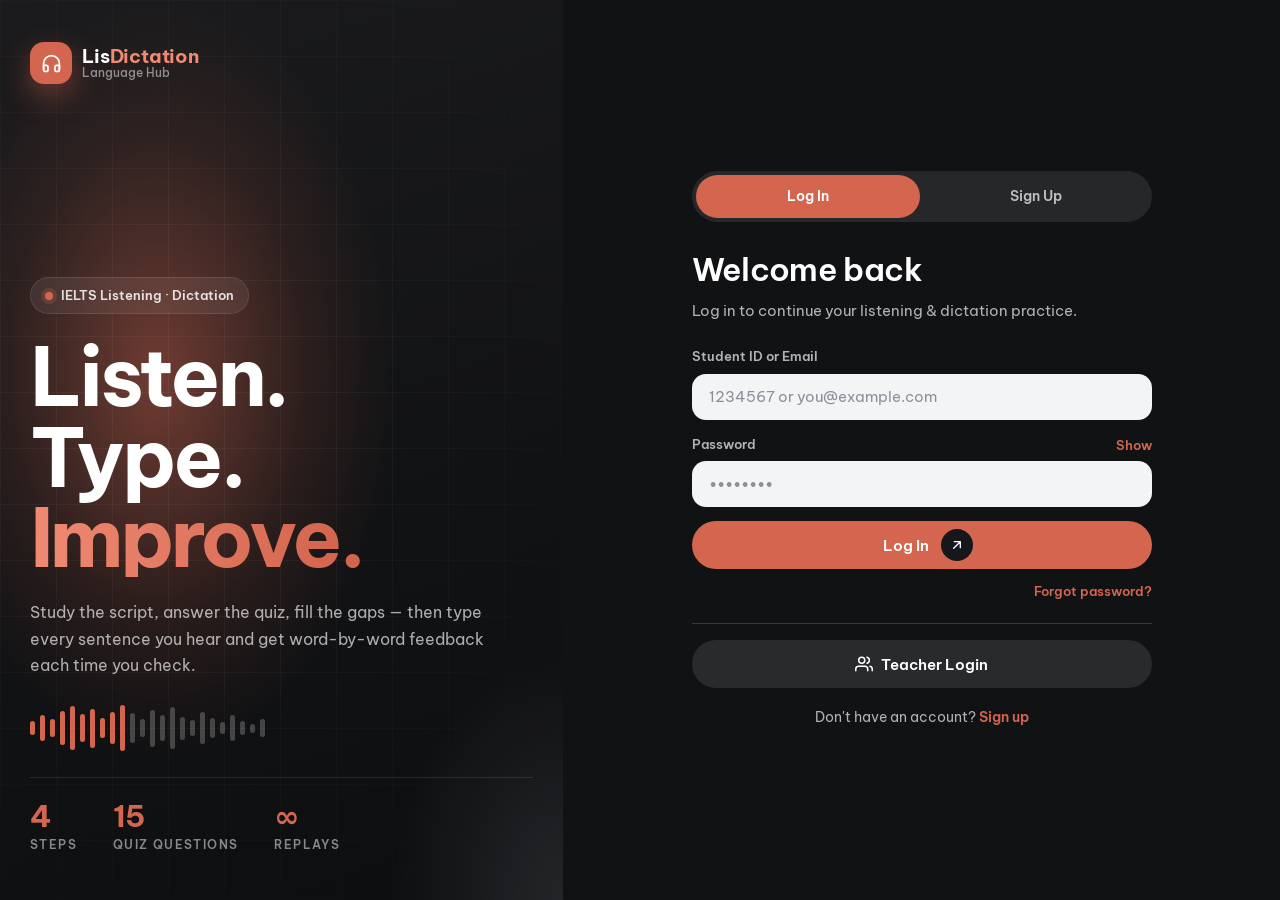
<file: teacher.html>
<!DOCTYPE html>
<html lang="en">
<head>
<meta charset="UTF-8">
<meta name="viewport" content="width=device-width, initial-scale=1.0">
<link rel="icon" type="image/svg+xml" href="favicon.svg?v=2">
<title>ListenDictation</title>
<link rel="stylesheet" href="ld-theme.css?v=9">
<style>
/* shared chrome, cards, buttons, forms, tables → ld-theme.css */
.tab-pills{display:flex;gap:4px;background:var(--ld-surface-2);border-radius:var(--radius-pill);padding:4px;margin:0 auto}
.tab-strip-btn{display:inline-flex;align-items:center;gap:7px;padding:8px 16px;border:none;background:transparent;border-radius:var(--radius-pill);font-family:var(--font-body);font-size:13px;font-weight:600;color:var(--ld-ink-2);cursor:pointer;white-space:nowrap;transition:var(--transition)}
.tab-strip-btn:hover{color:var(--ld-ink)}
.tab-strip-btn.active{background:var(--ld-ink);color:#fff}
.tab-count{display:inline-block;min-width:20px;padding:0 6px;border-radius:100px;background:var(--ld-accent);color:#fff;font-size:11px;line-height:20px;text-align:center}
@media(max-width:860px){.topbar{flex-wrap:wrap}.tab-pills{order:3;width:100%;justify-content:space-between}.tab-strip-btn{flex:1;justify-content:center;padding:8px 6px}}
@media(max-width:640px){.topbar{flex-wrap:wrap}.tab-strip-btn{font-size:12.5px;gap:5px}.tab-strip-btn .ic{display:none}}
.form-row{display:flex;gap:10px;flex-wrap:wrap;align-items:flex-end}
.form-row > div{flex:1 1 140px}
.toolbar{display:flex;gap:10px;align-items:flex-end;flex-wrap:wrap;margin-bottom:14px}
.toolbar .form-select,.toolbar .form-input{width:auto}
table.ld-table th{user-select:none}
table.ld-table td{white-space:nowrap}
.badge-green{background:var(--ld-ok-lt);color:var(--ld-ok)}
.badge-grey{background:var(--ld-surface-2);color:var(--ld-ink-3)}
.badge-code{background:var(--ld-slate-lt);color:var(--ld-ink);font-family:var(--font-mono)}
.sub-tabs{display:flex;align-items:center;gap:6px;flex-wrap:wrap;margin-bottom:14px}
.sub-tab{display:inline-flex;align-items:center;gap:7px;padding:9px 16px;border:none;border-radius:var(--radius-pill);background:var(--ld-surface);color:var(--ld-ink-2);font-family:var(--font-body);font-size:13px;font-weight:600;cursor:pointer;transition:var(--transition)}
.sub-tab:hover{color:var(--ld-ink)}
.sub-tab.active{background:var(--ld-ink);color:#fff}
.sub-count{min-width:20px;padding:0 6px;border-radius:100px;background:var(--ld-surface-2);color:var(--ld-ink);font-size:11px;line-height:20px;text-align:center}
.sub-tab.active .sub-count{background:rgba(255,255,255,.18);color:#fff}
.class-card.clickable{cursor:pointer}
.class-card.clickable:hover{background:var(--ld-slate-lt)}
td.mono{font-family:var(--font-mono);font-size:12.5px}
.row-actions{display:flex;gap:6px;justify-content:flex-end}
th[data-sort="asc"]::after{content:" ↑";color:var(--ld-accent)}
th[data-sort="desc"]::after{content:" ↓";color:var(--ld-accent)}
.ld-modal-bg .ld-row{gap:10px}
@media(max-width:640px){
  .hide-sm{display:none}
  .row-actions .btn{padding:7px 9px}
  .row-actions .btn span{display:none}
}
.class-card{display:flex;justify-content:space-between;align-items:center;gap:10px;flex-wrap:wrap;padding:14px 16px;border-radius:18px;background:var(--ld-surface-2);margin-bottom:8px}
.class-sub{font-size:12px;color:var(--ld-ink-3);margin-top:3px}
.class-card .btn-secondary{background:#fff}
.class-card .btn-secondary:hover:not(:disabled){background:var(--ld-slate-lt)}
.np-row td{vertical-align:middle}
.np-row.done td{opacity:.45}
.np-class{font-weight:700;color:var(--ld-ink)}
.np-btp{font-weight:600}
.np-period{font-family:var(--font-mono);font-size:12px;color:var(--ld-ink-3)}
.np-done{display:inline-flex;align-items:center;gap:6px;font-size:12px;font-weight:600;color:var(--ld-ink-2);cursor:pointer;user-select:none}
.np-done input{width:18px;height:18px;accent-color:var(--ld-accent);cursor:pointer}
.np-undo{background:none;border:none;color:var(--ld-accent);font-weight:600;font-size:12px;cursor:pointer;text-decoration:underline;font-family:var(--font-body)}
.placeholder{text-align:center;padding:40px 20px;color:var(--ld-ink-3);font-size:13.5px}
.info-line{display:flex;gap:8px;align-items:flex-start;font-size:12.5px;color:var(--ld-ink-2);margin-top:10px;background:var(--ld-surface-2);border-radius:14px;padding:10px 14px}
.info-line .ic{width:16px;height:16px;flex:0 0 auto;margin-top:2px}

/* ── Session Detail overlay ── */
#detail-overlay{position:fixed;inset:0;background:var(--ld-canvas);color:var(--ld-ink);z-index:500;overflow-y:auto;display:none}
#detail-overlay.show{display:block}
.dt-topbar{position:sticky;top:12px;background:var(--ld-surface);border-radius:22px;box-shadow:var(--shadow-sm);padding:12px 14px 12px 18px;display:flex;align-items:center;gap:12px;flex-wrap:wrap;z-index:2;width:calc(100% - 32px);max-width:1000px;margin:12px auto 0}
.dt-topbar h2{font-family:var(--font-display);font-weight:600;font-size:1.05rem;color:var(--ld-ink);margin:0}
.dt-topbar .dt-sub{font-size:12px;color:var(--ld-ink-3);font-family:var(--font-mono)}
.dt-close{display:inline-flex;align-items:center;gap:6px;background:var(--ld-surface-2);border:none;color:var(--ld-ink);border-radius:var(--radius-pill);padding:9px 16px;font-size:13px;font-weight:600;cursor:pointer;font-family:var(--font-body)}
.dt-close:hover{background:var(--ld-slate-lt)}
@media(max-width:640px){.dt-topbar{position:static;width:calc(100% - 20px);margin-top:10px}.dt-topbar .ld-mark{display:none}}
.dt-wrap{max-width:1000px;margin:0 auto;padding:18px 16px 60px}
.dt-meta{display:grid;grid-template-columns:repeat(auto-fit,minmax(150px,1fr));gap:10px;margin-bottom:12px}
.dt-meta-item{background:var(--ld-surface);border-radius:18px;padding:12px 16px}
.dt-meta-item .k{font-size:11.5px;color:var(--ld-ink-3);margin-bottom:2px}
.dt-meta-item .v{font-size:13.5px;font-weight:600;color:var(--ld-ink)}
.dt-stats{display:grid;grid-template-columns:repeat(auto-fit,minmax(140px,1fr));gap:10px;margin-bottom:18px}
.dt-stat-card{border-radius:22px;padding:18px 18px 16px;background:var(--ld-surface)}
.dt-stat-card:nth-child(2){background:var(--ld-slate)}
.dt-stat-card:nth-child(3){background:var(--ld-charcoal);color:#fff}
.dt-stat-card:nth-child(4){background:var(--ld-accent);color:#fff}
.dt-stat-card .n{font-size:2.1rem;font-weight:400;letter-spacing:-.03em;font-family:var(--font-display);line-height:1.1}
.dt-stat-card .l{font-size:12.5px;opacity:.75;margin-top:4px;font-weight:600}
.dt-tabs{display:flex;gap:4px;background:var(--ld-surface);border-radius:var(--radius-pill);padding:4px;margin-bottom:16px;max-width:460px}
.dt-tab-btn{flex:1;display:inline-flex;align-items:center;justify-content:center;gap:7px;padding:9px;border:none;background:transparent;border-radius:var(--radius-pill);font-family:var(--font-body);font-size:13px;font-weight:600;color:var(--ld-ink-2);cursor:pointer}
.dt-tab-btn.active{background:var(--ld-ink);color:#fff}
.dt-pane{display:none}
.dt-pane.active{display:block}
.dt-sentence{background:var(--ld-surface);border-left:4px solid var(--ld-slate);border-radius:18px;padding:14px 18px;margin-bottom:10px}
.dt-sentence.ok{border-left-color:var(--ld-ok)}
.dt-sentence.bad{border-left-color:var(--ld-danger)}
.dt-sentence .sn{font-size:11.5px;font-weight:600;color:var(--ld-ink-3);margin-bottom:6px}
.dt-sentence .target{font-size:12.5px;color:var(--ld-ink-2);margin-bottom:6px;line-height:1.6}
.dt-sentence .typed{font-size:14px;line-height:1.9}
.dt-try{display:flex;gap:10px;align-items:baseline;font-size:14px;line-height:1.9;padding:2px 0}
.dt-try + .dt-try{border-top:1px dashed var(--ld-line)}
.dt-try.final{font-size:14.5px}
.dt-try-n{flex:0 0 auto;min-width:46px;text-align:center;font-size:11px;font-weight:700;border-radius:100px;padding:1px 8px;line-height:1.7}
.dt-try-n.bad{background:var(--ld-danger-lt);color:var(--ld-danger)}
.dt-try-n.ok{background:var(--ld-ok-lt);color:var(--ld-ok)}
.dt-w-ok{color:var(--ld-ok);font-weight:700}
.dt-w-bad{color:var(--ld-danger);font-weight:700;text-decoration:line-through}
.dt-w-miss{color:var(--ld-warn);font-weight:800}
.dt-gf-sum{font-size:13px;color:var(--ld-ink-2);margin-bottom:10px}
.dt-gf-script{background:var(--ld-surface);border-radius:22px;padding:18px 22px;font-size:14.5px;line-height:2}
.dt-gf-script p{margin:0 0 6px}
.dt-gf-no{color:var(--ld-ink-3);font-size:12px}
.dt-gf-ok{color:var(--ld-ok);font-weight:800;text-decoration:underline;text-underline-offset:3px}
.dt-gf-bad{color:var(--ld-danger);font-weight:800;text-decoration:line-through}
.dt-q{background:var(--ld-surface);border-radius:20px;padding:16px 18px;margin-bottom:12px}
.dt-q-tag{display:inline-block;font-size:11px;font-weight:600;padding:3px 11px;border-radius:100px;margin-bottom:8px}
.dt-q-tag.content{background:var(--ld-accent-lt);color:var(--ld-accent-dk)}
.dt-q-tag.vocab{background:var(--ld-slate-lt);color:var(--ld-ink-2)}
.dt-q-text{font-size:14px;font-weight:600;color:var(--ld-ink);margin-bottom:9px}
.dt-opt{display:flex;align-items:center;gap:8px;padding:8px 12px;border-radius:12px;font-size:13px;margin-bottom:5px;background:var(--ld-surface-2);color:var(--ld-ink-2);border:1.5px solid transparent}
.dt-opt .ic{width:15px;height:15px}
.dt-opt.correct{border-color:var(--ld-ok);background:var(--ld-ok-lt);color:var(--ld-ok);font-weight:700}
.dt-opt.chosen-wrong{border-color:var(--ld-danger);background:var(--ld-danger-lt);color:var(--ld-danger);font-weight:700}
.dt-empty{color:var(--ld-ink-3);font-size:13px;padding:30px;text-align:center;background:var(--ld-surface);border-radius:20px}
.dt-doc-btn{display:inline-flex;align-items:center;gap:7px;background:var(--ld-ink);color:#fff;border-radius:var(--radius-pill);padding:9px 16px;font-size:13px;font-weight:600;text-decoration:none}
.dt-doc-btn:hover{background:#2B2E35}
.dt-archived{background:var(--ld-surface);border-radius:22px;padding:36px 24px;text-align:center;color:var(--ld-ink-2);font-size:13.5px;line-height:1.7}
.dt-archived .dt-doc-btn{margin-top:14px;font-size:14px;padding:11px 22px}
</style>
</head>
<body class="wide">
<div class="topbar">
  <span class="ld-logo"><span class="ld-mark"><i data-ic="headphones"></i></span><span class="ld-logo-name">LisDictation<small>Teacher Dashboard</small></span></span>
  <div class="tab-pills">
    <button class="tab-strip-btn active" id="tab-btn-practice" onclick="switchTab('practice')"><i data-ic="bell"></i><span class="tab-label">New Practice</span><span class="tab-count hidden" id="np-count"></span></button>
    <button class="tab-strip-btn" id="tab-btn-classes" onclick="switchTab('classes')"><i data-ic="users"></i><span class="tab-label">Classes</span></button>
    <button class="tab-strip-btn" id="tab-btn-sessions" onclick="switchTab('sessions')"><i data-ic="progress"></i><span class="tab-label">Sessions</span></button>
  </div>
  <div class="topbar-right">
    <span class="topbar-user" id="tb-user"></span>
    <button class="topbar-btn round" onclick="LD.session.logout()" title="Log out"><i data-ic="logout"></i></button>
  </div>
</div>

<div class="wrap">
  <!-- ═══ NEW PRACTICE ═══ -->
  <div id="tab-practice">
    <div class="card">
      <div class="card-title"><span><i data-ic="bell"></i>New Practice</span>
        <span style="display:flex;gap:10px;align-items:center">
          <span class="muted tb-hide-sm">The 2 newest exercises per class with completed work (all 3 parts) since you last marked them Done</span>
          <button class="topbar-btn round" onclick="loadNewPractice()" title="Refresh"><i data-ic="refresh"></i></button>
        </span>
      </div>
      <div style="overflow:auto">
        <table class="ld-table">
          <thead><tr><th>Class</th><th>New session</th><th>Period</th><th></th><th>Done</th></tr></thead>
          <tbody id="np-tbody"><tr><td colspan="5" style="color:var(--ld-ink-3)">Loading…</td></tr></tbody>
        </table>
      </div>
    </div>
  </div>

  <!-- ═══ CLASSES ═══ -->
  <div id="tab-classes" class="hidden">
    <div class="sub-tabs" role="tablist">
      <button class="sub-tab active" id="ct-btn-classes" onclick="switchClassTab('classes')"><i data-ic="users"></i>Classes</button>
      <button class="sub-tab" id="ct-btn-carchive" onclick="switchClassTab('carchive')"><i data-ic="archive"></i>Class Archive<span class="sub-count" id="ct-count-carchive"></span></button>
      <button class="sub-tab" id="ct-btn-sarchive" onclick="switchClassTab('sarchive')"><i data-ic="archive"></i>Student Archive<span class="sub-count" id="ct-count-sarchive"></span></button>
      <button class="topbar-btn round" onclick="loadClasses()" title="Refresh" style="margin-left:auto"><i data-ic="refresh"></i></button>
    </div>

    <!-- Lớp đang học -->
    <div id="ct-pane-classes">
      <div class="card">
        <div class="card-title"><span><i data-ic="plus"></i>Create New Class</span></div>
        <div class="form-row">
          <div style="flex:2 1 200px"><label class="form-label">Class Name</label><input class="form-input" id="new-class-name" placeholder="e.g. DH21NA1"></div>
          <div><label class="form-label">Academic Year</label><input class="form-input" id="new-class-year" placeholder="2025-2026"></div>
          <div><label class="form-label">Semester</label><input class="form-input" id="new-class-semester" placeholder="Sem 1"></div>
          <button class="btn btn-primary" onclick="createClass()" style="flex:0 0 auto">Create Class <span class="ld-go"><i data-ic="plus"></i></span></button>
        </div>
        <div id="new-class-result" style="margin-top:12px;font-size:13.5px"></div>
      </div>
      <div class="card">
        <div class="card-title"><span><i data-ic="users"></i>Class List</span>
          <button class="btn btn-secondary btn-sm" onclick="syncPeers(true, this)" title="Update the students' Peer Comparison from all finished exercises"><i data-ic="refresh"></i>Sync Peers</button></div>
        <div id="classes-list">Loading…</div>
      </div>
    </div>

    <!-- Lớp đã lưu trữ: bấm vào để xem danh sách SV cũ -->
    <div id="ct-pane-carchive" class="hidden">
      <div class="card">
        <div class="card-title"><span><i data-ic="archive"></i>Class Archive</span><span class="muted">Click a class to see its former students</span></div>
        <div id="carchive-list">Loading…</div>
      </div>
    </div>

    <!-- SV đã lưu trữ (riêng lẻ hoặc cùng lớp) -->
    <div id="ct-pane-sarchive" class="hidden">
      <div class="card">
        <div class="card-title"><span><i data-ic="archive"></i>Student Archive</span>
          <span class="search-pill"><i data-ic="search"></i><input class="form-input" id="sarchive-search" placeholder="Search ID / name / class…" oninput="renderStudentArchive()"></span>
        </div>
        <div style="overflow:auto">
          <table class="ld-table"><thead><tr>
            <th onclick="sortList('sarchive','studentId')" id="sarchive-th-studentId">Student ID</th>
            <th onclick="sortList('sarchive','fullName')" id="sarchive-th-fullName">Full Name</th>
            <th onclick="sortList('sarchive','className')" id="sarchive-th-className">Class</th>
            <th class="hide-sm">Email</th><th class="hide-sm">Archived</th><th></th>
          </tr></thead><tbody id="sarchive-tbody"></tbody></table>
        </div>
        <div id="sarchive-count" class="muted" style="margin-top:10px"></div>
      </div>
    </div>

    <!-- Danh sách SV của 1 lớp (dùng chung cho lớp đang học và lớp lưu trữ) -->
    <div class="card hidden" id="roster-card">
      <div class="card-title"><span><i data-ic="user"></i><span id="roster-title">Students in Class</span></span>
        <span style="display:flex;gap:6px;flex-wrap:wrap">
          <span id="roster-actions"></span>
          <button class="btn btn-secondary btn-sm" onclick="closeRoster()"><i data-ic="x"></i>Close</button>
        </span>
      </div>
      <div id="roster-note" class="muted" style="margin:-4px 0 10px"></div>
      <div style="overflow:auto">
        <table class="ld-table"><thead><tr>
          <th onclick="sortList('roster','studentId')" id="roster-th-studentId">Student ID</th>
          <th onclick="sortList('roster','fullName')" id="roster-th-fullName">Full Name</th>
          <th class="hide-sm">Email</th><th class="hide-sm">Phone</th><th class="hide-sm">Status</th><th></th>
        </tr></thead><tbody id="roster-tbody"></tbody></table>
      </div>
    </div>
  </div>

  <!-- ═══ SESSIONS DASHBOARD ═══ -->
  <div id="tab-sessions" class="hidden">
    <!-- Filter card — GV phải chọn filter TRƯỚC, data không tự load -->
    <div class="card">
      <div class="card-title"><span><i data-ic="filter"></i>Load Results</span>
        <span class="muted">Select and Load</span>
      </div>
      <!-- Row 1: Lớp + Book + Test + Part -->
      <div class="toolbar" style="margin-bottom:10px">
        <div>
          <label class="form-label">Lớp</label>
          <select class="form-select" id="sess-filter-class" style="min-width:160px"><option value="">— All classes —</option></select>
        </div>
        <div>
          <label class="form-label">Book</label>
          <select class="form-select" id="sess-filter-book" style="min-width:130px">
            <option value="">— All results —</option>
            <option>Cam11</option><option>Cam12</option><option>Cam13</option><option>Cam14</option>
            <option>Cam15</option><option>Cam16</option><option>Cam17</option><option>Cam18</option>
            <option>Cam19</option><option>Cam20</option><option>Cam21</option><option>Cam22</option>
            <option>Cam23</option><option>Cam24</option><option>Cam25</option><option>Cam26</option>
            <option>Cam27</option><option>Cam28</option><option>Cam29</option><option>Cam30</option>
          </select>
        </div>
        <div>
          <label class="form-label">Test</label>
          <select class="form-select" id="sess-filter-test" style="min-width:120px">
            <option value="">— All results —</option>
            <option>1</option><option>2</option><option>3</option><option>4</option>
            <option>5</option><option>6</option><option>7</option><option>8</option>
            <option>9</option><option>10</option><option>11</option><option>12</option>
          </select>
        </div>
        <div>
          <label class="form-label">Part</label>
          <select class="form-select" id="sess-filter-part" style="min-width:120px">
            <option value="">— All results —</option>
            <option>1</option><option>2</option><option>3</option><option>4</option>
            <option>5</option><option>6</option><option>7</option><option>8</option>
          </select>
        </div>
      </div>
      <!-- Row 2: Thời gian + nút Load + Export -->
      <div class="toolbar">
        <div>
          <label class="form-label">Time Range</label>
          <select class="form-select" id="sess-time-preset" onchange="applyTimePreset()" style="min-width:160px">
            <option value="all">All results</option>
            <option value="7">Last 7 days</option>
            <option value="14">Last 14 days</option>
            <option value="30">Last 30 days</option>
            <option value="custom">Custom range…</option>
          </select>
        </div>
        <div id="sess-custom-range" style="display:none;gap:8px;align-items:flex-end">
          <div>
            <label class="form-label">From</label>
            <input type="date" class="form-input" id="sess-filter-from" style="width:150px">
          </div>
          <div>
            <label class="form-label">To</label>
            <input type="date" class="form-input" id="sess-filter-to" style="width:150px">
          </div>
        </div>
        <button class="btn btn-primary" id="btn-load-sessions" onclick="loadFilteredSessions()"><i data-ic="progress"></i>Load Results</button>
        <div style="flex:1"></div>
        <button class="btn btn-secondary" onclick="exportCsv()"><i data-ic="download"></i>Export CSV</button>
      </div>
      <div class="info-line"><i data-ic="report"></i><span><b>Details</b> shows a student's answers; <b>Report</b> opens the full review (script, vocabulary, quiz / gap-fill / dictation) that the student also sees.</span></div>
      <div style="margin-top:12px">
        <span class="search-pill" style="width:100%;max-width:320px"><i data-ic="search"></i><input class="form-input" id="sess-search" placeholder="Filter by student name / book…" style="width:100%" oninput="renderSessionsTable()"></span>
      </div>
      <!-- Trạng thái ban đầu -->
      <div id="sess-placeholder" class="placeholder">
        Select the filters and click <b>Load Results</b> to see the results.
      </div>
      <div id="sess-table-wrap" style="display:none;overflow:auto;margin-top:8px">
        <table class="ld-table">
          <thead><tr>
            <th onclick="sessSort('bookTestPart')">Book/Test/Part</th>
            <th onclick="sessSort('studentId')">Student ID</th>
            <th onclick="sessSort('studentName')">Student Name</th>
            <th onclick="sessSort('className')">Class</th>
            <th onclick="sessSort('startTime')">Date</th>
            <th onclick="sessSort('durationMin')">Duration</th>
            <th onclick="sessSort('quizScore')">Quiz</th>
            <th onclick="sessSort('gapFillScore')">Gap-fill</th>
            <th onclick="sessSort('dictationAccuracy')">Dictation</th>
            <th onclick="sessSort('totalScore')">Total Score</th>
            <th>Details</th>
          </tr></thead>
          <tbody id="sessions-tbody"></tbody>
        </table>
      </div>
      <div id="sess-count" class="muted" style="margin-top:10px"></div>
    </div>
  </div>
</div>

<!-- ═══ SESSION DETAIL (overlay) ═══ -->
<div id="detail-overlay">
  <div class="dt-topbar">
    <span class="ld-mark" style="width:38px;height:38px;border-radius:12px"><i data-ic="report"></i></span>
    <div><h2 id="dt-title">Session Detail</h2><span class="dt-sub" id="dt-subtitle"></span></div>
    <span style="flex:1"></span>
    <a class="dt-doc-btn hidden" id="dt-doc-link" target="_blank" rel="noopener">Report</a>
    <button class="dt-close" onclick="closeDetail()"><i data-ic="x"></i>Close</button>
  </div>
  <div class="dt-wrap">
    <div class="dt-meta" id="dt-meta"></div>
    <div class="dt-stats" id="dt-stats"></div>
    <div class="dt-archived hidden" id="dt-archived"></div>
    <div class="dt-tabs" id="dt-tabs">
      <button class="dt-tab-btn" id="dt-tab-btn-dictation" onclick="switchDetailTab('dictation')"><i data-ic="pen"></i>Dictation</button>
      <button class="dt-tab-btn" id="dt-tab-btn-gapfill" onclick="switchDetailTab('gapfill')"><i data-ic="puzzle"></i>Gap-fill</button>
      <button class="dt-tab-btn" id="dt-tab-btn-quiz" onclick="switchDetailTab('quiz')"><i data-ic="quiz"></i>Quiz</button>
    </div>
    <div class="dt-pane" id="dt-pane-dictation"></div>
    <div class="dt-pane" id="dt-pane-gapfill"></div>
    <div class="dt-pane" id="dt-pane-quiz"></div>
  </div>
</div>

<!-- ═══ EDIT STUDENT ═══ -->
<div class="ld-modal-bg" id="edit-modal" onclick="if(event.target===this)closeEdit()">
  <div class="ld-auth-card" style="max-width:460px">
    <div class="ld-auth-title" style="font-size:1.3rem;text-align:left">Edit student</div>
    <p class="ld-auth-sub" style="text-align:left;margin-bottom:16px" id="edit-sub"></p>
    <div class="ld-row">
      <div class="ld-field"><label class="ld-label" for="ed-sid">Student ID</label><input class="ld-input" id="ed-sid"></div>
      <div class="ld-field"><label class="ld-label" for="ed-class">Class</label><select class="ld-input form-select" id="ed-class"></select></div>
    </div>
    <div class="ld-field"><label class="ld-label" for="ed-name">Full Name</label><input class="ld-input" id="ed-name"></div>
    <div class="ld-row">
      <div class="ld-field"><label class="ld-label" for="ed-email">Email</label><input class="ld-input" id="ed-email" type="email"></div>
      <div class="ld-field"><label class="ld-label" for="ed-phone">Phone</label><input class="ld-input" id="ed-phone"></div>
    </div>
    <div class="ld-hint" style="margin:-4px 0 16px">Đổi mã SV → SV đăng nhập bằng mã mới, mật khẩu giữ nguyên. Đổi lớp → bài đã làm vẫn giữ ở lớp cũ trong tab Sessions.</div>
    <button class="ld-btn ld-btn-primary" id="ed-save" onclick="saveEdit()">Save changes</button>
    <div style="text-align:center;margin-top:12px"><a href="#" class="ld-link" style="color:var(--ld-ink-2)" onclick="closeEdit();return false">Cancel</a></div>
  </div>
</div>

<script src="ld-common.js?v=12"></script>
<script>
var App = { classes: [], students: [], roster: null, editing: null, sessions: [], sessSortKey: 'startTime', sessSortDir: -1, filterOptionsLoaded: false,
  practice: [] };

(function init() {
  var s = LD.session.require('Teacher');
  if (!s) return;
  document.getElementById('tb-user').innerHTML = '<span class="tb-av">' + LD.esc((s.user.fullName || '?').trim().split(/\s+/).pop().charAt(0).toUpperCase()) + '</span><span class="tb-name">' + LD.esc(s.user.fullName) + '</span>';
  loadClasses();
  loadNewPractice(); // tab mặc định khi GV đăng nhập
  syncPeers(false);  // Peer Comparison của SV: đồng bộ nền, chỉ báo khi lỗi
})();

// Peer Comparison (tab Peers của SV) lấy số liệu từ đây: bù bài cũ, ẩn SV đã lưu trữ/chuyển lớp.
async function syncPeers(force, btn) {
  if (btn) { btn.disabled = true; btn.dataset.html = btn.innerHTML; btn.innerHTML = '<span class="spinner"></span> Syncing…'; }
  var r = await LD.api('teacher.syncPeers', { force: !!force });
  if (btn) { btn.disabled = false; btn.innerHTML = btn.dataset.html; }
  if (r.success) {
    if (force) LD.toast('Peers updated' + (r.written ? ' (' + r.written + ' written)' : ' (already up to date)') + ' — ' +
      (r.perClass || []).map(function (c) { return c.className + ': ' + c.exercises + ' exercise' + (c.exercises === 1 ? '' : 's'); }).join(' · '), 'ok', 9000);
    return;
  }
  if (/Unknown action|không có trong bản Firebase/i.test(r.error || '')) return; // bản Google Sheet cũ: không có Peers
  LD.toast('Peer Comparison chưa cập nhật được: ' + (/quyền/i.test(r.error || '') ? 'hãy Publish file firestore.rules mới trên Firebase rồi bấm Sync Peers.' : r.error), 'err', 8000);
}

var TABS = ['practice', 'classes', 'sessions'];
function switchTab(tab) {
  TABS.forEach(function (t) {
    document.getElementById('tab-' + t).classList.toggle('hidden', t !== tab);
    document.getElementById('tab-btn-' + t).classList.toggle('active', t === tab);
  });
  // Khi GV mở tab Sessions lần đầu: chỉ load filter options (lớp + book), KHÔNG load toàn bộ sessions
  if (tab === 'sessions' && !App.filterOptionsLoaded) loadFilterOptions();
}

// ── CLASSES ──
async function createClass() {
  var name = document.getElementById('new-class-name').value.trim();
  if (!name) { LD.toast('Enter a class name.', 'err'); return; }
  var r = await LD.api('teacher.createClass', {
    className: name, academicYear: document.getElementById('new-class-year').value.trim(), semester: document.getElementById('new-class-semester').value.trim()
  });
  if (!r.success) { LD.toast(r.error || 'Could not create the class', 'err'); return; }
  document.getElementById('new-class-result').innerHTML = LD.icon('checkCircle') + ' Created class <b>' + LD.esc(r.className) + '</b> — class code: <span class="badge badge-code">' + r.classId + '</span> (share this code with students so they can register)';
  document.getElementById('new-class-name').value = ''; document.getElementById('new-class-year').value = ''; document.getElementById('new-class-semester').value = '';
  loadClasses();
}
// ── CLASSES: lớp đang học, Class Archive, Student Archive ──
// Tải lớp + toàn bộ SV của GV 1 lần; các bảng lọc/sắp xếp tại chỗ.
async function loadClasses() {
  var el = document.getElementById('classes-list');
  el.innerHTML = '<span class="spinner"></span> Loading…';
  var res = await Promise.all([LD.api('teacher.getClasses', {}), LD.api('teacher.getRoster', {})]);
  var r = res[0], st = res[1];
  if (!r.success) { el.innerHTML = '<span style="color:var(--ld-danger)">Error: ' + LD.esc(r.error) + '</span>'; return; }
  App.classes = r.data;
  App.students = (st.success && st.data) || [];
  renderClassLists();
  renderStudentArchive();
  if (App.roster) renderRoster();
}
function classById(id) { return App.classes.find(function (c) { return c.ClassID === id; }); }
function jsq(s) { return LD.esc(String(s)).replace(/'/g, "\\'"); }
function renderClassLists() {
  var active = App.classes.filter(function (c) { return c.Status !== 'Archived'; });
  var archived = App.classes.filter(function (c) { return c.Status === 'Archived'; });
  var card = function (c, isArchived) {
    var former = App.students.filter(function (s) { return s.classId === c.ClassID; }).length;
    return '<div class="class-card' + (isArchived ? ' clickable' : '') + '"' + (isArchived ? ' onclick="viewRoster(\'' + c.ClassID + '\')"' : '') + '>' +
      '<div><b>' + LD.esc(c.ClassName) + '</b> <span class="badge badge-code">' + c.ClassID + '</span> ' +
      (isArchived ? '<span class="badge badge-grey">Archived</span>' : '') +
      '<div class="class-sub">' + LD.esc((c.AcademicYear || '') + ' ' + (c.Semester || '')) + ' · ' +
      (isArchived ? former + ' former students' + (c.ArchivedAt ? ' · archived ' + LD.fmtDate(c.ArchivedAt).split(' ')[0] : '') : c.StudentCount + ' students') + '</div></div>' +
      '<div style="display:flex;gap:6px" onclick="event.stopPropagation()">' +
      '<button class="btn btn-secondary btn-sm" onclick="viewRoster(\'' + c.ClassID + '\')">' + LD.label('users', isArchived ? 'Students' : 'Roster') + '</button>' +
      (isArchived
        ? '<button class="btn btn-secondary btn-sm" onclick="restoreClass(\'' + c.ClassID + '\',this)">' + LD.label('refresh', 'Restore') + '</button>'
        : '<button class="btn btn-secondary btn-sm" onclick="archiveClass(\'' + c.ClassID + '\',this)">' + LD.label('archive', 'Archive') + '</button>') +
      '</div></div>';
  };
  document.getElementById('classes-list').innerHTML = active.length ? active.map(function (c) { return card(c, false); }).join('')
    : '<p class="muted" style="font-size:13px">No active classes.</p>';
  document.getElementById('carchive-list').innerHTML = archived.length ? archived.map(function (c) { return card(c, true); }).join('')
    : '<p class="muted" style="font-size:13px">No archived classes.</p>';
  var setCount = function (id, n) { var e = document.getElementById(id); e.textContent = n || ''; e.classList.toggle('hidden', !n); };
  setCount('ct-count-carchive', archived.length);
  setCount('ct-count-sarchive', App.students.filter(function (s) { return s.status === 'Archived'; }).length);
}
function switchClassTab(tab) {
  ['classes', 'carchive', 'sarchive'].forEach(function (t) {
    document.getElementById('ct-pane-' + t).classList.toggle('hidden', t !== tab);
    document.getElementById('ct-btn-' + t).classList.toggle('active', t === tab);
  });
  closeRoster();
}

// Sắp xếp: bấm tiêu đề cột; mã SV so theo số (IE41-2 < IE41-10)
App.sorts = { roster: { key: 'studentId', dir: 1 }, sarchive: { key: 'studentId', dir: 1 } };
function sortRows(rows, which) {
  var o = App.sorts[which];
  return rows.slice().sort(function (a, b) {
    return o.dir * String(a[o.key] || '').localeCompare(String(b[o.key] || ''), 'vi', { numeric: true, sensitivity: 'base' });
  });
}
function sortList(which, key) {
  var o = App.sorts[which];
  o.dir = o.key === key ? -o.dir : 1; o.key = key;
  which === 'roster' ? renderRoster() : renderStudentArchive();
}
function markSort(which) {
  var o = App.sorts[which];
  document.querySelectorAll('[id^="' + which + '-th-"]').forEach(function (th) {
    var k = th.id.slice(which.length + 4);
    th.dataset.sort = k === o.key ? (o.dir > 0 ? 'asc' : 'desc') : '';
  });
}

function viewRoster(classId) {
  App.roster = classId;
  renderRoster();
  var card = document.getElementById('roster-card');
  card.classList.remove('hidden');
  card.scrollIntoView({ behavior: 'smooth', block: 'start' });
}
function closeRoster() { App.roster = null; document.getElementById('roster-card').classList.add('hidden'); }
function renderRoster() {
  var c = classById(App.roster);
  if (!c) { closeRoster(); return; }
  var isArchived = c.Status === 'Archived';
  var all = App.students.filter(function (s) { return s.classId === c.ClassID; });
  // Lớp đang học: chỉ SV đang học (SV đã lưu trữ ở tab Student Archive). Lớp lưu trữ: mọi SV cũ.
  var rows = isArchived ? all : all.filter(function (s) { return s.status === 'Active'; });
  var gone = all.length - rows.length;
  document.getElementById('roster-title').textContent = (isArchived ? 'Former students of ' : 'Students in ') + c.ClassName;
  document.getElementById('roster-note').textContent = isArchived
    ? 'This class is archived. Restore the class to bring back the students archived with it.'
    : rows.length + ' students' + (gone ? ' · ' + gone + ' archived (see Student Archive)' : '');
  document.getElementById('roster-actions').innerHTML = isArchived
    ? '<button class="btn btn-secondary btn-sm" onclick="restoreClass(\'' + c.ClassID + '\',this)">' + LD.label('refresh', 'Restore class') + '</button>'
    : (rows.length ? '<button class="btn btn-secondary btn-sm" onclick="archiveClass(\'' + c.ClassID + '\',this)">' + LD.label('archive', 'Archive class') + '</button>' : '');
  markSort('roster');
  document.getElementById('roster-tbody').innerHTML = rows.length ? sortRows(rows, 'roster').map(function (s) {
    return '<tr><td class="mono">' + LD.esc(s.studentId) + '</td><td>' + LD.esc(s.fullName) + '</td><td class="hide-sm">' + LD.esc(s.email) + '</td><td class="hide-sm">' + LD.esc(s.phone) + '</td>' +
      '<td class="hide-sm"><span class="badge ' + (s.status === 'Active' ? 'badge-green' : 'badge-grey') + '">' + s.status + '</span></td>' +
      '<td><div class="row-actions">' + studentButtons(s) + '</div></td></tr>';
  }).join('') : '<tr><td colspan="6" style="color:var(--ld-ink-3)">No students in this class yet.</td></tr>';
}
function studentButtons(s) {
  return '<button class="btn btn-secondary btn-sm" onclick="openEdit(\'' + jsq(s.uid) + '\')">' + LD.label('pen', 'Edit') + '</button>' +
    (s.status === 'Active'
      ? '<button class="btn btn-secondary btn-sm" onclick="setStudentArchived(\'' + jsq(s.uid) + '\',true,this)">' + LD.label('archive', 'Archive') + '</button>'
      : '<button class="btn btn-secondary btn-sm" onclick="setStudentArchived(\'' + jsq(s.uid) + '\',false,this)">' + LD.label('refresh', 'Restore') + '</button>');
}
function renderStudentArchive() {
  var term = (document.getElementById('sarchive-search').value || '').trim().toLowerCase();
  var rows = App.students.filter(function (s) {
    return s.status === 'Archived' && (!term || [s.studentId, s.fullName, s.className, s.email].join(' ').toLowerCase().indexOf(term) >= 0);
  });
  markSort('sarchive');
  document.getElementById('sarchive-tbody').innerHTML = rows.length ? sortRows(rows, 'sarchive').map(function (s) {
    var c = classById(s.classId);
    return '<tr><td class="mono">' + LD.esc(s.studentId) + '</td><td>' + LD.esc(s.fullName) + '</td>' +
      '<td>' + LD.esc(s.className) + (c && c.Status === 'Archived' ? ' <span class="badge badge-grey">archived class</span>' : '') + '</td>' +
      '<td class="hide-sm">' + LD.esc(s.email) + '</td>' +
      '<td class="hide-sm"><span class="badge badge-grey">' + (s.archivedBy === 'class' ? 'with class' : 'individually') + '</span></td>' +
      '<td><div class="row-actions">' + studentButtons(s) + '</div></td></tr>';
  }).join('') : '<tr><td colspan="6" style="color:var(--ld-ink-3)">' + (term ? 'No match.' : 'No archived students.') + '</td></tr>';
  document.getElementById('sarchive-count').textContent = rows.length ? rows.length + ' archived student(s)' : '';
}

async function busy(btn, fn) {
  var orig = btn ? btn.innerHTML : '';
  if (btn) { btn.disabled = true; btn.innerHTML = '<span class="spinner"></span>'; }
  try { return await fn(); } finally { if (btn && btn.isConnected) { btn.disabled = false; btn.innerHTML = orig; } }
}
async function setStudentArchived(uid, archived, btn) {
  var s = App.students.find(function (x) { return x.uid === uid; });
  if (!s) return;
  var c = classById(s.classId);
  if (!archived && c && c.Status === 'Archived') {
    LD.toast('Lớp ' + c.ClassName + ' đang lưu trữ. Bấm Edit để chuyển SV sang lớp đang học, rồi Restore.', 'err', 5000);
    return;
  }
  if (archived && !confirm('Lưu trữ ' + s.fullName + ' (' + s.studentId + ')? SV sẽ không đăng nhập được cho tới khi được khôi phục.')) return;
  var r = await busy(btn, function () { return LD.api('teacher.archiveStudent', { studentId: s.studentId, archived: archived }); });
  if (!r.success) { LD.toast(r.error || 'Error', 'err'); return; }
  LD.toast(archived ? 'Đã lưu trữ ' + s.fullName : 'Đã khôi phục ' + s.fullName, 'ok');
  loadClasses();
}
async function archiveClass(classId, btn) {
  var c = classById(classId); if (!c) return;
  var n = App.students.filter(function (s) { return s.classId === classId && s.status === 'Active'; }).length;
  if (!confirm('Lưu trữ lớp ' + c.ClassName + '?\n\n' + n + ' SV đang học sẽ được lưu trữ cùng lớp và không đăng nhập được nữa. Bài đã làm vẫn giữ nguyên.\nCó thể khôi phục lại trong tab Class Archive.')) return;
  var r = await busy(btn, function () { return LD.api('teacher.archiveClass', { classId: classId }); });
  if (!r.success) { LD.toast(r.error || 'Error', 'err'); return; }
  LD.toast('Đã lưu trữ lớp ' + c.ClassName + ' và ' + (r.students || 0) + ' SV', 'ok');
  closeRoster(); loadClasses();
}
async function restoreClass(classId, btn) {
  var c = classById(classId); if (!c) return;
  if (!confirm('Khôi phục lớp ' + c.ClassName + '?\n\nCác SV bị lưu trữ cùng lớp sẽ đăng nhập lại được. SV đã lưu trữ riêng trước đó vẫn ở Student Archive.')) return;
  var r = await busy(btn, function () { return LD.api('teacher.restoreClass', { classId: classId }); });
  if (!r.success) { LD.toast(r.error || 'Error', 'err'); return; }
  LD.toast('Đã khôi phục lớp ' + c.ClassName + ' và ' + (r.students || 0) + ' SV', 'ok');
  closeRoster(); loadClasses();
}

// ── Sửa thông tin SV / đổi lớp ──
function openEdit(uid) {
  var s = App.students.find(function (x) { return x.uid === uid; });
  if (!s) return;
  App.editing = s;
  document.getElementById('edit-sub').textContent = s.fullName + ' · ' + s.studentId + (s.status === 'Archived' ? ' · archived' : '');
  document.getElementById('ed-sid').value = s.studentId || '';
  document.getElementById('ed-name').value = s.fullName || '';
  document.getElementById('ed-email').value = s.email || '';
  document.getElementById('ed-phone').value = s.phone || '';
  // Chỉ chuyển vào lớp đang học; lớp hiện tại luôn có trong danh sách
  document.getElementById('ed-class').innerHTML = App.classes.filter(function (c) { return c.Status !== 'Archived' || c.ClassID === s.classId; })
    .map(function (c) { return '<option value="' + c.ClassID + '"' + (c.ClassID === s.classId ? ' selected' : '') + '>' + LD.esc(c.ClassName) + (c.Status === 'Archived' ? ' (archived)' : '') + '</option>'; }).join('');
  document.getElementById('edit-modal').classList.add('show');
  setTimeout(function () { document.getElementById('ed-name').focus(); }, 50);
}
function closeEdit() { App.editing = null; document.getElementById('edit-modal').classList.remove('show'); }
async function saveEdit() {
  var s = App.editing; if (!s) return;
  var p = { uid: s.uid, studentId: document.getElementById('ed-sid').value.trim(), fullName: document.getElementById('ed-name').value.trim(),
            email: document.getElementById('ed-email').value.trim(), phone: document.getElementById('ed-phone').value.trim(),
            classId: document.getElementById('ed-class').value };
  if (!p.studentId || !p.fullName) { LD.toast('Mã SV và họ tên không được để trống.', 'err'); return; }
  if (p.studentId !== s.studentId && !confirm('Đổi mã SV ' + s.studentId + ' → ' + p.studentId + '?\nSV sẽ đăng nhập bằng mã mới (mật khẩu giữ nguyên).')) return;
  var btn = document.getElementById('ed-save');
  var r = await busy(btn, function () { return LD.api('teacher.updateStudent', p); });
  if (!r.success) { LD.toast(r.error || 'Error', 'err', 5000); return; }
  var moved = p.classId !== s.classId;
  closeEdit();
  LD.toast('Đã lưu ' + p.fullName + (moved ? ' · chuyển sang ' + ((classById(p.classId) || {}).ClassName || p.classId) : ''), 'ok');
  loadClasses();
}

// ── SESSIONS DASHBOARD ──

// Khi mở tab Sessions: chỉ load danh sách lớp (nhẹ) — book/test/part là dropdown cố định
async function loadFilterOptions() {
  try {
    var r = await LD.api('teacher.getClasses', {});
    if (!r.success) return;
    App.filterOptionsLoaded = true;

    var classOpts = r.data.map(function(c){
      return '<option value="' + c.ClassID + '">' + LD.esc(c.ClassName) + (c.Status === 'Archived' ? ' (archived)' : '') + '</option>';
    }).join('');
    ['sess-filter-class'].forEach(function(id){
      var el = document.getElementById(id);
      if (el) el.innerHTML = '<option value="">— All classes —</option>' + classOpts;
    });
  } catch(e) {}
}

function applyTimePreset() {
  var preset = document.getElementById('sess-time-preset').value;
  var customWrap = document.getElementById('sess-custom-range');
  customWrap.style.display = preset === 'custom' ? 'flex' : 'none';
  // Clear custom inputs khi chọn preset khác
  if (preset !== 'custom') {
    document.getElementById('sess-filter-from').value = '';
    document.getElementById('sess-filter-to').value = '';
  }
}

// Build bookTestPart filter string từ 3 dropdown cố định
function buildBookFilter() {
  var book = document.getElementById('sess-filter-book').value;
  var test = document.getElementById('sess-filter-test').value;
  var part = document.getElementById('sess-filter-part').value;
  // Trả object để GAS match chính xác từng field
  return { book: book, test: test, part: part };
}

// Build date range từ preset hoặc custom
function buildDateRange() {
  var preset = document.getElementById('sess-time-preset').value;
  if (preset === 'all') return { fromDate: '', toDate: '' };
  if (preset === 'custom') {
    return {
      fromDate: document.getElementById('sess-filter-from').value,
      toDate: document.getElementById('sess-filter-to').value
    };
  }
  var days = parseInt(preset, 10);
  var to = new Date();
  var from = new Date(to.getTime() - days * 86400000);
  var fmt = function(d){ return d.toISOString().slice(0,10); };
  return { fromDate: fmt(from), toDate: fmt(to) };
}

async function loadFilteredSessions() {
  var classId = document.getElementById('sess-filter-class').value;
  var btp = buildBookFilter();
  var dates = buildDateRange();

  // Phải chọn ít nhất 1 trong: lớp, book, hoặc time preset khác all
  var hasFilter = classId || btp.book || btp.test || btp.part ||
    document.getElementById('sess-time-preset').value !== 'all';
  if (!hasFilter) {
    LD.toast('Chọn lớp, book, hoặc khoảng thời gian để load.', 'err'); return;
  }

  var btn = document.getElementById('btn-load-sessions');
  btn.disabled = true; var orig = btn.innerHTML; btn.innerHTML = '<span class="spinner"></span> Loading…';
  document.getElementById('sess-placeholder').style.display = 'block';
  document.getElementById('sess-placeholder').innerHTML = '<span class="spinner"></span> Đang tải dữ liệu…';
  document.getElementById('sess-table-wrap').style.display = 'none';

  var r = await LD.api('teacher.getFilteredSessions', {
    classId: classId,
    fromDate: dates.fromDate, toDate: dates.toDate,
    bookFilter: btp.book, testFilter: btp.test, partFilter: btp.part
  });
  btn.disabled = false; btn.innerHTML = orig;

  if (!r.success) {
    document.getElementById('sess-placeholder').innerHTML = '<span style="color:var(--ld-danger)">' + LD.esc(r.error) + '</span>';
    return;
  }
  App.sessions = r.data;
  document.getElementById('sess-placeholder').style.display = 'none';
  document.getElementById('sess-table-wrap').style.display = 'block';
  renderSessionsTable();
}

function renderSessionsTable() {
  var q = (document.getElementById('sess-search').value || '').toLowerCase();
  var rows = App.sessions.filter(function (r) {
    return !q || String(r.bookTestPart || '').toLowerCase().indexOf(q) >= 0
      || String(r.studentName || '').toLowerCase().indexOf(q) >= 0
      || String(r.studentId || '').toLowerCase().indexOf(q) >= 0;
  });
  rows.sort(function (a, b) { var x = a[App.sessSortKey], y = b[App.sessSortKey]; return x > y ? App.sessSortDir : x < y ? -App.sessSortDir : 0; });
  document.getElementById('sessions-tbody').innerHTML = rows.length ? rows.map(function (r) {
    return '<tr><td>' + LD.esc(r.bookTestPart || '—') + '</td><td>' + LD.esc(r.studentId || '—') + '</td><td>' + LD.esc(r.studentName) + '</td><td>' + LD.esc(r.className) + '</td>' +
      '<td>' + LD.fmtDate(r.startTime) + '</td><td>' + LD.fmtDuration(r.durationMin) + '</td>' +
      '<td>' + (r.quizScore === 'skipped' ? 'Skipped' : r.quizScore != null ? r.quizScore + '%' : '—') + '</td><td>' + (r.gapFillScore != null ? r.gapFillScore + '%' : '—') + '</td>' +
      '<td>' + (r.dictationAccuracy != null ? r.dictationAccuracy + '%' : '—') + '</td><td><b>' + (r.totalScore != null ? r.totalScore + '%' : '—') + '</b></td>' +
      '<td>' + detailsButton(r.sessionId, r.detailPurged, r.docUrl) + '</td></tr>';
  }).join('') : '<tr><td colspan="11" style="text-align:center;color:var(--ld-ink-3)">Không có kết quả.</td></tr>';
  document.getElementById('sess-count').textContent = rows.length + ' session(s)';
}

async function loadSessions() { return loadFilteredSessions(); }

// ── SESSION DETAIL ──
var DetailApp = { data: null, activeTab: 'dictation' };
async function openDetail(sessionId) {
  document.getElementById('detail-overlay').classList.add('show');
  document.getElementById('dt-title').textContent = 'Session Detail';
  document.getElementById('dt-subtitle').textContent = 'Loading…';
  document.getElementById('dt-meta').innerHTML = '';
  document.getElementById('dt-stats').innerHTML = '';
  document.getElementById('dt-doc-link').classList.add('hidden');
  document.getElementById('dt-archived').classList.add('hidden');
  document.getElementById('dt-tabs').classList.remove('hidden');
  ['dictation', 'gapfill', 'quiz'].forEach(function (t) { document.getElementById('dt-pane-' + t).innerHTML = ''; });
  var r = await LD.api('teacher.getSessionDetail', { sessionId: sessionId });
  if (!r.success) { document.getElementById('dt-subtitle').textContent = 'Error: ' + (r.error || ''); return; }
  DetailApp.data = r.data;
  var d = r.data;
  renderDetailHeader();
  var docLink = document.getElementById('dt-doc-link');
  if (d.DocURL) {
    docLink.href = d.DocURL;
    docLink.target = /^https?:/.test(d.DocURL) ? '_blank' : '_self';
    if (/^https?:/.test(d.DocURL)) docLink.rel = 'noopener'; else docLink.removeAttribute('rel');
    docLink.innerHTML = /^https?:/.test(d.DocURL) ? LD.label('external', 'Google Doc') : LD.label('report', 'Report');
    docLink.classList.remove('hidden');
  }
  // Chi tiết còn trong sheet → trang HTML như cũ. Đã bị dọn (sau 10 ngày) → mở bản lưu trên Google Docs.
  var hasDetail = Array.isArray(d.CorrectedScriptJSON) && d.CorrectedScriptJSON.length > 0;
  if (!hasDetail) {
    document.getElementById('dt-tabs').classList.add('hidden');
    ['dictation', 'gapfill', 'quiz'].forEach(function (t) { document.getElementById('dt-pane-' + t).classList.remove('active'); });
    var box = document.getElementById('dt-archived');
    box.classList.remove('hidden');
    box.innerHTML = d.DocURL
      ? 'The detailed answers were archived on ' + LD.esc(LD.fmtDate(d.DetailPurgedAt)) + ' to keep the sheet light.<br>The full review (script, vocabulary, quiz / gap-fill / dictation answers) is in the Google Doc.' +
        '<br><a class="dt-doc-btn" href="' + LD.esc(d.DocURL) + '" target="_blank" rel="noopener">' + LD.label('external', 'Open Google Doc') + '</a>'
      : 'No detailed answers are stored for this session (it was cleared before Doc archiving existed, or the student has not analysed the script yet).';
    return;
  }
  renderDictationDetail();
  renderGapFillDetail();
  renderQuizDetail();
  var defaultTab = d.DictationJSON ? 'dictation' : (d.GapFillJSON ? 'gapfill' : 'quiz');
  switchDetailTab(defaultTab);
}
function closeDetail() { document.getElementById('detail-overlay').classList.remove('show'); }
function switchDetailTab(tab) {
  DetailApp.activeTab = tab;
  ['dictation', 'gapfill', 'quiz'].forEach(function (t) {
    document.getElementById('dt-tab-btn-' + t).classList.toggle('active', t === tab);
    document.getElementById('dt-pane-' + t).classList.toggle('active', t === tab);
  });
}
function renderDetailHeader() {
  var d = DetailApp.data;
  document.getElementById('dt-title').textContent = d.StudentName + ' — ' + (d.BookTestPart || 'Untitled');
  document.getElementById('dt-subtitle').textContent = d.SessionID;
  var durMin = d.DurationMin != null && d.DurationMin !== '' ? d.DurationMin + ' min' : '—';
  document.getElementById('dt-meta').innerHTML = [
    ['Student', d.StudentName + ' (' + d.StudentID + ')'],
    ['Class', d.ClassName],
    ['Book / Test / Part', d.BookTestPart || '—'],
    ['Start time', LD.fmtDate(d.StartTime)],
    ['Submit time', d.EndTime ? LD.fmtDate(d.EndTime) : '— (in progress)'],
    ['Duration', durMin]
  ].map(function (kv) { return '<div class="dt-meta-item"><div class="k">' + kv[0] + '</div><div class="v">' + LD.esc(String(kv[1])) + '</div></div>'; }).join('');

  document.getElementById('dt-stats').innerHTML = [
    ['Quiz', d.QuizScore === 'skipped' ? 'Skipped' : d.QuizScore != null && d.QuizScore !== '' ? d.QuizScore + '%' : '—'],
    ['Gap-fill', d.GapFillScore != null && d.GapFillScore !== '' ? d.GapFillScore + '%' : '—'],
    ['Dictation', d.DictationAccuracy != null && d.DictationAccuracy !== '' ? d.DictationAccuracy + '%' : '—'],
    ['Total', d.TotalScore != null && d.TotalScore !== '' ? d.TotalScore + '%' : '—']
  ].map(function (kv) { return '<div class="dt-stat-card"><div class="n">' + kv[1] + '</div><div class="l">' + kv[0] + '</div></div>'; }).join('');
}
// Câu SV gõ so với câu gốc (LD.alignWords — cùng cách chấm với trang SV)
function dictLineHtml(target, typed) {
  return LD.alignWords(target, typed || '').ops.map(function (o) {
    if (o.op === 'ok') return '<span class="dt-w-ok">' + LD.esc(o.t) + '</span>';
    if (o.op === 'miss') return '<span class="dt-w-miss" title="missing">' + LD.esc(o.t) + '</span>';
    if (o.op === 'extra') return '<span class="dt-w-bad" title="extra word">' + LD.esc(o.y) + '</span>';
    return '<span class="dt-w-bad" title="typed">' + LD.esc(o.y) + '</span> <span class="dt-w-miss" title="correct">' + LD.esc(o.t) + '</span>';
  }).join(' ');
}
function renderDictationDetail() {
  var d = DetailApp.data, pane = document.getElementById('dt-pane-dictation');
  var dj = d.DictationJSON;
  var sentences = d.CorrectedScriptJSON || [];
  if (!dj || !sentences.length) { pane.innerHTML = '<div class="dt-empty">The student has not done the Dictation part yet.</div>'; return; }
  var answers = dj.answers || [];
  // Các lần bấm Check bị sai (theo thứ tự), rồi tới câu cuối cùng
  pane.innerHTML = '<div class="dt-gf-sum"><span class="dt-w-ok">xanh</span> = gõ đúng · <span class="dt-w-bad">đỏ gạch</span> = gõ sai / thừa · ' +
    '<span class="dt-w-miss">cam</span> = từ đúng bị thiếu hoặc gõ sai</div>' + sentences.map(function (s, i) {
    var st = answers[i] || { typed: '', checked: false };
    var al = LD.alignWords(s, st.typed || '');
    var wrong = LD.dictWrongBeforeFinal(st, al.allCorrect);
    var attempted = st.checked || st.attempted || st.resultHtml || st.typed;
    var tries = wrong.length + (attempted ? 1 : 0);
    return '<div class="dt-sentence ' + (attempted ? (al.allCorrect ? 'ok' : 'bad') : '') + '">' +
      '<div class="sn">Sentence ' + (i + 1) + ' · ' + al.correct + '/' + al.total + ' words' +
      (attempted ? (tries > 1 ? ' · ' + tries + ' tries' : ' · first try') : ' · not attempted') + '</div>' +
      '<div class="target">Target: ' + LD.esc(s) + '</div>' +
      wrong.map(function (w, k) {
        return '<div class="dt-try"><span class="dt-try-n bad">Try ' + (k + 1) + '</span><span>' + dictLineHtml(s, w) + '</span></div>';
      }).join('') +
      '<div class="dt-try final"><span class="dt-try-n ' + (al.allCorrect ? 'ok' : 'bad') + '">' + (wrong.length ? 'Final' : 'Typed') + '</span><span>' + dictLineHtml(s, st.typed) + '</span></div>' +
      '</div>';
  }).join('');
}
// Toàn bộ script; ô điền gạch dưới. Đúng lần đầu → xanh đậm gạch dưới; sai → từ SV điền gạch ngang đỏ + từ đúng xanh.
// firstTryCorrect/firstTryGiven = lần thử ĐẦU (điểm mastery-learning) — SV có thể thử lại đến khi đúng.
function renderGapFillDetail() {
  var d = DetailApp.data, pane = document.getElementById('dt-pane-gapfill');
  var gj = d.GapFillJSON;
  var sentences = d.CorrectedScriptJSON || [];
  if (!gj || !gj.answers || !gj.answers.length) { pane.innerHTML = '<div class="dt-empty">The student has not done the Gap-fill part yet.</div>'; return; }
  var blanks = {};
  gj.answers.forEach(function (a) { (blanks[a.sentenceIdx] = blanks[a.sentenceIdx] || {})[a.wordIdx] = a; });
  var wrong = gj.answers.filter(function (a) { return !a.firstTryCorrect; }).length;
  pane.innerHTML = '<div class="dt-gf-sum">Correct on the first try: <b>' + (gj.answers.length - wrong) + '/' + gj.answers.length + '</b></div>' +
    '<div class="dt-gf-script">' + sentences.map(function (sentence, si) {
      var bs = blanks[si] || {};
      return '<p><span class="dt-gf-no">' + (si + 1) + '.</span> ' + sentence.split(/(\s+)/).map(function (tok, wi) {
        var b = bs[wi];
        if (!b) return LD.esc(tok);
        var m = tok.match(/^([^A-Za-z0-9']*)(.*?)([^A-Za-z0-9']*)$/);
        var core = m[2] || b.actual;
        var shown = b.firstTryGiven != null ? b.firstTryGiven : b.given;
        return LD.esc(m[1]) + (b.firstTryCorrect ? '' : '<span class="dt-gf-bad">' + LD.esc(shown || '(blank)') + '</span> ') +
          '<span class="dt-gf-ok">' + LD.esc(core) + '</span>' + LD.esc(m[3]);
      }).join('') + '</p>';
    }).join('') + '</div>';
}
function renderQuizDetail() {
  var d = DetailApp.data, pane = document.getElementById('dt-pane-quiz');
  var qj = d.QuizJSON;
  if (qj && qj.skipped) { pane.innerHTML = '<div class="dt-empty">The student skipped the Quiz.</div>'; return; }
  if (!qj || !qj.questions || !qj.questions.length) { pane.innerHTML = '<div class="dt-empty">The student has not done the Quiz yet.</div>'; return; }
  var answers = qj.answers || [];
  pane.innerHTML = qj.questions.map(function (q, i) {
    var chosen = answers[i];
    return '<div class="dt-q"><span class="dt-q-tag ' + (q.type === 'content' ? 'content' : 'vocab') + '">' + (q.type === 'content' ? 'Content' : 'Vocabulary') + '</span>' +
      '<div class="dt-q-text">' + (i + 1) + '. ' + LD.esc(q.q) + '</div>' +
      (q.o || []).map(function (o, j) {
        var cls = j === q.a ? 'correct' : (j === chosen ? 'chosen-wrong' : '');
        return '<div class="dt-opt ' + cls + '">' + (j === q.a ? LD.icon('checkCircle') : j === chosen ? LD.icon('x') : LD.icon('circle')) + LD.esc(o) + (j === chosen ? ' <span style="font-weight:500;opacity:.8">(student)</span>' : '') + '</div>';
      }).join('') + '</div>';
  }).join('');
}
function sessSort(key) { App.sessSortDir = App.sessSortKey === key ? -App.sessSortDir : -1; App.sessSortKey = key; renderSessionsTable(); }
async function exportCsv() {
  var dates = buildDateRange();
  var p = { classId: document.getElementById('sess-filter-class').value, fromDate: dates.fromDate, toDate: dates.toDate };
  var r = await LD.api('teacher.exportSessions', p);
  if (!r.success) { LD.toast(r.error || 'Could not export CSV', 'err'); return; }
  var blob = new Blob([r.csv], { type: 'text/csv;charset=utf-8' });
  var a = document.createElement('a');
  a.href = URL.createObjectURL(blob); a.download = 'lisdictation-sessions.csv'; a.click();
}

// Details (trang HTML) khi chi tiết còn trong sheet; quá 10 ngày đã dọn → Open Docs mở thẳng Google Doc
function detailsButton(sessionId, purged, docUrl) {
  if (purged && docUrl) return /^https?:/.test(docUrl)
    ? '<a class="btn btn-secondary btn-sm" href="' + LD.esc(docUrl) + '" target="_blank" rel="noopener" style="text-decoration:none">' + LD.label('external', 'Open Docs') + '</a>'
    : '<a class="btn btn-secondary btn-sm" href="' + LD.esc(docUrl) + '" style="text-decoration:none">' + LD.label('report', 'Report') + '</a>';
  return '<button class="btn btn-secondary btn-sm" onclick="openDetail(\'' + LD.esc(sessionId) + '\')">' + LD.label('eye', 'Details') + '</button>';
}

// ── NEW PRACTICE ──
function fmtDay(iso) {
  var d = new Date(iso);
  return isNaN(d) ? '—' : d.toLocaleDateString('vi-VN', { day: '2-digit', month: '2-digit', year: 'numeric' });
}
async function loadNewPractice() {
  var tb = document.getElementById('np-tbody');
  tb.innerHTML = '<tr><td colspan="5"><span class="spinner"></span> Loading…</td></tr>';
  var r = await LD.api('practice.new', {});
  if (!r.success) { tb.innerHTML = '<tr><td colspan="5" style="color:var(--ld-danger)">' + LD.esc(r.error || 'Error') + '</td></tr>'; return; }
  App.practice = r.data.map(function (g) { g._done = false; return g; });
  renderNewPractice();
}
function updatePracticeCount() {
  var n = App.practice.filter(function (g) { return !g._done; }).length;
  var el = document.getElementById('np-count');
  el.textContent = n; el.classList.toggle('hidden', !n);
}
function renderNewPractice() {
  var tb = document.getElementById('np-tbody');
  updatePracticeCount();
  if (!App.practice.length) { tb.innerHTML = '<tr><td colspan="5" style="text-align:center;color:var(--ld-ink-3);padding:28px">No new practice — you are up to date.</td></tr>'; return; }
  tb.innerHTML = App.practice.map(function (g, i) {
    return '<tr class="np-row' + (g._done ? ' done' : '') + '">' +
      '<td class="np-class">' + LD.esc(g.className) + '</td>' +
      '<td class="np-btp">' + LD.esc(g.bookTestPart) + '</td>' +
      '<td class="np-period">' + fmtDay(g.from) + ' – ' + fmtDay(g.to) + '</td>' +
      '<td><button class="btn btn-secondary btn-sm" onclick="openPracticeInSessions(' + i + ')">' + LD.label('arrowUpRight', 'Open in Sessions') + '</button></td>' +
      '<td>' + (g._done
        ? '<span class="badge badge-green">' + LD.icon('check') + 'Done</span> <button class="np-undo" onclick="undoPracticeDone(' + i + ')">Undo</button>'
        : '<label class="np-done"><input type="checkbox" onchange="markPracticeDone(' + i + ',this)"></label>') + '</td></tr>';
  }).join('');
}
// Chuyển sang tab Sessions, đặt sẵn bộ lọc Lớp + Book/Test/Part của nhóm rồi tải — GV search/sort tiếp ở đó
async function openPracticeInSessions(i) {
  var g = App.practice[i];
  switchTab('sessions');
  if (!App.filterOptionsLoaded) await loadFilterOptions();
  var btp = String(g.bookTestPart);
  var book = (btp.match(/^\s*([^\s·]+)/) || [])[1] || '';
  var test = (btp.match(/Test\s*(\d+)/i) || [])[1] || '';
  var part = (btp.match(/Part\s*(\d+)/i) || [])[1] || '';
  var setSel = function (id, val) {
    var sel = document.getElementById(id);
    if (val && !Array.prototype.some.call(sel.options, function (o) { return o.value === val; })) {
      var o = document.createElement('option'); o.value = val; o.textContent = val; sel.appendChild(o);
    }
    sel.value = val;
  };
  setSel('sess-filter-class', g.classId);
  setSel('sess-filter-book', book); setSel('sess-filter-test', test); setSel('sess-filter-part', part);
  document.getElementById('sess-time-preset').value = 'all'; applyTimePreset();
  document.getElementById('sess-search').value = '';
  loadFilteredSessions();
}
async function markPracticeDone(i, cb) {
  var g = App.practice[i];
  cb.disabled = true;
  // upTo = bài mới nhất đang hiển thị → bài nộp sau thời điểm này vẫn hiện lại ở lần đăng nhập sau
  var r = await LD.api('practice.markDone', { classId: g.classId, bookTestPart: g.bookTestPart, upTo: g.to });
  if (!r.success) { cb.checked = false; cb.disabled = false; LD.toast(r.error || 'Could not save', 'err'); return; }
  g._done = true;
  renderNewPractice();
}
async function undoPracticeDone(i) {
  var g = App.practice[i];
  var r = await LD.api('practice.undoDone', { classId: g.classId, bookTestPart: g.bookTestPart });
  if (!r.success) { LD.toast(r.error || 'Could not undo', 'err'); return; }
  g._done = false;
  renderNewPractice();
}
</script>
</body>
</html>
</file>
<file: ld-theme.css>
@import url('https://fonts.googleapis.com/css2?family=Be+Vietnam+Pro:wght@400;500;600;700&family=JetBrains+Mono:wght@400;500;600&display=swap');
/*───────────────────────────────────────────────────
  LisDictation — shared theme (ld-theme.css)
  "Woolen": soft grey canvas, white rounded panels, black pill actions,
  terracotta accent, slate chips. Font + icon style shared with ArticuWrite
  (Be Vietnam Pro, stroke icons) so the Language Hub apps feel like one family.
───────────────────────────────────────────────────*/
:root{
  /* palette */
  --ld-canvas:    #E7E9EC;   /* page ground */
  --ld-surface:   #FFFFFF;   /* panels */
  --ld-surface-2: #F3F4F6;   /* tiles, fields, chips */
  --ld-line:      #E4E6EA;
  --ld-ink:       #15171C;   /* text + main dark button */
  --ld-ink-2:     #4A4E57;
  --ld-ink-3:     #8A8F99;
  --ld-accent:    #D4664F;   /* terracotta — highlights, active states */
  --ld-accent-dk: #B5523D;
  --ld-accent-lt: #FBE9E4;
  --ld-slate:     #C9CEDA;   /* lavender-grey tile / selected chip */
  --ld-slate-lt:  #E6E9F0;
  --ld-charcoal:  #26282D;
  --ld-ok:        #2E8B57;
  --ld-ok-lt:     #E3F3EA;
  --ld-warn:      #C98A1E;
  --ld-warn-lt:   #FFF4DC;
  --ld-danger:    #C0392B;   /* errors (wrong words, delete) */
  --ld-danger-lt: #FBE4E0;

  /* legacy names used across the pages → mapped onto the new palette */
  --red: var(--ld-danger); --red-dark: #962D21; --red-light: var(--ld-danger-lt); --red-mid: #E07D68;
  --white: #FFFFFF; --off-white: var(--ld-canvas);
  --grey-100: #F3F4F6; --grey-200: #E4E6EA; --grey-400: #A9AEB7; --grey-500: #8A8F99;
  --grey-600: #6B707A; --grey-700: #4A4E57; --grey-800: #2F3238; --black: var(--ld-ink);
  --gold: var(--ld-slate); --gold-light: var(--ld-slate-lt);
  --green: var(--ld-ok); --green-light: var(--ld-ok-lt);
  --teal: #2F7F7A; --blue: #4F6BD8; --navy: var(--ld-ink); --navy2: var(--ld-charcoal);

  /* type */
  --font-display: 'Be Vietnam Pro', system-ui, -apple-system, sans-serif;
  --font-body:    'Be Vietnam Pro', system-ui, -apple-system, sans-serif;
  --font-mono:    'JetBrains Mono', ui-monospace, Menlo, monospace;

  /* shape + depth */
  --radius: 14px; --radius-lg: 24px; --radius-pill: 999px;
  --shadow-sm: 0 2px 10px rgba(21,23,28,.05);
  --shadow-md: 0 10px 30px rgba(21,23,28,.08);
  --shadow-lg: 0 20px 50px rgba(21,23,28,.14);
  --ring: 0 0 0 3px rgba(212,102,79,.25);
  --transition: .18s cubic-bezier(.4,0,.2,1);
}
*,*::before,*::after{box-sizing:border-box;margin:0;padding:0}
html,body{height:100%}
body{font-family:var(--font-body);background:var(--ld-canvas);color:var(--ld-ink);min-height:100vh;font-size:15px;line-height:1.6;-webkit-font-smoothing:antialiased;text-rendering:optimizeLegibility}
h1,h2,h3,h4{font-family:var(--font-display);font-weight:500;letter-spacing:-.02em}
:focus-visible{outline:none;box-shadow:var(--ring);border-radius:10px}
@media (prefers-reduced-motion:reduce){*{animation:none!important;transition:none!important}}

/* ── icons (LD.icon / <i data-ic>) ── */
.ic{width:18px;height:18px;flex:0 0 auto;display:inline-block;vertical-align:-3px}
.ic-lg{width:22px;height:22px}

/* ── logo lockup ── */
.ld-logo{display:inline-flex;align-items:center;gap:10px;text-decoration:none;color:var(--ld-ink)}
.ld-mark{width:42px;height:42px;border-radius:14px;background:var(--ld-ink);color:#fff;display:grid;place-items:center;flex:0 0 auto}
.ld-mark .ic{width:21px;height:21px}
.ld-logo-name{font-weight:700;font-size:1.08rem;line-height:1.1;letter-spacing:-.01em}
.ld-logo-name small{display:block;font-weight:500;font-size:.72rem;color:var(--ld-ink-3);letter-spacing:0}

/* ── auth (login / signup) ── */
.ld-auth-wrap{min-height:100vh;display:grid;place-items:center;padding:24px;background:var(--ld-canvas)}
.ld-auth-card{background:var(--ld-surface);border-radius:28px;padding:38px 36px;max-width:440px;width:100%;box-shadow:var(--shadow-lg);border:none}
@media(max-width:480px){.ld-auth-card{padding:28px 20px;border-radius:24px}}
.ld-auth-head{display:flex;justify-content:center;margin-bottom:20px}
.ld-brand{display:none}
.ld-auth-title{font-family:var(--font-display);font-size:1.7rem;font-weight:600;color:var(--ld-ink);text-align:center;margin-bottom:4px;letter-spacing:-.02em}
.ld-auth-sub{font-size:.92rem;color:var(--ld-ink-2);text-align:center;margin-bottom:24px}

/* ── split auth screen (login / signup) ──────────────────────────────
   One dark surface: introduction on the left, form on the right.
   Phones: short introduction (logo, tag, headline) above the form, same background. */
.ld-login,.ld-signup{background:#111214;color:#fff}
.ld-split{min-height:100svh;display:grid;grid-template-columns:minmax(0,44fr) minmax(0,56fr);background:#111214}
.ld-hero{position:relative;overflow:hidden;isolation:isolate;height:100svh;align-self:start;padding:42px clamp(24px,2.35vw,46px) 46px;color:#fff;display:flex;flex-direction:column;
  background:
    radial-gradient(55% 55% at 28% 42%,rgba(212,102,79,.48) 0%,rgba(212,102,79,.12) 48%,transparent 76%),
    radial-gradient(42% 38% at 100% 100%,rgba(201,206,218,.12) 0%,transparent 72%),
    linear-gradient(160deg,#1B1B1D 0%,#111214 62%,#0D0E10 100%)}
.ld-hero::before{content:"";position:absolute;inset:0;z-index:-1;pointer-events:none;
  background-image:linear-gradient(rgba(255,255,255,.045) 1px,transparent 1px),linear-gradient(90deg,rgba(255,255,255,.045) 1px,transparent 1px);
  background-size:56px 56px;-webkit-mask-image:radial-gradient(80% 70% at 35% 45%,#000 30%,transparent 100%);mask-image:radial-gradient(80% 70% at 35% 45%,#000 30%,transparent 100%)}
.ld-hero .ld-logo{color:#fff}
.ld-hero .ld-mark{background:var(--ld-accent);box-shadow:0 10px 30px rgba(212,102,79,.45)}
.ld-hero .ld-logo-name{font-size:1.2rem}
.ld-hero .ld-logo-name em{font-style:normal;color:#F08A73}
.ld-hero .ld-logo-name small{color:rgba(255,255,255,.5)}
.ld-hero-body{margin-top:auto}
.ld-pill{display:inline-flex;align-items:center;gap:8px;padding:7px 14px;border-radius:var(--radius-pill);background:rgba(255,255,255,.07);border:1px solid rgba(255,255,255,.1);font-size:.82rem;font-weight:600;color:rgba(255,255,255,.85);backdrop-filter:blur(6px)}
.ld-pill .dot{width:8px;height:8px;border-radius:50%;background:var(--ld-accent);box-shadow:0 0 0 4px rgba(212,102,79,.22)}
.ld-hero h1{font-size:clamp(3rem,6.4vw,5.6rem);font-weight:700;line-height:.98;letter-spacing:-.045em;margin:22px 0 22px}
.ld-hero h1 span{display:block}
.ld-hero h1 .hl{color:var(--ld-accent);background:linear-gradient(90deg,#F08A73,#D4664F 60%,#C9573F);-webkit-background-clip:text;background-clip:text;-webkit-text-fill-color:transparent}
.ld-hero p{max-width:470px;color:rgba(255,255,255,.66);font-size:.98rem;line-height:1.7}
.ld-wave{display:flex;align-items:center;gap:5px;height:46px;margin:26px 0 0}
.ld-wave b{display:block;width:5px;border-radius:9px;background:rgba(255,255,255,.22);height:var(--h);animation:ld-wave 1.6s ease-in-out infinite;animation-delay:var(--d)}
.ld-wave b.on{background:var(--ld-accent)}
@keyframes ld-wave{0%,100%{transform:scaleY(.55)}50%{transform:scaleY(1)}}
.ld-stats{display:flex;gap:36px;margin-top:26px;padding-top:22px;border-top:1px solid rgba(255,255,255,.1)}
.ld-stats div{display:flex;flex-direction:column;gap:2px}
.ld-stats b{font-size:1.9rem;font-weight:700;color:var(--ld-accent);line-height:1.1;letter-spacing:-.02em}
.ld-stats span{font-size:.72rem;font-weight:600;letter-spacing:.12em;text-transform:uppercase;color:rgba(255,255,255,.5)}
.ld-form-side{display:grid;place-items:center;min-width:0;padding:44px clamp(28px,5.8vw,114px)}
/* form on the dark surface (the teacher dialogs stay white: they sit outside .ld-split) */
.ld-split .ld-auth-card{width:100%;max-width:460px;padding:32px 0;background:transparent;box-shadow:none;color:#fff}
.ld-split .ld-auth-title{text-align:left;font-size:2rem;color:#fff}
.ld-split .ld-auth-sub{text-align:left}
.ld-split .ld-auth-sub,.ld-split .ld-label,.ld-split .ld-hint,.ld-split .ld-alt{color:rgba(255,255,255,.68)}
.ld-split .ld-hr{border-color:rgba(255,255,255,.16)}
.ld-split .ld-btn-primary{background:var(--ld-accent);color:#fff}
.ld-split .ld-btn-primary:hover:not(:disabled){background:var(--ld-accent-dk);box-shadow:0 12px 30px rgba(212,102,79,.35)}
.ld-split .ld-btn-primary .ld-go{background:#15171C}
.ld-split .ld-btn-ghost{background:rgba(255,255,255,.1);color:#fff}
.ld-split .ld-btn-ghost:hover{background:rgba(255,255,255,.17)}
.ld-seg{display:flex;gap:4px;padding:4px;border-radius:var(--radius-pill);background:rgba(255,255,255,.09);margin-bottom:22px}
.ld-seg a{flex:1;text-align:center;padding:10px;border-radius:var(--radius-pill);font-size:.9rem;font-weight:600;color:rgba(255,255,255,.7);text-decoration:none;transition:var(--transition)}
.ld-seg a:hover{color:#fff}
.ld-seg a.on{background:var(--ld-accent);color:#fff}
@media(min-width:701px) and (max-width:900px){
  .ld-hero{padding:24px}
  .ld-hero h1{font-size:clamp(2.1rem,5.2vw,3.6rem);margin:16px 0 12px}
  .ld-hero p{font-size:.86rem}
  .ld-stats{gap:18px}
  .ld-form-side{padding:28px}
}
@media(max-width:700px){
  .ld-split{grid-template-columns:1fr;align-content:start;padding:22px 20px 32px;
    background:
      radial-gradient(80% 38% at 18% 6%,rgba(212,102,79,.42) 0%,rgba(212,102,79,.10) 50%,transparent 78%),
      linear-gradient(170deg,#1B1B1D 0%,#111214 45%,#0D0E10 100%)}
  .ld-hero{height:auto;padding:0;overflow:visible;background:transparent}
  .ld-hero::before{inset:-22px -20px auto;height:260px}
  .ld-hero-body{margin-top:22px}
  .ld-pill{font-size:.76rem;padding:6px 12px}
  .ld-hero h1{font-size:clamp(2.3rem,11vw,2.9rem);margin:14px 0 0}
  .ld-hero h1 span{display:inline}
  .ld-hero p,.ld-wave,.ld-stats{display:none}
  .ld-form-side{display:block;padding:0}
  .ld-split .ld-auth-card{max-width:none;padding:26px 0 0}
  .ld-split .ld-auth-title{font-size:1.75rem}
}

.ld-field{margin-bottom:14px}
.ld-label{display:block;font-size:.84rem;font-weight:600;color:var(--ld-ink-2);margin-bottom:6px}
.ld-input{width:100%;min-height:46px;padding:11px 16px;border:1.5px solid transparent;border-radius:var(--radius);font-family:var(--font-body);font-size:.95rem;color:var(--ld-ink);background:var(--ld-surface-2);outline:none;transition:var(--transition)}
.ld-input::placeholder{color:var(--ld-ink-3)}
.ld-input:focus{border-color:var(--ld-accent);background:#fff;box-shadow:var(--ring)}
.ld-row{display:grid;grid-template-columns:1fr 1fr;gap:12px}
@media(max-width:480px){.ld-row{grid-template-columns:1fr}}

.ld-btn{display:flex;align-items:center;justify-content:center;gap:8px;width:100%;min-height:48px;padding:12px 20px;border:none;border-radius:var(--radius-pill);font-family:var(--font-body);font-size:.95rem;font-weight:600;cursor:pointer;transition:var(--transition)}
.ld-btn:active{transform:translateY(1px)}
.ld-btn-primary{background:var(--ld-ink);color:#fff}
.ld-btn-primary:hover:not(:disabled){background:#2B2E35;box-shadow:var(--shadow-md)}
.ld-btn-ghost{background:var(--ld-surface-2);color:var(--ld-ink)}
.ld-btn-ghost:hover{background:var(--ld-slate-lt)}
.ld-btn:disabled{opacity:.5;cursor:not-allowed}
/* round arrow at the end of a main button (Get started ↗) */
.ld-go{width:32px;height:32px;margin:-6px -12px -6px 4px;border-radius:50%;background:var(--ld-accent);color:#fff;display:inline-grid;place-items:center;flex:0 0 auto}
.ld-go .ic{width:16px;height:16px}
.ld-spin{display:inline-block;width:16px;height:16px;border:2px solid rgba(255,255,255,.4);border-top-color:#fff;border-radius:50%;animation:ld-spin .7s linear infinite}
@keyframes ld-spin{to{transform:rotate(360deg)}}

.ld-alt{text-align:center;font-size:.9rem;color:var(--ld-ink-2);margin-top:18px}
.ld-alt a{color:var(--ld-accent);font-weight:600;text-decoration:none}
.ld-alt a:hover{text-decoration:underline}
.ld-hr{border-top:1px solid var(--ld-line);margin:20px 0 16px}
.ld-hint{font-size:.78rem;color:var(--ld-ink-3);margin-top:5px;line-height:1.5}
.ld-link{background:none;border:none;color:var(--ld-accent);font-family:var(--font-body);font-size:.82rem;font-weight:600;cursor:pointer;text-decoration:none}

.ld-modal-bg{position:fixed;inset:0;background:rgba(21,23,28,.45);backdrop-filter:blur(3px);z-index:500;display:none;align-items:center;justify-content:center;padding:20px}
.ld-modal-bg.show{display:flex}

/*═══════════ app components (student + teacher) ═══════════*/
/* ── layout + chrome ─────────────────────────────── */
.stick-head{position:sticky;top:12px;z-index:100;width:calc(100% - 32px);max-width:1148px;margin:12px auto 0;display:flex;flex-direction:column;gap:8px}
.topbar{background:var(--ld-surface);border-radius:22px;min-height:64px;display:flex;align-items:center;padding:10px 12px 10px 12px;gap:12px;box-shadow:var(--shadow-sm);flex-wrap:wrap;position:sticky;top:12px;z-index:100;width:calc(100% - 32px);max-width:1148px;margin:12px auto 0}
.stick-head .topbar{position:static;width:100%;margin:0}
.topbar .ld-mark{width:40px;height:40px;border-radius:13px}
.topbar .ld-logo-name{font-size:1rem}
.topbar-right{margin-left:auto;display:flex;align-items:center;gap:8px;flex-wrap:wrap}
.tb-meta{font-size:12.5px;font-weight:600;color:var(--ld-ink-2);white-space:nowrap}
.topbar-user{display:inline-flex;align-items:center;gap:8px;background:var(--ld-surface-2);border-radius:var(--radius-pill);padding:4px 14px 4px 4px;font-size:13px;font-weight:600;color:var(--ld-ink);white-space:nowrap}
.topbar-user:empty{display:none}
.tb-av{width:30px;height:30px;border-radius:50%;background:var(--ld-accent);color:#fff;display:grid;place-items:center;font-size:12.5px;font-weight:700}
.topbar-class{font-size:12px;color:var(--ld-ink-3);font-weight:500}
.topbar-class:empty{display:none}
.topbar-btn{display:inline-flex;align-items:center;gap:7px;background:var(--ld-surface-2);border:none;border-radius:var(--radius-pill);padding:9px 15px;color:var(--ld-ink);font-size:13px;cursor:pointer;font-family:var(--font-body);font-weight:600;transition:var(--transition)}
.topbar-btn:hover{background:var(--ld-slate-lt)}
.topbar-btn.round{width:40px;height:40px;padding:0;justify-content:center}
.audio-bar{background:var(--ld-surface);border-radius:20px;padding:10px 14px;box-shadow:var(--shadow-sm)}
.audio-bar audio{width:100%;height:38px;display:block}
.audio-missing{display:none;margin-top:8px;background:var(--ld-warn-lt);border-radius:14px;padding:10px 14px;font-size:12.5px}
.audio-missing > span{color:#7A5A12;font-weight:600}
.audio-missing input[type=text]{flex:1;min-width:160px;padding:7px 12px;border:none;border-radius:var(--radius-pill);background:#fff;font-size:12px;font-family:var(--font-mono);outline:none}
.wrap{width:100%;max-width:1180px;margin:0 auto;padding:18px 16px 60px}
.wide .wrap{max-width:1320px}
.wide .topbar{max-width:1288px}
@media(max-width:640px){
  .topbar{width:calc(100% - 20px);margin-top:10px;top:8px;border-radius:18px;padding:8px 10px;flex-wrap:nowrap}
  .topbar-right{flex-wrap:nowrap;gap:6px}
  /* phone: only the audio bar stays pinned — the title bar scrolls away to save height */
  .stick-head{display:contents}
  .stick-head .topbar{position:static;width:calc(100% - 20px);margin:10px auto 0}
  .stick-head .audio-bar{position:sticky;top:8px;z-index:100;width:calc(100% - 20px);margin:8px auto 0}
  .tb-name{display:none}
  .topbar-user{padding:4px}
  .topbar .ld-logo-name small{display:none}
  .tb-hide-sm{display:none!important}
  .wrap{padding:14px 10px 60px}
}

/* ── hero (setup) ── */
.hero{display:grid;grid-template-columns:1.7fr 1fr;gap:16px;margin-bottom:16px}
@media(max-width:760px){.hero{grid-template-columns:1fr}}
.hero-main{background:var(--ld-surface);border-radius:var(--radius-lg);padding:26px 26px 22px}
.hero-kicker{font-size:12.5px;font-weight:600;color:var(--ld-ink-3);margin-bottom:6px}
.hero-title{font-size:clamp(1.7rem,3.4vw,2.5rem);font-weight:400;line-height:1.12;letter-spacing:-.03em;color:var(--ld-ink)}
.hero-title b{font-weight:600}
.chips{display:flex;flex-wrap:wrap;gap:8px;margin-top:18px}
.chip{display:inline-flex;align-items:center;gap:7px;padding:8px 14px;border-radius:var(--radius-pill);background:var(--ld-surface-2);font-size:13px;font-weight:600;color:var(--ld-ink)}
.chip .ic{width:16px;height:16px}
.chip.dark{background:var(--ld-ink);color:#fff}
.tile{position:relative;border-radius:var(--radius-lg);padding:22px 22px 70px;cursor:pointer;transition:var(--transition);min-height:170px}
.tile:hover{transform:translateY(-2px);box-shadow:var(--shadow-md)}
.tile-accent{background:var(--ld-accent);color:#fff}
.tile-title{font-size:1.35rem;font-weight:500;letter-spacing:-.02em;display:flex;align-items:center;gap:9px}
.tile-sub{font-size:13px;opacity:.9;margin-top:6px;line-height:1.5}
.tile .round-go{position:absolute;right:16px;bottom:16px}
.round-go{width:44px;height:44px;border-radius:50%;background:var(--ld-ink);color:#fff;display:grid;place-items:center;border:none;cursor:pointer}
.tile-accent .round-go{background:#fff;color:var(--ld-ink)}

/* ── cards + type ── */
.card{background:var(--ld-surface);border-radius:var(--radius-lg);padding:22px;border:none;margin-bottom:16px}
.card-title{font-family:var(--font-display);font-size:1.05rem;font-weight:600;color:var(--ld-ink);margin-bottom:14px;display:flex;align-items:center;gap:10px;flex-wrap:wrap;justify-content:space-between;letter-spacing:-.01em}
.card-title > span{display:inline-flex;align-items:center;gap:10px}
/* the round icon of a card title only (not icons inside its buttons or search box) */
.card-title > .ic,.card-title > span:first-child > .ic{width:36px;height:36px;padding:9px;border-radius:50%;background:var(--ld-surface-2);color:var(--ld-ink)}
.muted{font-size:12px;color:var(--ld-ink-3);font-weight:500}

/* ── buttons ── */
.btn{display:inline-flex;align-items:center;justify-content:center;gap:8px;padding:11px 20px;border:none;border-radius:var(--radius-pill);font-family:var(--font-body);font-size:13.5px;font-weight:600;cursor:pointer;transition:var(--transition);white-space:nowrap;color:var(--ld-ink)}
.btn:hover:not(:disabled){box-shadow:var(--shadow-md)}
.btn:active:not(:disabled){transform:translateY(1px)}
.btn:disabled{opacity:.45;cursor:not-allowed}
.btn-primary{background:var(--ld-ink);color:#fff}
.btn-primary:hover:not(:disabled){background:#2B2E35}
.btn-accent{background:var(--ld-accent);color:#fff}
.btn-accent:hover:not(:disabled){background:var(--ld-accent-dk)}
.btn-secondary{background:var(--ld-surface-2);color:var(--ld-ink)}
.btn-secondary:hover:not(:disabled){background:var(--ld-slate-lt);box-shadow:none}
.btn-secondary.active{background:var(--ld-ink);color:#fff}
.btn-teal,.btn-green{background:var(--ld-ok);color:#fff}
.btn-gold{background:var(--ld-slate);color:var(--ld-ink)}
.btn-warn{background:var(--ld-warn);color:#fff}
.btn-sm{padding:7px 14px;font-size:12.5px}
.btn-sm .ic{width:15px;height:15px}
.btn-full{width:100%}
.btn-lg{padding:15px 22px;font-size:15px}
.btn .ld-go{margin:-8px -14px -8px 6px;width:34px;height:34px}
.hist-range.active{background:var(--ld-ink)!important;color:#fff!important}

/* ── forms ── */
.form-label{display:block;font-size:12.5px;font-weight:600;color:var(--ld-ink-2);margin-bottom:7px}
.form-input,.form-select,.form-textarea{width:100%;padding:11px 15px;border:1.5px solid transparent;border-radius:var(--radius);font-family:var(--font-body);font-size:14px;color:var(--ld-ink);background:var(--ld-surface-2);outline:none;transition:var(--transition)}
.form-select{appearance:none;-webkit-appearance:none;background-image:url("data:image/svg+xml,%3Csvg xmlns='http://www.w3.org/2000/svg' width='12' height='12' viewBox='0 0 24 24' fill='none' stroke='%2315171C' stroke-width='2.5' stroke-linecap='round'%3E%3Cpath d='M6 9l6 6 6-6'/%3E%3C/svg%3E");background-repeat:no-repeat;background-position:right 13px center;padding-right:32px;cursor:pointer}
.form-input[type=file]{padding:8px 10px;font-size:13px}
input[type=file]{font-family:var(--font-body);font-size:12.5px;color:var(--ld-ink-2)}
input[type=file]::file-selector-button{border:none;background:var(--ld-ink);color:#fff;border-radius:var(--radius-pill);padding:7px 14px;margin-right:10px;font-family:var(--font-body);font-weight:600;cursor:pointer}
.form-input:focus,.form-select:focus,.form-textarea:focus{border-color:var(--ld-accent);background:#fff;box-shadow:var(--ring)}
.form-row-3{display:grid;grid-template-columns:2fr 1fr 1fr;gap:8px}
.form-row-3 .form-select{padding-left:12px;padding-right:24px;background-position:right 8px center}
.form-group{margin-bottom:16px}
@media(max-width:640px){.form-row-3{grid-template-columns:1fr}}
.search-pill{position:relative;display:inline-flex;align-items:center}
.search-pill .ic{position:absolute;left:12px;width:16px;height:16px;color:var(--ld-ink-3);pointer-events:none}
.search-pill .form-input{border-radius:var(--radius-pill);padding:8px 14px 8px 34px;width:170px}

/* ── tables + badges ── */
table.ld-table{width:100%;border-collapse:separate;border-spacing:0;font-size:13px}
table.ld-table th{padding:10px 12px;text-align:left;font-size:12px;font-weight:600;color:var(--ld-ink-3);border-bottom:1px solid var(--ld-line);cursor:pointer;white-space:nowrap}
table.ld-table th:hover{color:var(--ld-ink)}
table.ld-table td{padding:12px;border-bottom:1px solid var(--ld-surface-2);font-size:13px}
table.ld-table tbody tr:hover td{background:#FAFAFB}
.hist-toolbar{display:flex;gap:8px;align-items:center;flex-wrap:wrap;margin-bottom:14px}
.hist-title{font-size:1.05rem;font-weight:600;display:inline-flex;align-items:center;gap:10px}
.badge{display:inline-flex;align-items:center;gap:5px;padding:3px 11px;border-radius:100px;font-size:11.5px;font-weight:600}
.badge-gold{background:var(--ld-accent-lt);color:var(--ld-accent-dk)}
.btn-icon-del{background:none;color:var(--ld-danger);padding:6px 9px}
.btn-icon-del:hover:not(:disabled){background:var(--ld-danger-lt);box-shadow:none}
.hidden{display:none!important}
.spinner{display:inline-block;width:15px;height:15px;border:2px solid var(--ld-line);border-top-color:var(--ld-accent);border-radius:50%;animation:spin .7s linear infinite;vertical-align:middle}
@keyframes spin{to{transform:rotate(360deg)}}
</file>
